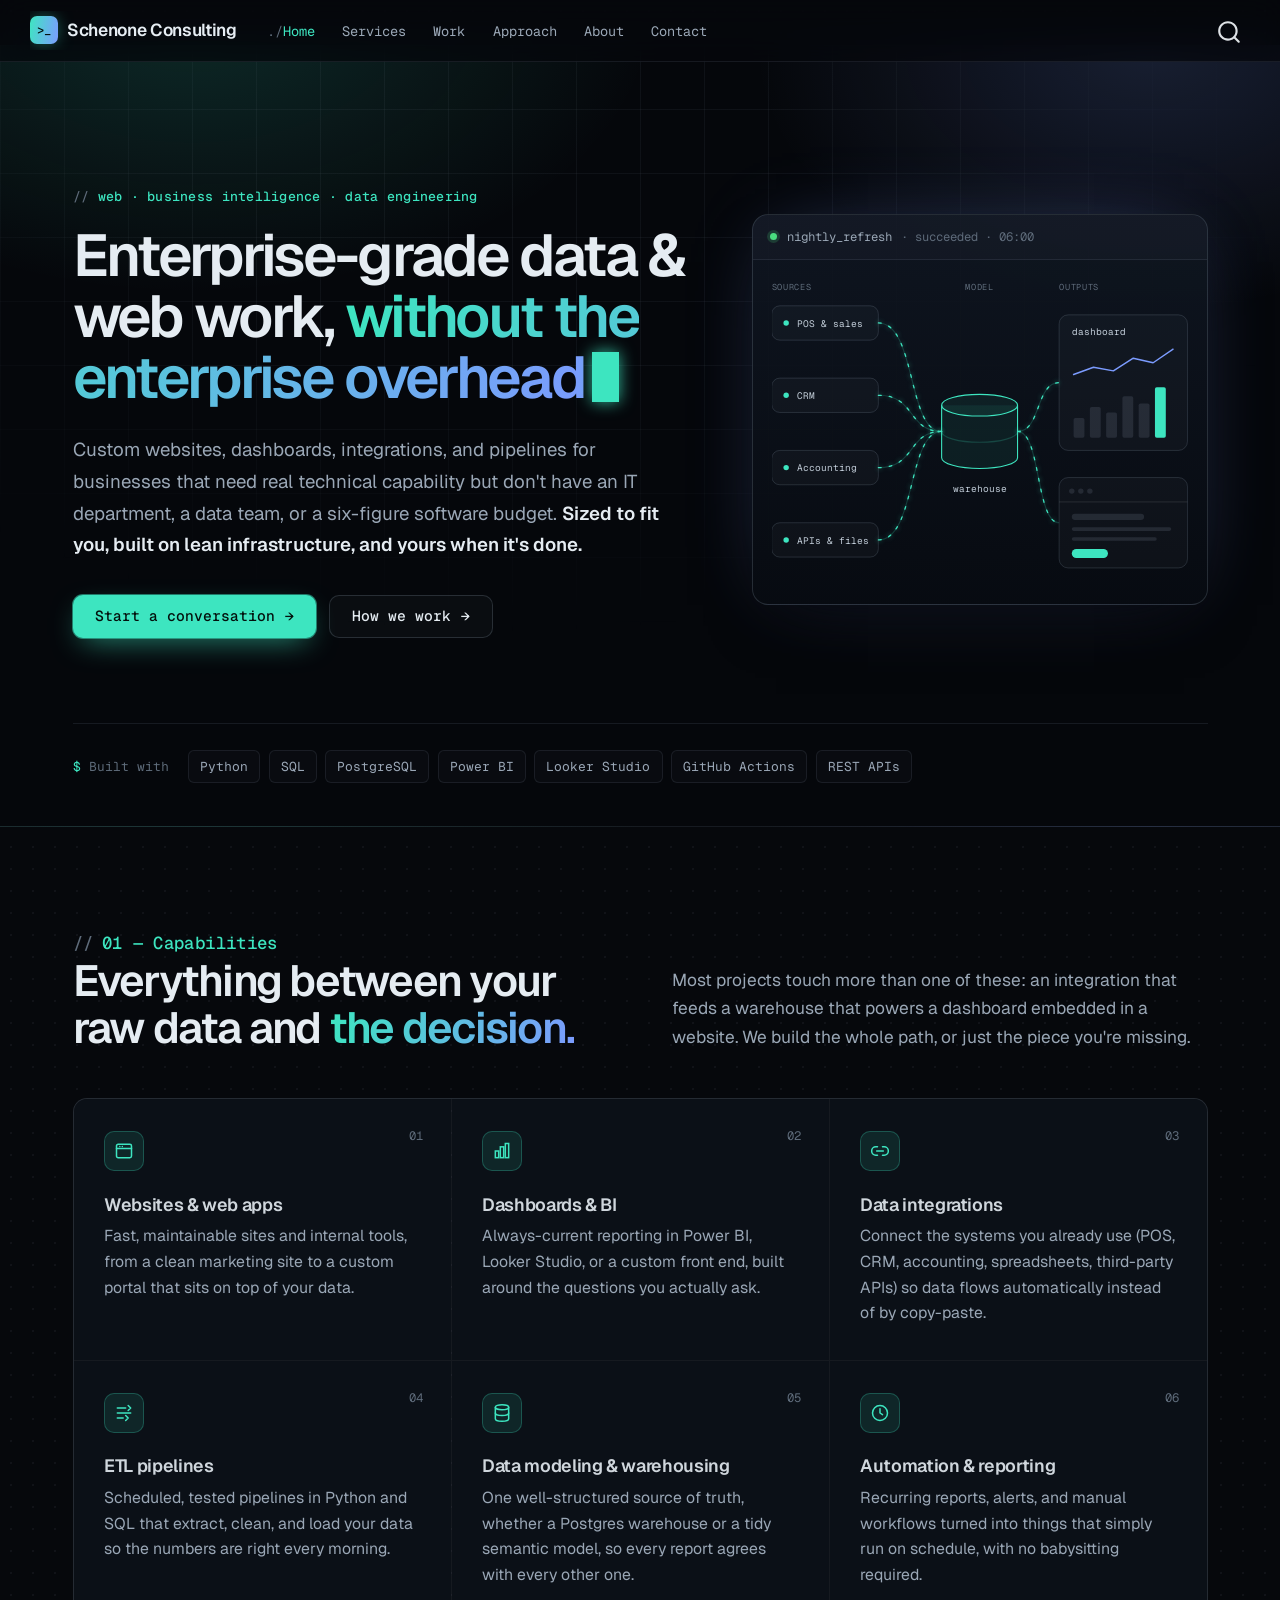
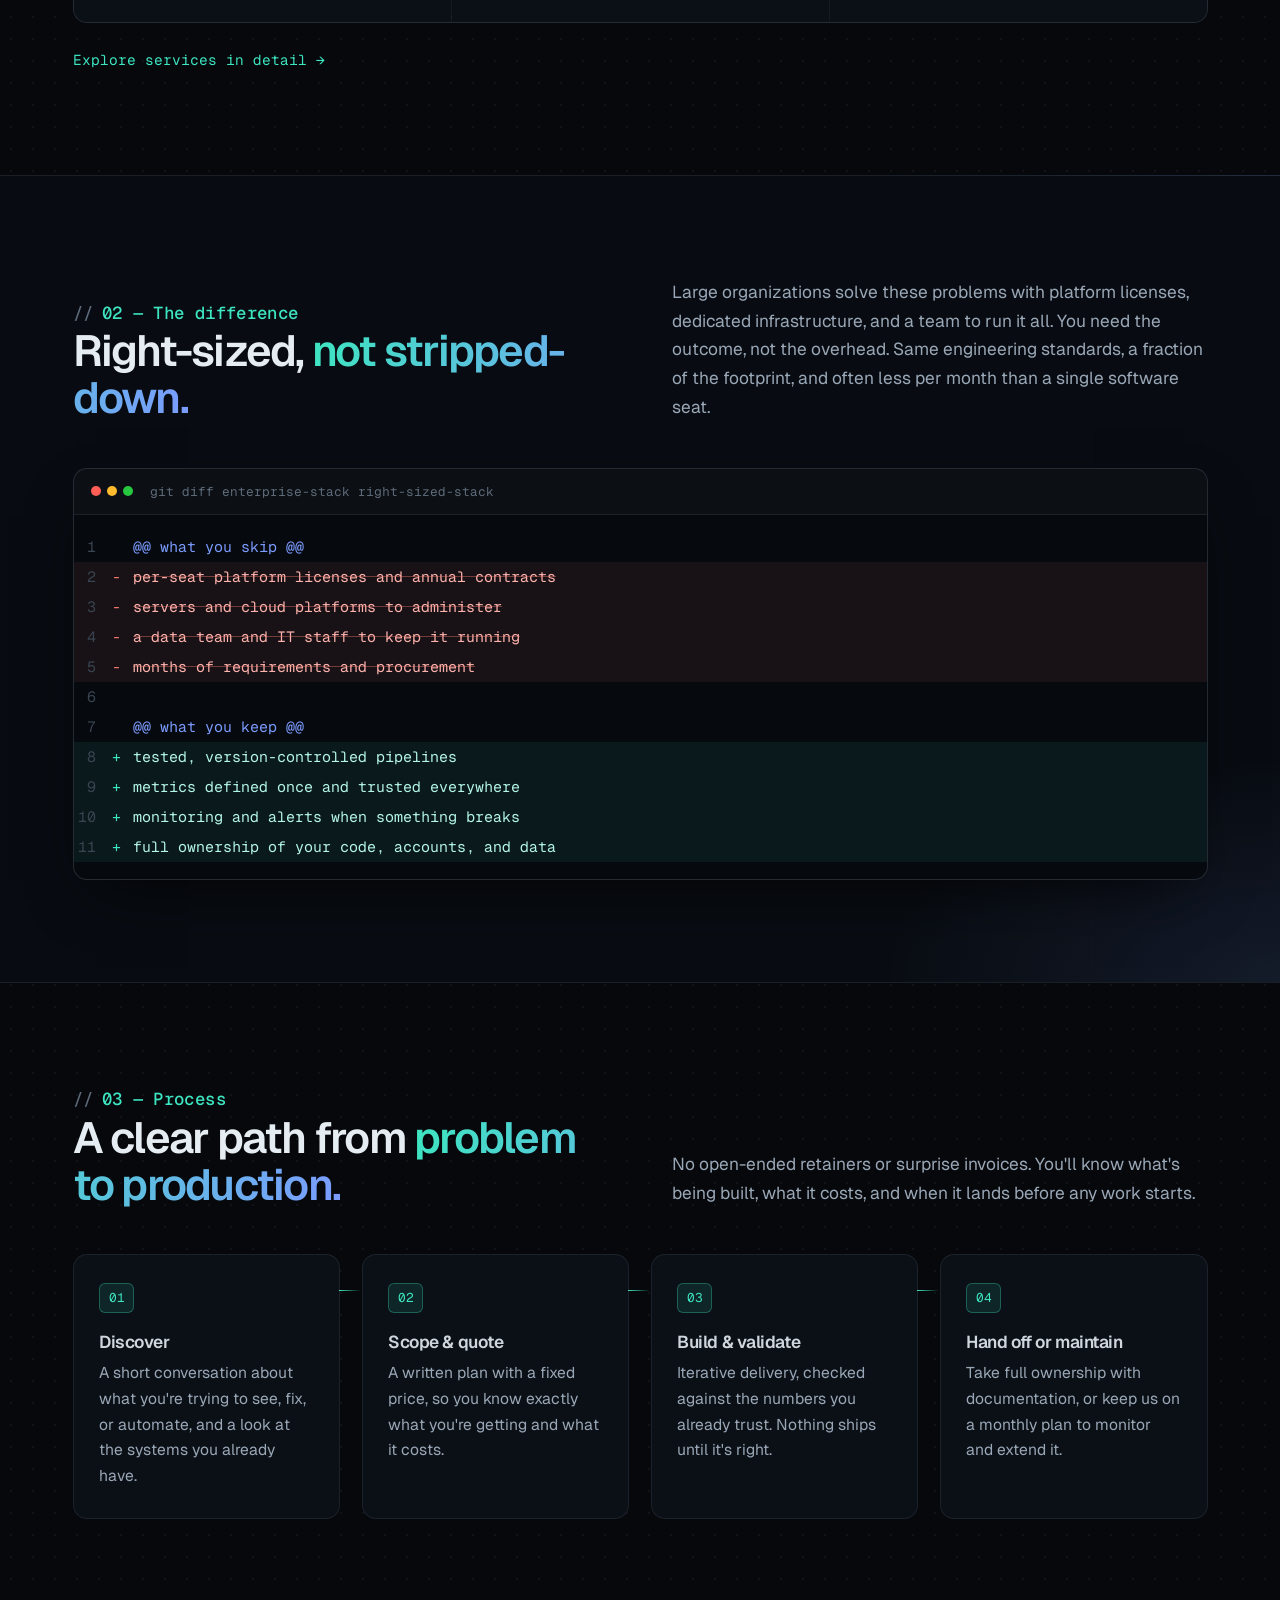
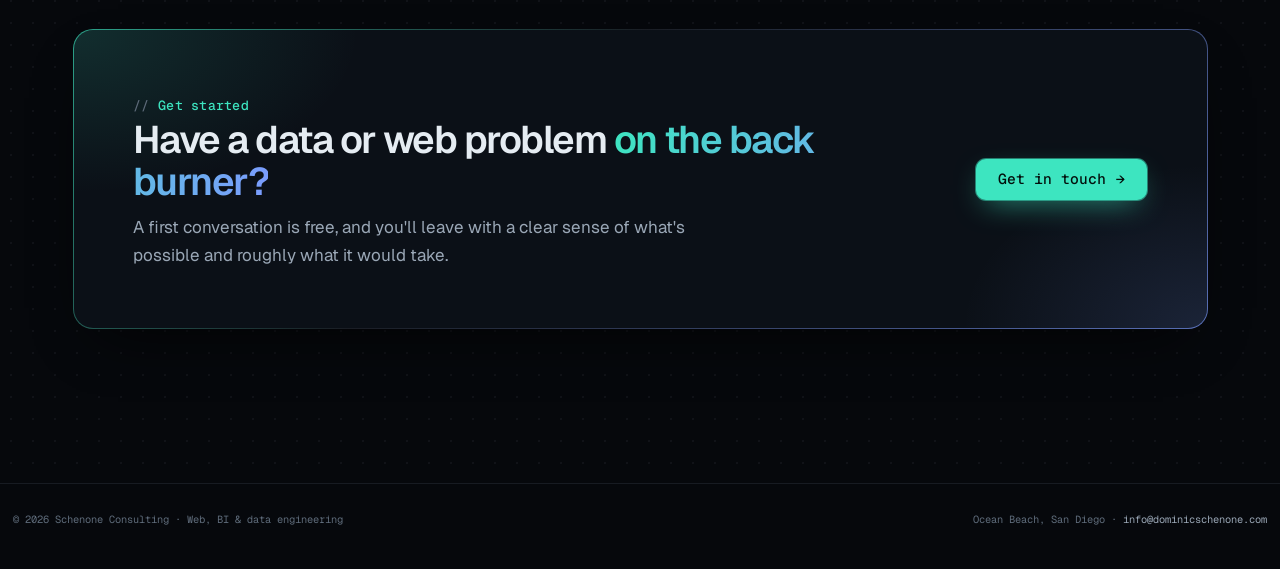
<file: docs/index.html>
<!DOCTYPE html>
<html xmlns="http://www.w3.org/1999/xhtml" lang="en" xml:lang="en"><head>

<meta charset="utf-8">
<meta name="generator" content="quarto-1.10.18">

<meta name="viewport" content="width=device-width, initial-scale=1.0, user-scalable=yes">

<meta name="description" content="Custom websites, dashboards, data integrations, and pipelines, without the enterprise overhead. San Diego based, remote clients welcome.">

<title>Schenone Consulting | Web, BI &amp; Data Engineering – Schenone Consulting</title>
<style>
/* Default styles provided by pandoc.
** See https://pandoc.org/MANUAL.html#variables-for-html for config info.
*/
span.smallcaps{font-variant: small-caps;}
div.columns{display: flex; gap: 1.5em;}
div.column{flex: auto;}
@media screen {
div.columns{gap: min(4vw, 1.5em);}
div.column{overflow-x: auto;}
}
div.hanging-indent{margin-left: 1.5em; text-indent: -1.5em;}
ul.task-list{list-style: none;}
ul.task-list li input[type="checkbox"] {
  width: 0.8em;
  margin: 0 0.8em 0.2em -1em; /* quarto-specific, see https://github.com/quarto-dev/quarto-cli/issues/4556 */ 
  vertical-align: middle;
}
</style>


<script src="site_libs/quarto-nav/quarto-nav.js"></script>
<script src="site_libs/quarto-nav/headroom.min.js"></script>
<script src="site_libs/clipboard/clipboard.min.js"></script>
<script src="site_libs/quarto-search/autocomplete.umd.js"></script>
<script src="site_libs/quarto-search/fuse.min.js"></script>
<script src="site_libs/quarto-search/quarto-search.js"></script>
<meta name="quarto:offset" content="./">
<link href="./favicon.svg" rel="icon" type="image/svg+xml">
<script src="site_libs/quarto-html/quarto.js" type="module"></script>
<script src="site_libs/quarto-html/tabsets/tabsets.js" type="module"></script>
<script src="site_libs/quarto-html/popper.min.js"></script>
<script src="site_libs/quarto-html/tippy.umd.min.js"></script>
<link href="site_libs/quarto-html/tippy.css" rel="stylesheet">
<link href="site_libs/quarto-html/quarto-syntax-highlighting-dark-b85bc7c33db8c58e0ec93c3465666fed.css" rel="stylesheet" id="quarto-text-highlighting-styles">
<script src="site_libs/bootstrap/bootstrap.min.js"></script>
<link href="site_libs/bootstrap/bootstrap-icons.css" rel="stylesheet">
<link href="site_libs/bootstrap/bootstrap-a83cbf62fba41aac237f2af41c0390dd.min.css" rel="stylesheet" append-hash="true" id="quarto-bootstrap" data-mode="dark">
<script id="quarto-search-options" type="application/json">{
  "location": "navbar",
  "copy-button": false,
  "collapse-after": 3,
  "panel-placement": "end",
  "type": "overlay",
  "limit": 50,
  "keyboard-shortcut": [
    "f",
    "/",
    "s"
  ],
  "show-item-context": false,
  "language": {
    "search-no-results-text": "No results",
    "search-matching-documents-text": "matching documents",
    "search-copy-link-title": "Copy link to search",
    "search-hide-matches-text": "Hide additional matches",
    "search-more-match-text": "more match in this document",
    "search-more-matches-text": "more matches in this document",
    "search-clear-button-title": "Clear",
    "search-text-placeholder": "",
    "search-detached-cancel-button-title": "Cancel",
    "search-submit-button-title": "Submit",
    "search-label": "Search"
  }
}</script>
<style>html{ scroll-behavior: smooth; }</style>
<link rel="preconnect" href="https://fonts.googleapis.com">
<link rel="preconnect" href="https://fonts.gstatic.com" crossorigin="">
<link href="https://fonts.googleapis.com/css2?family=Geist:wght@400;500;600;700&amp;family=Geist+Mono:wght@400;500&amp;display=swap" rel="stylesheet">
<meta name="theme-color" content="#06080c">
<!-- Root-relative paths: this file is included verbatim on pages in subfolders too (work/<project>/). -->
<link rel="apple-touch-icon" href="./apple-touch-icon.png">
<!-- Bump ?v= whenever styles.css changes so browsers and Cloudflare fetch the new file -->
<link rel="stylesheet" href="./styles.css?v=2026092804">


<meta property="og:title" content="Schenone Consulting | Web, BI &amp; Data Engineering">
<meta property="og:description" content="Custom websites, dashboards, data integrations, and pipelines, without the enterprise overhead. San Diego based, remote clients welcome.">
<meta property="og:image" content="https://dominicschenone.com/images/og-card.png">
<meta property="og:site_name" content="Schenone Consulting">
<meta property="og:image:height" content="630">
<meta property="og:image:width" content="1200">
<meta name="twitter:title" content="Schenone Consulting | Web, BI &amp; Data Engineering">
<meta name="twitter:description" content="Custom websites, dashboards, data integrations, and pipelines, without the enterprise overhead. San Diego based, remote clients welcome.">
<meta name="twitter:image" content="https://dominicschenone.com/images/og-card.png">
<meta name="twitter:card" content="summary_large_image">
<meta name="twitter:image-height" content="630">
<meta name="twitter:image-width" content="1200">
</head>

<body class="nav-fixed quarto-light">

<div id="quarto-search-results"></div>
  <header id="quarto-header" class="headroom fixed-top">
    <nav class="navbar navbar-expand-lg " data-bs-theme="dark">
      <div class="navbar-container container-fluid">
      <div class="navbar-brand-container mx-auto">
    <a class="navbar-brand" href="./index.html">
    <span class="navbar-title">Schenone Consulting</span>
    </a>
  </div>
            <div id="quarto-search" class="" title="Search"></div>
          <button class="navbar-toggler" type="button" data-bs-toggle="collapse" data-bs-target="#navbarCollapse" aria-controls="navbarCollapse" role="menu" aria-expanded="false" aria-label="Toggle navigation" onclick="if (window.quartoToggleHeadroom) { window.quartoToggleHeadroom(); }">
  <span class="navbar-toggler-icon"></span>
</button>
          <div class="collapse navbar-collapse" id="navbarCollapse">
            <ul class="navbar-nav navbar-nav-scroll me-auto">
  <li class="nav-item">
    <a class="nav-link active" href="./index.html" aria-current="page"> 
<span class="menu-text">Home</span></a>
  </li>  
  <li class="nav-item">
    <a class="nav-link" href="./services.html"> 
<span class="menu-text">Services</span></a>
  </li>  
  <li class="nav-item">
    <a class="nav-link" href="./work.html"> 
<span class="menu-text">Work</span></a>
  </li>  
  <li class="nav-item">
    <a class="nav-link" href="./approach.html"> 
<span class="menu-text">Approach</span></a>
  </li>  
  <li class="nav-item">
    <a class="nav-link" href="./about.html"> 
<span class="menu-text">About</span></a>
  </li>  
  <li class="nav-item">
    <a class="nav-link" href="./contact.html"> 
<span class="menu-text">Contact</span></a>
  </li>  
</ul>
          </div> <!-- /navcollapse -->
            <div class="quarto-navbar-tools">
</div>
      </div> <!-- /container-fluid -->
    </nav>
</header>
<!-- content -->
<div id="quarto-content" class="quarto-container page-columns page-rows-contents page-layout-full page-navbar">
<!-- sidebar -->
<!-- margin-sidebar -->
    
<!-- main -->
<main class="content column-page" id="quarto-document-content"><header id="title-block-header" class="quarto-title-block"></header>




<div class="hero">
  <div class="hero-grid">
    <div class="hero-copy">
      <p class="eyebrow">web · business intelligence · data engineering</p>
      <h1>Enterprise-grade data &amp; web work, <em>without the enterprise overhead</em><span class="cursor"></span></h1>
      <p class="lede">Custom websites, dashboards, integrations, and pipelines for businesses that need real technical capability but don't have an IT department, a data team, or a six-figure software budget. <strong>Sized to fit you, built on lean infrastructure, and yours when it's done.</strong></p>
      <div class="hero-actions">
        <a class="btn-cta" href="contact.html">Start a conversation</a>
        <a class="btn-ghost" href="approach.html">How we work</a>
      </div>
    </div>

    <div class="hero-visual" aria-hidden="true">
      <div class="pv">
        <div class="pv-bar"><span class="pv-dot"></span>nightly_refresh <span class="pv-muted">· succeeded · 06:00</span></div>
        <svg viewbox="0 0 460 340">
          <text class="pv-cap" x="0" y="12">Sources</text>
          <text class="pv-cap" x="230" y="12" text-anchor="middle">Model</text>
          <text class="pv-cap" x="318" y="12">Outputs</text>

          <!-- wires -->
          <path class="pv-wire" d="M118,49 C160,49 150,169 188,169"></path>
          <path class="pv-wire" d="M118,129 C160,129 150,169 188,169"></path>
          <path class="pv-wire" d="M118,209 C160,209 150,169 188,169"></path>
          <path class="pv-wire" d="M118,289 C160,289 150,169 188,169"></path>
          <path class="pv-wire" d="M272,169 C298,169 292,115 318,115"></path>
          <path class="pv-wire" d="M272,169 C298,169 292,270 318,270"></path>
          <path class="pv-flow" d="M118,49 C160,49 150,169 188,169"></path>
          <path class="pv-flow" d="M118,129 C160,129 150,169 188,169"></path>
          <path class="pv-flow" d="M118,209 C160,209 150,169 188,169"></path>
          <path class="pv-flow" d="M118,289 C160,289 150,169 188,169"></path>
          <path class="pv-flow" d="M272,169 C298,169 292,115 318,115"></path>
          <path class="pv-flow" d="M272,169 C298,169 292,270 318,270"></path>

          <!-- sources -->
          <rect class="pv-node" x="0" y="30" width="118" height="38" rx="9"></rect>
          <rect class="pv-node" x="0" y="110" width="118" height="38" rx="9"></rect>
          <rect class="pv-node" x="0" y="190" width="118" height="38" rx="9"></rect>
          <rect class="pv-node" x="0" y="270" width="118" height="38" rx="9"></rect>
          <circle class="pv-mint" cx="16" cy="49" r="3"></circle>
          <circle class="pv-mint" cx="16" cy="129" r="3"></circle>
          <circle class="pv-mint" cx="16" cy="209" r="3"></circle>
          <circle class="pv-mint" cx="16" cy="289" r="3"></circle>
          <text class="pv-label" x="28" y="53">POS &amp; sales</text>
          <text class="pv-label" x="28" y="133">CRM</text>
          <text class="pv-label" x="28" y="213">Accounting</text>
          <text class="pv-label" x="28" y="293">APIs &amp; files</text>

          <!-- warehouse -->
          <path class="pv-db" d="M188,140 V198 A42,12 0 0 0 272,198 V140"></path>
          <ellipse class="pv-db" cx="230" cy="140" rx="42" ry="12"></ellipse>
          <path class="pv-wire" d="M188,169 A42,12 0 0 0 272,169"></path>
          <text class="pv-label" x="230" y="236" text-anchor="middle">warehouse</text>

          <!-- dashboard -->
          <rect class="pv-node" x="318" y="40" width="142" height="150" rx="10"></rect>
          <text class="pv-label" x="332" y="62">dashboard</text>
          <polyline class="pv-line" points="334,106 356,98 378,102 400,88 422,93 444,78"></polyline>
          <rect class="pv-soft" x="334" y="154" width="12" height="22" rx="2"></rect>
          <rect class="pv-soft" x="352" y="142" width="12" height="34" rx="2"></rect>
          <rect class="pv-soft" x="370" y="148" width="12" height="28" rx="2"></rect>
          <rect class="pv-soft" x="388" y="130" width="12" height="46" rx="2"></rect>
          <rect class="pv-soft" x="406" y="138" width="12" height="38" rx="2"></rect>
          <rect class="pv-mint" x="424" y="120" width="12" height="56" rx="2"></rect>

          <!-- website -->
          <rect class="pv-node" x="318" y="220" width="142" height="100" rx="10"></rect>
          <circle class="pv-soft" cx="332" cy="235" r="3"></circle>
          <circle class="pv-soft" cx="342" cy="235" r="3"></circle>
          <circle class="pv-soft" cx="352" cy="235" r="3"></circle>
          <line x1="318" y1="247" x2="460" y2="247" stroke="rgba(255,255,255,0.12)"></line>
          <rect class="pv-soft" x="332" y="260" width="80" height="7" rx="3.5"></rect>
          <rect class="pv-soft" x="332" y="275" width="110" height="4" rx="2"></rect>
          <rect class="pv-soft" x="332" y="286" width="94" height="4" rx="2"></rect>
          <rect class="pv-mint" x="332" y="299" width="40" height="10" rx="5"></rect>
        </svg>
      </div>
    </div>
  </div>

  <div class="stack-strip">
    <span class="label">Built with</span>
    <span>Python</span><span>SQL</span><span>PostgreSQL</span><span>Power BI</span><span>Looker Studio</span><span>GitHub Actions</span><span>REST APIs</span>
  </div>
</div>
<div class="block">
<div class="section-head">
  <div>
    <p class="eyebrow">01 — Capabilities</p>
    <h2>Everything between your raw data and <em>the decision.</em></h2>
  </div>
  <p>Most projects touch more than one of these: an integration that feeds a warehouse that powers a dashboard embedded in a website. We build the whole path, or just the piece you're missing.</p>
</div>

<div class="ruled">
  <div class="cell">
    <span class="idx">01</span>
    <div class="icon"><svg width="20" height="20" viewbox="0 0 24 24" fill="none" stroke="currentColor" stroke-width="1.8" stroke-linecap="round" stroke-linejoin="round"><rect x="3" y="4" width="18" height="16" rx="2"></rect><path d="M3 9h18"></path><path d="M7 6.5h.01"></path><path d="M10 6.5h.01"></path></svg></div>
    <h3>Websites &amp; web apps</h3>
    <p>Fast, maintainable sites and internal tools, from a clean marketing site to a custom portal that sits on top of your data.</p>
  </div>
  <div class="cell">
    <span class="idx">02</span>
    <div class="icon"><svg width="20" height="20" viewbox="0 0 24 24" fill="none" stroke="currentColor" stroke-width="1.8" stroke-linecap="round"><rect x="4" y="12" width="4" height="8"></rect><rect x="10" y="7" width="4" height="13"></rect><rect x="16" y="3" width="4" height="17"></rect></svg></div>
    <h3>Dashboards &amp; BI</h3>
    <p>Always-current reporting in Power BI, Looker Studio, or a custom front end, built around the questions you actually ask.</p>
  </div>
  <div class="cell">
    <span class="idx">03</span>
    <div class="icon"><svg width="20" height="20" viewbox="0 0 24 24" fill="none" stroke="currentColor" stroke-width="1.8" stroke-linecap="round" stroke-linejoin="round"><path d="M9 17H7A5 5 0 0 1 7 7h2"></path><path d="M15 7h2a5 5 0 1 1 0 10h-2"></path><path d="M8 12h8"></path></svg></div>
    <h3>Data integrations</h3>
    <p>Connect the systems you already use (POS, CRM, accounting, spreadsheets, third-party APIs) so data flows automatically instead of by copy-paste.</p>
  </div>
  <div class="cell">
    <span class="idx">04</span>
    <div class="icon"><svg width="20" height="20" viewbox="0 0 24 24" fill="none" stroke="currentColor" stroke-width="1.8" stroke-linecap="round" stroke-linejoin="round"><path d="M4 6h10"></path><path d="M4 12h16"></path><path d="M4 18h7"></path><path d="M17 3l3 3-3 3"></path><path d="M14 15l3 3-3 3"></path></svg></div>
    <h3>ETL pipelines</h3>
    <p>Scheduled, tested pipelines in Python and SQL that extract, clean, and load your data so the numbers are right every morning.</p>
  </div>
  <div class="cell">
    <span class="idx">05</span>
    <div class="icon"><svg width="20" height="20" viewbox="0 0 24 24" fill="none" stroke="currentColor" stroke-width="1.8" stroke-linecap="round" stroke-linejoin="round"><ellipse cx="12" cy="5" rx="8" ry="3"></ellipse><path d="M4 5v14c0 1.7 3.6 3 8 3s8-1.3 8-3V5"></path><path d="M4 12c0 1.7 3.6 3 8 3s8-1.3 8-3"></path></svg></div>
    <h3>Data modeling &amp; warehousing</h3>
    <p>One well-structured source of truth, whether a Postgres warehouse or a tidy semantic model, so every report agrees with every other one.</p>
  </div>
  <div class="cell">
    <span class="idx">06</span>
    <div class="icon"><svg width="20" height="20" viewbox="0 0 24 24" fill="none" stroke="currentColor" stroke-width="1.8" stroke-linecap="round" stroke-linejoin="round"><circle cx="12" cy="12" r="9"></circle><path d="M12 7v5l3 2"></path></svg></div>
    <h3>Automation &amp; reporting</h3>
    <p>Recurring reports, alerts, and manual workflows turned into things that simply run on schedule, with no babysitting required.</p>
  </div>
</div>

<a class="more-link" href="services.html">Explore services in detail</a>
</div>
<div class="band-dark">
  <div class="section-head">
    <div>
      <p class="eyebrow">02 — The difference</p>
      <h2>Right-sized, <em>not stripped-down.</em></h2>
    </div>
    <p>Large organizations solve these problems with platform licenses, dedicated infrastructure, and a team to run it all. You need the outcome, not the overhead. Same engineering standards, a fraction of the footprint, and often less per month than a single software seat.</p>
  </div>
  <div class="terminal" role="img" aria-label="Comparison: enterprise stack items removed, right-sized stack items added">
    <div class="term-bar"><span class="term-dots"><i></i><i></i><i></i></span><span>git diff enterprise-stack right-sized-stack</span></div>
    <div class="term-body">
      <div class="ln hunk" data-n="1"><span class="sign"></span><span class="txt">@@ what you skip @@</span></div>
      <div class="ln del" data-n="2"><span class="sign">-</span><span class="txt">per-seat platform licenses and annual contracts</span></div>
      <div class="ln del" data-n="3"><span class="sign">-</span><span class="txt">servers and cloud platforms to administer</span></div>
      <div class="ln del" data-n="4"><span class="sign">-</span><span class="txt">a data team and IT staff to keep it running</span></div>
      <div class="ln del" data-n="5"><span class="sign">-</span><span class="txt">months of requirements and procurement</span></div>
      <div class="ln cm" data-n="6"><span class="sign"></span><span class="txt">&nbsp;</span></div>
      <div class="ln hunk" data-n="7"><span class="sign"></span><span class="txt">@@ what you keep @@</span></div>
      <div class="ln add" data-n="8"><span class="sign">+</span><span class="txt">tested, version-controlled pipelines</span></div>
      <div class="ln add" data-n="9"><span class="sign">+</span><span class="txt">metrics defined once and trusted everywhere</span></div>
      <div class="ln add" data-n="10"><span class="sign">+</span><span class="txt">monitoring and alerts when something breaks</span></div>
      <div class="ln add" data-n="11"><span class="sign">+</span><span class="txt">full ownership of your code, accounts, and data</span></div>
    </div>
  </div>
</div>
<div class="block">
<div class="section-head">
  <div>
    <p class="eyebrow">03 — Process</p>
    <h2>A clear path from <em>problem to production.</em></h2>
  </div>
  <p>No open-ended retainers or surprise invoices. You'll know what's being built, what it costs, and when it lands before any work starts.</p>
</div>

<div class="steps">
  <div class="step">
    <span class="num">01</span>
    <h3>Discover</h3>
    <p>A short conversation about what you're trying to see, fix, or automate, and a look at the systems you already have.</p>
  </div>
  <div class="step">
    <span class="num">02</span>
    <h3>Scope &amp; quote</h3>
    <p>A written plan with a fixed price, so you know exactly what you're getting and what it costs.</p>
  </div>
  <div class="step">
    <span class="num">03</span>
    <h3>Build &amp; validate</h3>
    <p>Iterative delivery, checked against the numbers you already trust. Nothing ships until it's right.</p>
  </div>
  <div class="step">
    <span class="num">04</span>
    <h3>Hand off or maintain</h3>
    <p>Take full ownership with documentation, or keep us on a monthly plan to monitor and extend it.</p>
  </div>
</div>

<div class="cta-panel">
  <div>
    <p class="eyebrow">Get started</p>
    <h2>Have a data or web problem <em>on the back burner?</em></h2>
    <p>A first conversation is free, and you'll leave with a clear sense of what's possible and roughly what it would take.</p>
  </div>
  <a class="btn-cta" href="contact.html">Get in touch</a>
</div>
</div>



</main> <!-- /main -->
<script>
  // Interior pages: add a "~/page" path label above the Quarto title.
  // Case studies read "~/work/<project>" and keep "Work" highlighted in the nav.
  (function () {
    var title = document.querySelector("#title-block-header h1.title");
    if (!title) return;
    var parts = location.pathname.replace(/\/index\.html$|\/$/, "").split("/").filter(Boolean);
    var page = (parts.length ? parts.join("/") : "index").replace(/\.html$/, "");
    var p = document.createElement("p");
    p.className = "eyebrow path";
    p.textContent = page;
    title.parentNode.insertBefore(p, title);

    if (parts[0] === "work" && parts.length > 1) {
      var work = document.querySelector('.navbar-nav a.nav-link[href$="work.html"]');
      if (work) work.classList.add("active");
    }
  })();

  // Case-study embeds: load the live site only when asked (keeps pages fast).
  // Small screens open it in a new tab instead of a cramped iframe.
  (function () {
    document.querySelectorAll(".project-embed-frame").forEach(function (frame) {
      var button = frame.querySelector(".project-embed-launch");
      if (!button) return;
      button.addEventListener("click", function () {
        var src = frame.getAttribute("data-src");
        if (window.matchMedia("(max-width: 700px)").matches) {
          window.open(src, "_blank", "noopener");
          return;
        }
        var iframe = document.createElement("iframe");
        iframe.src = src;
        iframe.title = frame.getAttribute("data-title") || "Live project";
        iframe.loading = "eager";
        frame.innerHTML = "";
        frame.appendChild(iframe);
      });
    });
  })();

  // Fade content in as it scrolls into view. Only arms when JS runs and motion is allowed,
  // so the page is fully visible without it.
  (function () {
    if (!("IntersectionObserver" in window)) return;
    if (window.matchMedia("(prefers-reduced-motion: reduce)").matches) return;
    var targets = document.querySelectorAll(
      ".section-head, .ruled, .work-card, .steps > *, .service-row, .plan, .viz-card, .compare, .terminal, .cta-panel, .about-grid, .quote, .facts, .contact-grid > *, .project-shots > *, .project-embed"
    );
    document.documentElement.classList.add("js-reveal");
    var io = new IntersectionObserver(function (entries) {
      entries.forEach(function (e) {
        if (e.isIntersecting) { e.target.classList.add("is-visible"); io.unobserve(e.target); }
      });
    }, { rootMargin: "0px 0px -8% 0px", threshold: 0.08 });
    targets.forEach(function (el, i) {
      el.classList.add("reveal");
      el.style.transitionDelay = (i % 4) * 60 + "ms";
      io.observe(el);
    });
  })();
</script>
<script id="quarto-html-after-body" type="application/javascript">
  window.document.addEventListener("DOMContentLoaded", function (event) {
    const isCodeAnnotation = (el) => {
      for (const clz of el.classList) {
        if (clz.startsWith('code-annotation-')) {                     
          return true;
        }
      }
      return false;
    }
    const onCopySuccess = function(e) {
      // button target
      const button = e.trigger;
      // don't keep focus
      button.blur();
      // flash "checked"
      button.classList.add('code-copy-button-checked');
      var currentTitle = button.getAttribute("title");
      button.setAttribute("title", "Copied!");
      let tooltip;
      if (window.bootstrap) {
        button.setAttribute("data-bs-toggle", "tooltip");
        button.setAttribute("data-bs-placement", "left");
        button.setAttribute("data-bs-title", "Copied!");
        tooltip = new bootstrap.Tooltip(button, 
          { trigger: "manual", 
            customClass: "code-copy-button-tooltip",
            offset: [0, -8]});
        tooltip.show();    
      }
      setTimeout(function() {
        if (tooltip) {
          tooltip.hide();
          button.removeAttribute("data-bs-title");
          button.removeAttribute("data-bs-toggle");
          button.removeAttribute("data-bs-placement");
        }
        button.setAttribute("title", currentTitle);
        button.classList.remove('code-copy-button-checked');
      }, 1000);
      // clear code selection
      e.clearSelection();
    }
    const getTextToCopy = function(trigger) {
      const outerScaffold = trigger.parentElement.cloneNode(true);
      const codeEl = outerScaffold.querySelector('code');
      for (const childEl of codeEl.children) {
        if (isCodeAnnotation(childEl)) {
          childEl.remove();
        }
      }
      return codeEl.innerText;
    }
    const clipboard = new window.ClipboardJS('.code-copy-button:not([data-in-quarto-modal])', {
      text: getTextToCopy
    });
    clipboard.on('success', onCopySuccess);
    if (window.document.getElementById('quarto-embedded-source-code-modal')) {
      const clipboardModal = new window.ClipboardJS('.code-copy-button[data-in-quarto-modal]', {
        text: getTextToCopy,
        container: window.document.getElementById('quarto-embedded-source-code-modal')
      });
      clipboardModal.on('success', onCopySuccess);
    }
      var localhostRegex = new RegExp(/^(?:http|https):\/\/localhost\:?[0-9]*\//);
      var mailtoRegex = new RegExp(/^mailto:/);
        var filterRegex = new RegExp("https:\/\/dominicschenone\.com");
      var isInternal = (href) => {
          return filterRegex.test(href) || localhostRegex.test(href) || mailtoRegex.test(href);
      }
      // Inspect non-navigation links and adorn them if external
     var links = window.document.querySelectorAll('a[href]:not(.nav-link):not(.navbar-brand):not(.toc-action):not(.sidebar-link):not(.sidebar-item-toggle):not(.pagination-link):not(.no-external):not([aria-hidden]):not(.dropdown-item):not(.quarto-navigation-tool):not(.about-link)');
      for (var i=0; i<links.length; i++) {
        const link = links[i];
        if (!isInternal(link.href)) {
          // undo the damage that might have been done by quarto-nav.js in the case of
          // links that we want to consider external
          if (link.dataset.originalHref !== undefined) {
            link.href = link.dataset.originalHref;
          }
        }
      }
    function tippyHover(el, contentFn, onTriggerFn, onUntriggerFn) {
      const config = {
        allowHTML: true,
        maxWidth: 500,
        delay: 100,
        arrow: false,
        appendTo: function(el) {
            return el.parentElement;
        },
        interactive: true,
        interactiveBorder: 10,
        theme: 'quarto',
        placement: 'bottom-start',
      };
      if (contentFn) {
        config.content = contentFn;
      }
      if (onTriggerFn) {
        config.onTrigger = onTriggerFn;
      }
      if (onUntriggerFn) {
        config.onUntrigger = onUntriggerFn;
      }
      window.tippy(el, config); 
    }
    const noterefs = window.document.querySelectorAll('a[role="doc-noteref"]');
    for (var i=0; i<noterefs.length; i++) {
      const ref = noterefs[i];
      tippyHover(ref, function() {
        // use id or data attribute instead here
        let href = ref.getAttribute('data-footnote-href') || ref.getAttribute('href');
        try { href = new URL(href).hash; } catch {}
        const id = href.replace(/^#\/?/, "");
        const note = window.document.getElementById(id);
        if (note) {
          return note.innerHTML;
        } else {
          return "";
        }
      });
    }
    const xrefs = window.document.querySelectorAll('a.quarto-xref');
    const processXRef = (id, note) => {
      // Strip column container classes
      const stripColumnClz = (el) => {
        el.classList.remove("page-full", "page-columns");
        if (el.children) {
          for (const child of el.children) {
            stripColumnClz(child);
          }
        }
      }
      stripColumnClz(note)
      if (id === null || id.startsWith('sec-')) {
        // Special case sections, only their first couple elements
        const container = document.createElement("div");
        if (note.children && note.children.length > 2) {
          container.appendChild(note.children[0].cloneNode(true));
          for (let i = 1; i < note.children.length; i++) {
            const child = note.children[i];
            if (child.tagName === "P" && child.innerText === "") {
              continue;
            } else {
              container.appendChild(child.cloneNode(true));
              break;
            }
          }
          if (window.Quarto?.typesetMath) {
            window.Quarto.typesetMath(container);
          }
          return container.innerHTML
        } else {
          if (window.Quarto?.typesetMath) {
            window.Quarto.typesetMath(note);
          }
          return note.innerHTML;
        }
      } else {
        // Remove any anchor links if they are present
        const anchorLink = note.querySelector('a.anchorjs-link');
        if (anchorLink) {
          anchorLink.remove();
        }
        if (window.Quarto?.typesetMath) {
          window.Quarto.typesetMath(note);
        }
        if (note.classList.contains("callout")) {
          return note.outerHTML;
        } else {
          return note.innerHTML;
        }
      }
    }
    for (var i=0; i<xrefs.length; i++) {
      const xref = xrefs[i];
      tippyHover(xref, undefined, function(instance) {
        instance.disable();
        let url = xref.getAttribute('href');
        let hash = undefined; 
        if (url.startsWith('#')) {
          hash = url;
        } else {
          try { hash = new URL(url).hash; } catch {}
        }
        if (hash) {
          const id = hash.replace(/^#\/?/, "");
          const note = window.document.getElementById(id);
          if (note !== null) {
            try {
              const html = processXRef(id, note.cloneNode(true));
              instance.setContent(html);
            } finally {
              instance.enable();
              instance.show();
            }
          } else {
            // See if we can fetch this
            fetch(url.split('#')[0])
            .then(res => res.text())
            .then(html => {
              const parser = new DOMParser();
              const htmlDoc = parser.parseFromString(html, "text/html");
              const note = htmlDoc.getElementById(id);
              if (note !== null) {
                const html = processXRef(id, note);
                instance.setContent(html);
              } 
            }).finally(() => {
              instance.enable();
              instance.show();
            });
          }
        } else {
          // See if we can fetch a full url (with no hash to target)
          // This is a special case and we should probably do some content thinning / targeting
          fetch(url)
          .then(res => res.text())
          .then(html => {
            const parser = new DOMParser();
            const htmlDoc = parser.parseFromString(html, "text/html");
            const note = htmlDoc.querySelector('main.content');
            if (note !== null) {
              // This should only happen for chapter cross references
              // (since there is no id in the URL)
              // remove the first header
              if (note.children.length > 0 && note.children[0].tagName === "HEADER") {
                note.children[0].remove();
              }
              const html = processXRef(null, note);
              instance.setContent(html);
            } 
          }).finally(() => {
            instance.enable();
            instance.show();
          });
        }
      }, function(instance) {
      });
    }
        let selectedAnnoteEl;
        const selectorForAnnotation = ( cell, annotation) => {
          let cellAttr = 'data-code-cell="' + cell + '"';
          let lineAttr = 'data-code-annotation="' +  annotation + '"';
          const selector = 'span[' + cellAttr + '][' + lineAttr + ']';
          return selector;
        }
        const selectCodeLines = (annoteEl) => {
          const doc = window.document;
          const targetCell = annoteEl.getAttribute("data-target-cell");
          const targetAnnotation = annoteEl.getAttribute("data-target-annotation");
          const annoteSpan = window.document.querySelector(selectorForAnnotation(targetCell, targetAnnotation));
          const lines = annoteSpan.getAttribute("data-code-lines").split(",");
          const lineIds = lines.map((line) => {
            return targetCell + "-" + line;
          })
          let top = null;
          let height = null;
          let parent = null;
          if (lineIds.length > 0) {
              //compute the position of the single el (top and bottom and make a div)
              const el = window.document.getElementById(lineIds[0]);
              top = el.offsetTop;
              height = el.offsetHeight;
              parent = el.parentElement.parentElement;
            if (lineIds.length > 1) {
              const lastEl = window.document.getElementById(lineIds[lineIds.length - 1]);
              const bottom = lastEl.offsetTop + lastEl.offsetHeight;
              height = bottom - top;
            }
            if (top !== null && height !== null && parent !== null) {
              // cook up a div (if necessary) and position it 
              let div = window.document.getElementById("code-annotation-line-highlight");
              if (div === null) {
                div = window.document.createElement("div");
                div.setAttribute("id", "code-annotation-line-highlight");
                div.style.position = 'absolute';
                parent.appendChild(div);
              }
              div.style.top = top - 2 + "px";
              div.style.height = height + 4 + "px";
              div.style.left = 0;
              let gutterDiv = window.document.getElementById("code-annotation-line-highlight-gutter");
              if (gutterDiv === null) {
                gutterDiv = window.document.createElement("div");
                gutterDiv.setAttribute("id", "code-annotation-line-highlight-gutter");
                gutterDiv.style.position = 'absolute';
                const codeCell = window.document.getElementById(targetCell);
                const gutter = codeCell.querySelector('.code-annotation-gutter');
                gutter.appendChild(gutterDiv);
              }
              gutterDiv.style.top = top - 2 + "px";
              gutterDiv.style.height = height + 4 + "px";
            }
            selectedAnnoteEl = annoteEl;
          }
        };
        const unselectCodeLines = () => {
          const elementsIds = ["code-annotation-line-highlight", "code-annotation-line-highlight-gutter"];
          elementsIds.forEach((elId) => {
            const div = window.document.getElementById(elId);
            if (div) {
              div.remove();
            }
          });
          selectedAnnoteEl = undefined;
        };
          // Handle positioning of the toggle
      window.addEventListener(
        "resize",
        throttle(() => {
          elRect = undefined;
          if (selectedAnnoteEl) {
            selectCodeLines(selectedAnnoteEl);
          }
        }, 10)
      );
      function throttle(fn, ms) {
      let throttle = false;
      let timer;
        return (...args) => {
          if(!throttle) { // first call gets through
              fn.apply(this, args);
              throttle = true;
          } else { // all the others get throttled
              if(timer) clearTimeout(timer); // cancel #2
              timer = setTimeout(() => {
                fn.apply(this, args);
                timer = throttle = false;
              }, ms);
          }
        };
      }
        // Attach click handler to the DT
        const annoteDls = window.document.querySelectorAll('dt[data-target-cell]');
        for (const annoteDlNode of annoteDls) {
          annoteDlNode.addEventListener('click', (event) => {
            const clickedEl = event.target;
            if (clickedEl !== selectedAnnoteEl) {
              unselectCodeLines();
              const activeEl = window.document.querySelector('dt[data-target-cell].code-annotation-active');
              if (activeEl) {
                activeEl.classList.remove('code-annotation-active');
              }
              selectCodeLines(clickedEl);
              clickedEl.classList.add('code-annotation-active');
            } else {
              // Unselect the line
              unselectCodeLines();
              clickedEl.classList.remove('code-annotation-active');
            }
          });
        }
    const findCites = (el) => {
      const parentEl = el.parentElement;
      if (parentEl) {
        const cites = parentEl.dataset.cites;
        if (cites) {
          return {
            el,
            cites: cites.split(' ')
          };
        } else {
          return findCites(el.parentElement)
        }
      } else {
        return undefined;
      }
    };
    var bibliorefs = window.document.querySelectorAll('a[role="doc-biblioref"]');
    for (var i=0; i<bibliorefs.length; i++) {
      const ref = bibliorefs[i];
      const citeInfo = findCites(ref);
      if (citeInfo) {
        tippyHover(citeInfo.el, function() {
          var popup = window.document.createElement('div');
          citeInfo.cites.forEach(function(cite) {
            var citeDiv = window.document.createElement('div');
            citeDiv.classList.add('hanging-indent');
            citeDiv.classList.add('csl-entry');
            var biblioDiv = window.document.getElementById('ref-' + cite);
            if (biblioDiv) {
              citeDiv.innerHTML = biblioDiv.innerHTML;
            }
            popup.appendChild(citeDiv);
          });
          return popup.innerHTML;
        });
      }
    }
  });
  </script>
</div> <!-- /content -->
<footer class="footer">
  <div class="nav-footer">
    <div class="nav-footer-left">
<p>© 2026 Schenone Consulting · Web, BI &amp; data engineering</p>
</div>   
    <div class="nav-footer-center">
      &nbsp;
    </div>
    <div class="nav-footer-right">
<p>Ocean Beach, San Diego · <a href="mailto:info@dominicschenone.com">info@dominicschenone.com</a></p>
</div>
  </div>
</footer>




<script src="site_libs/quarto-html/zenscroll-min.js"></script>
</body></html>
</file>
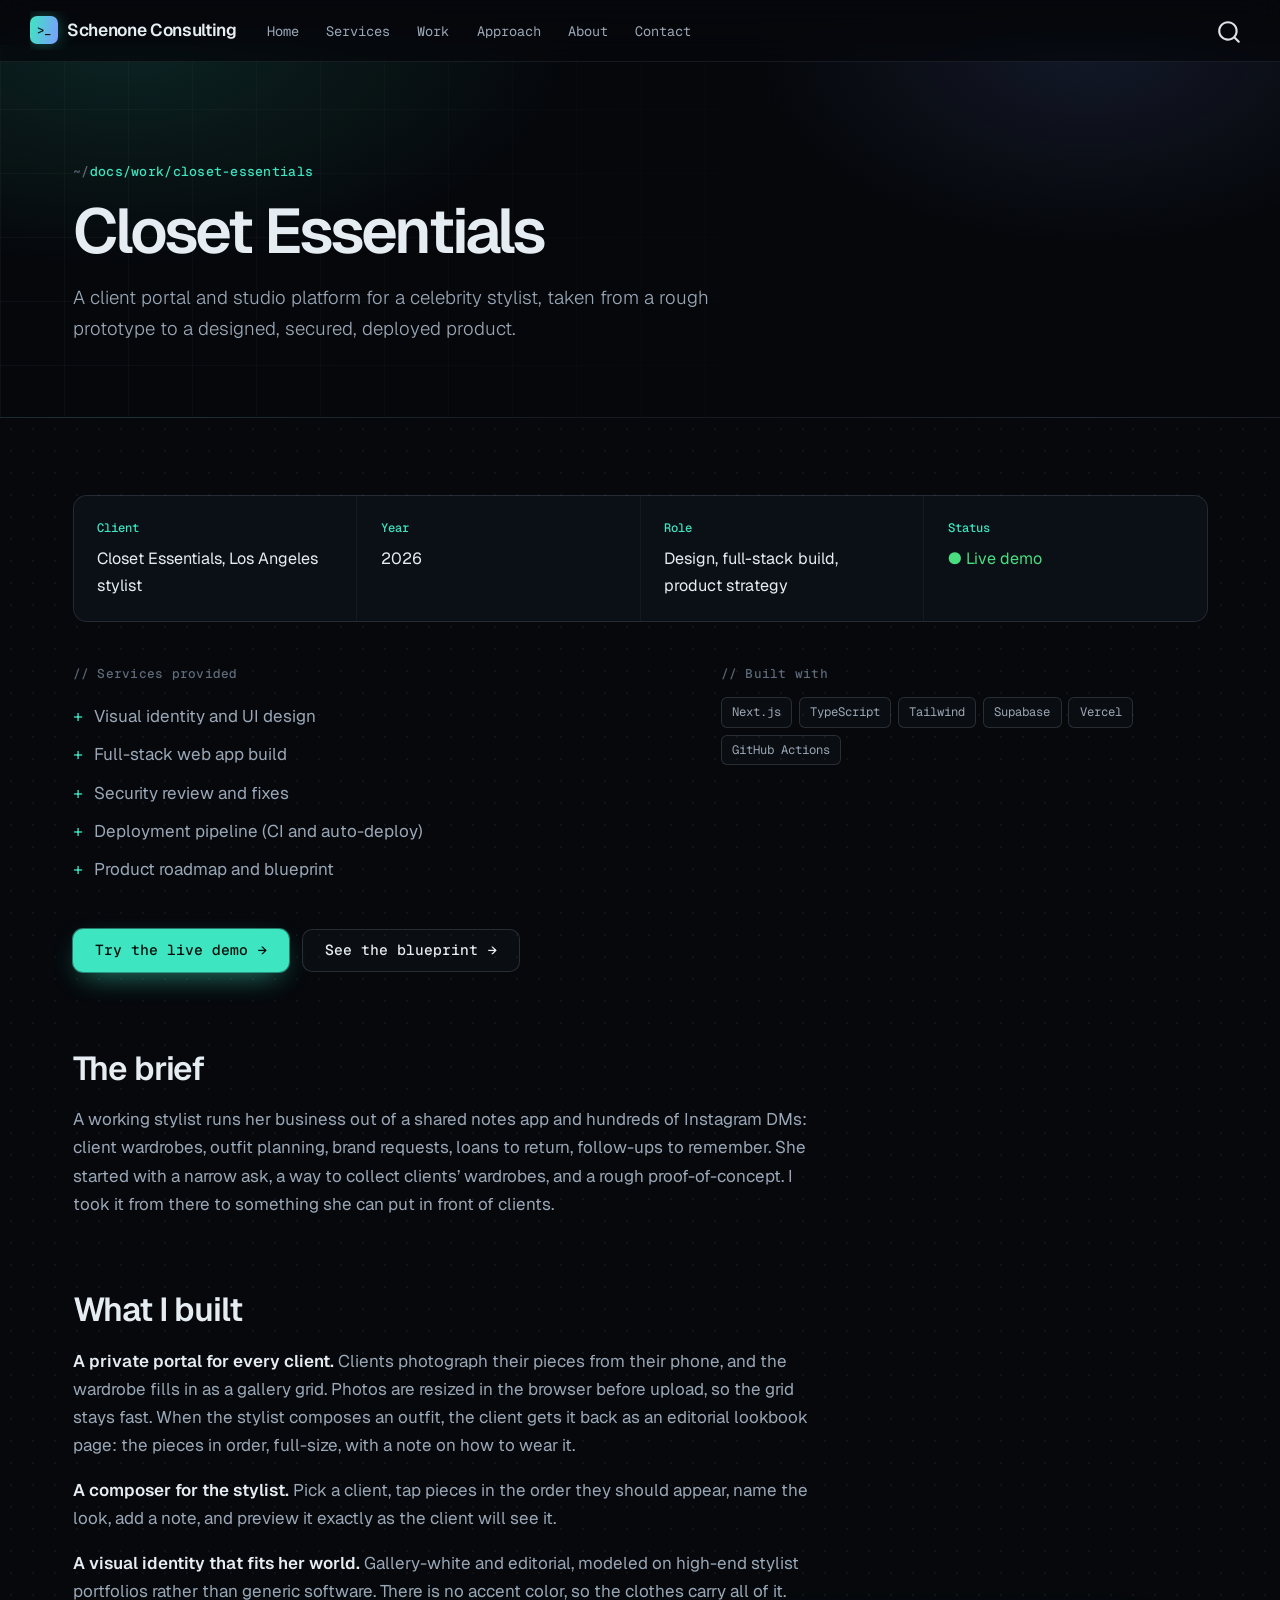
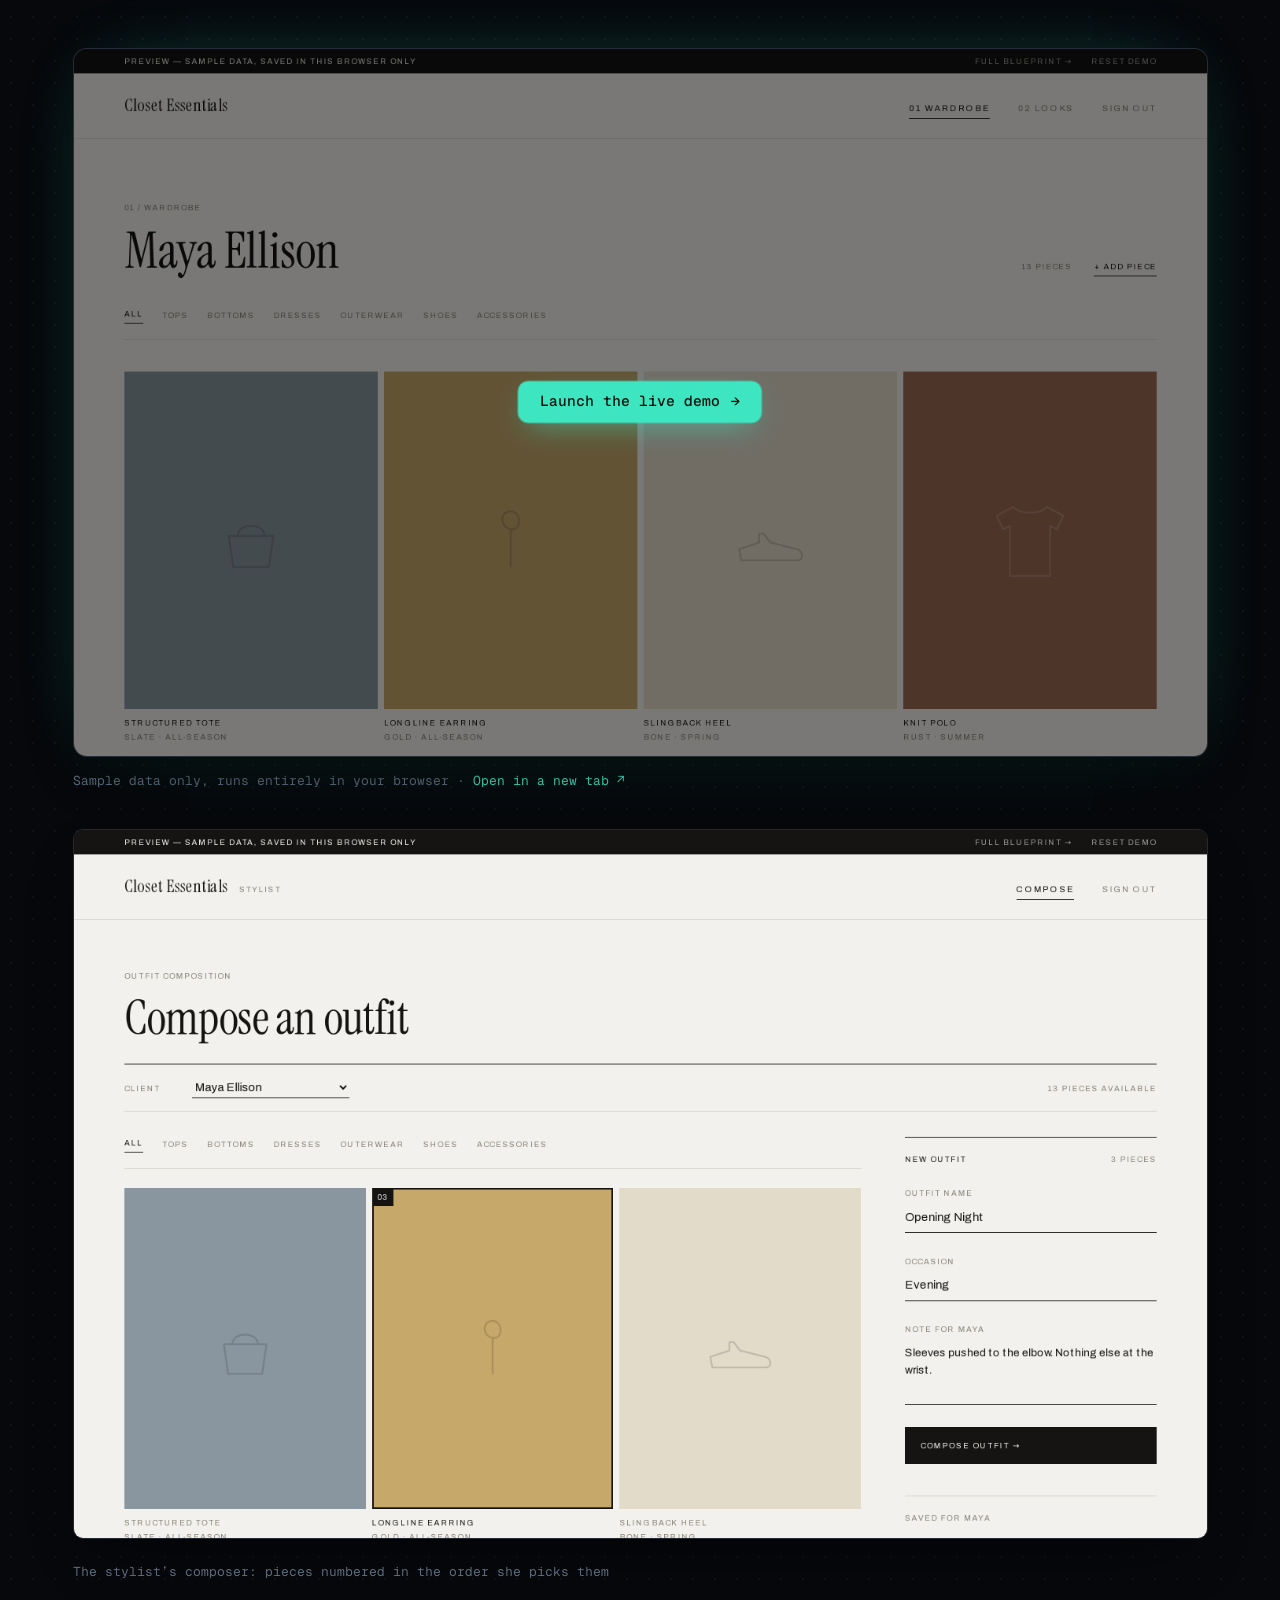
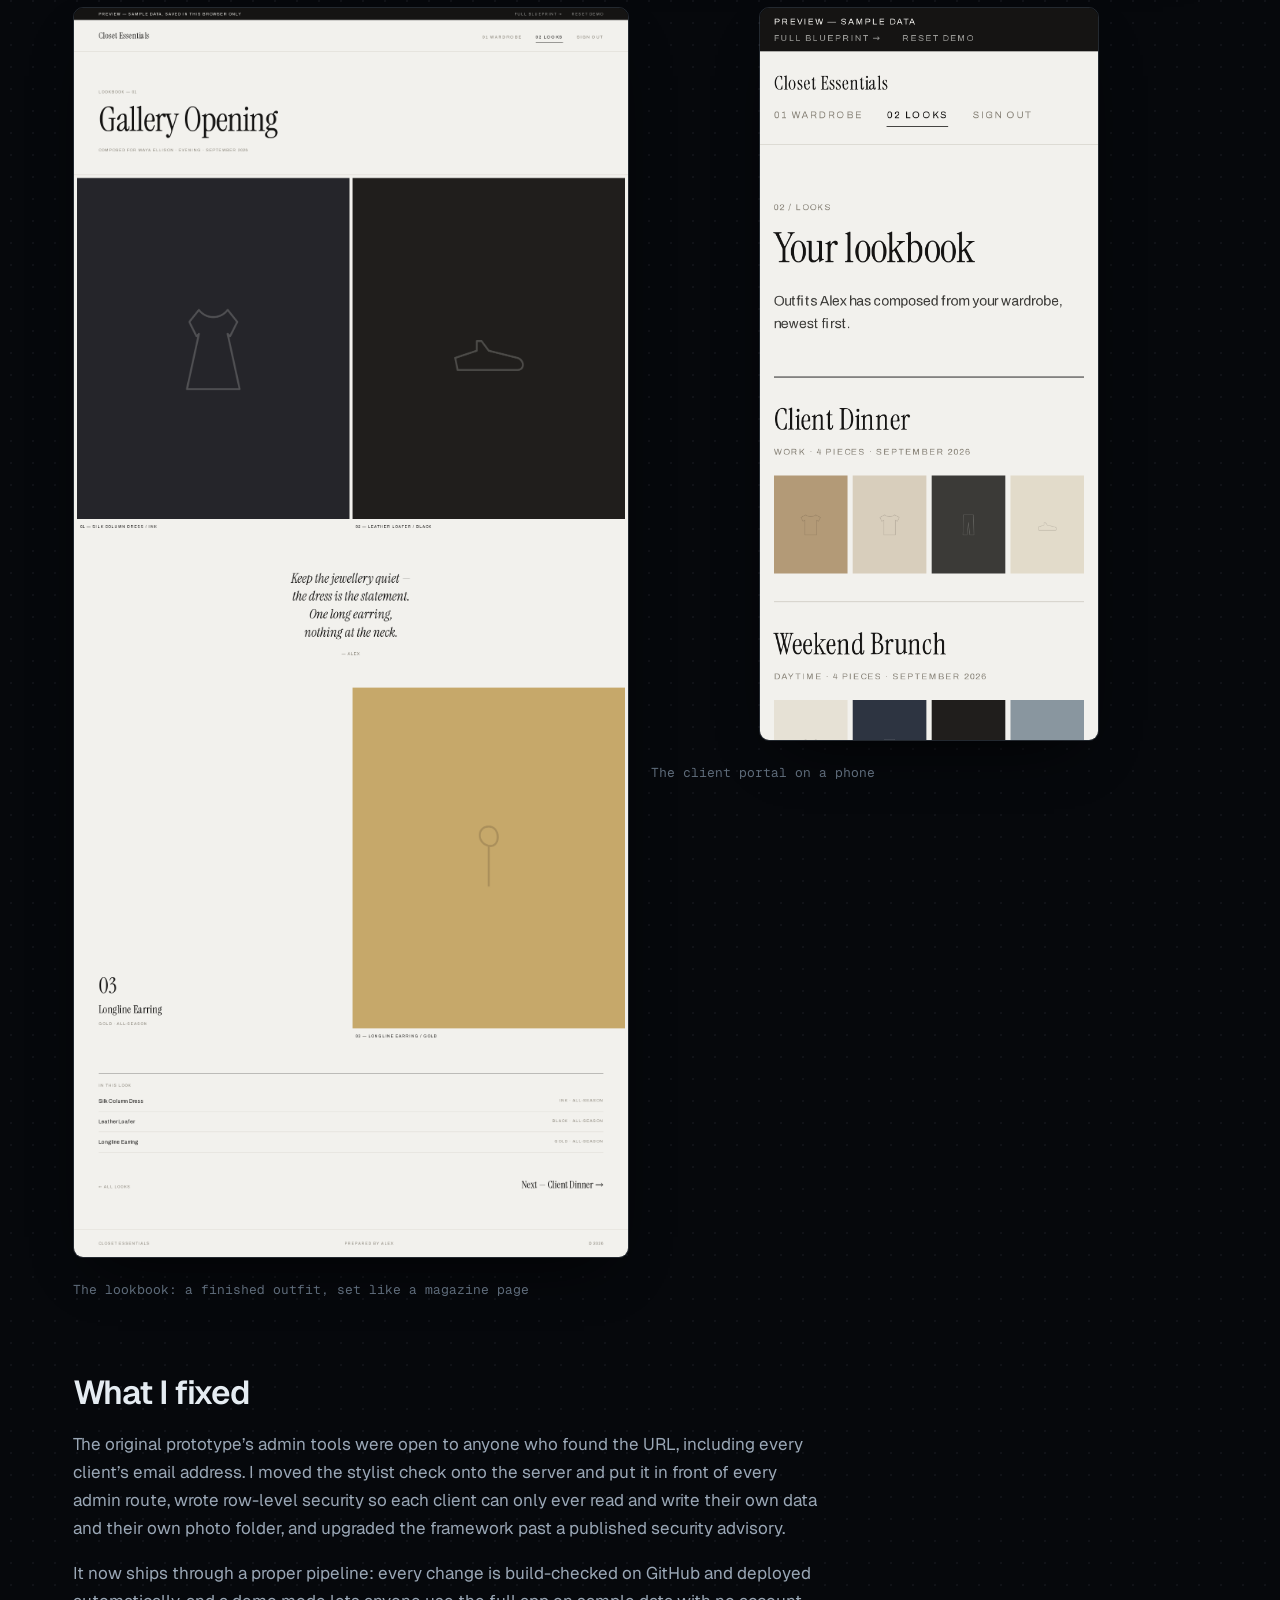
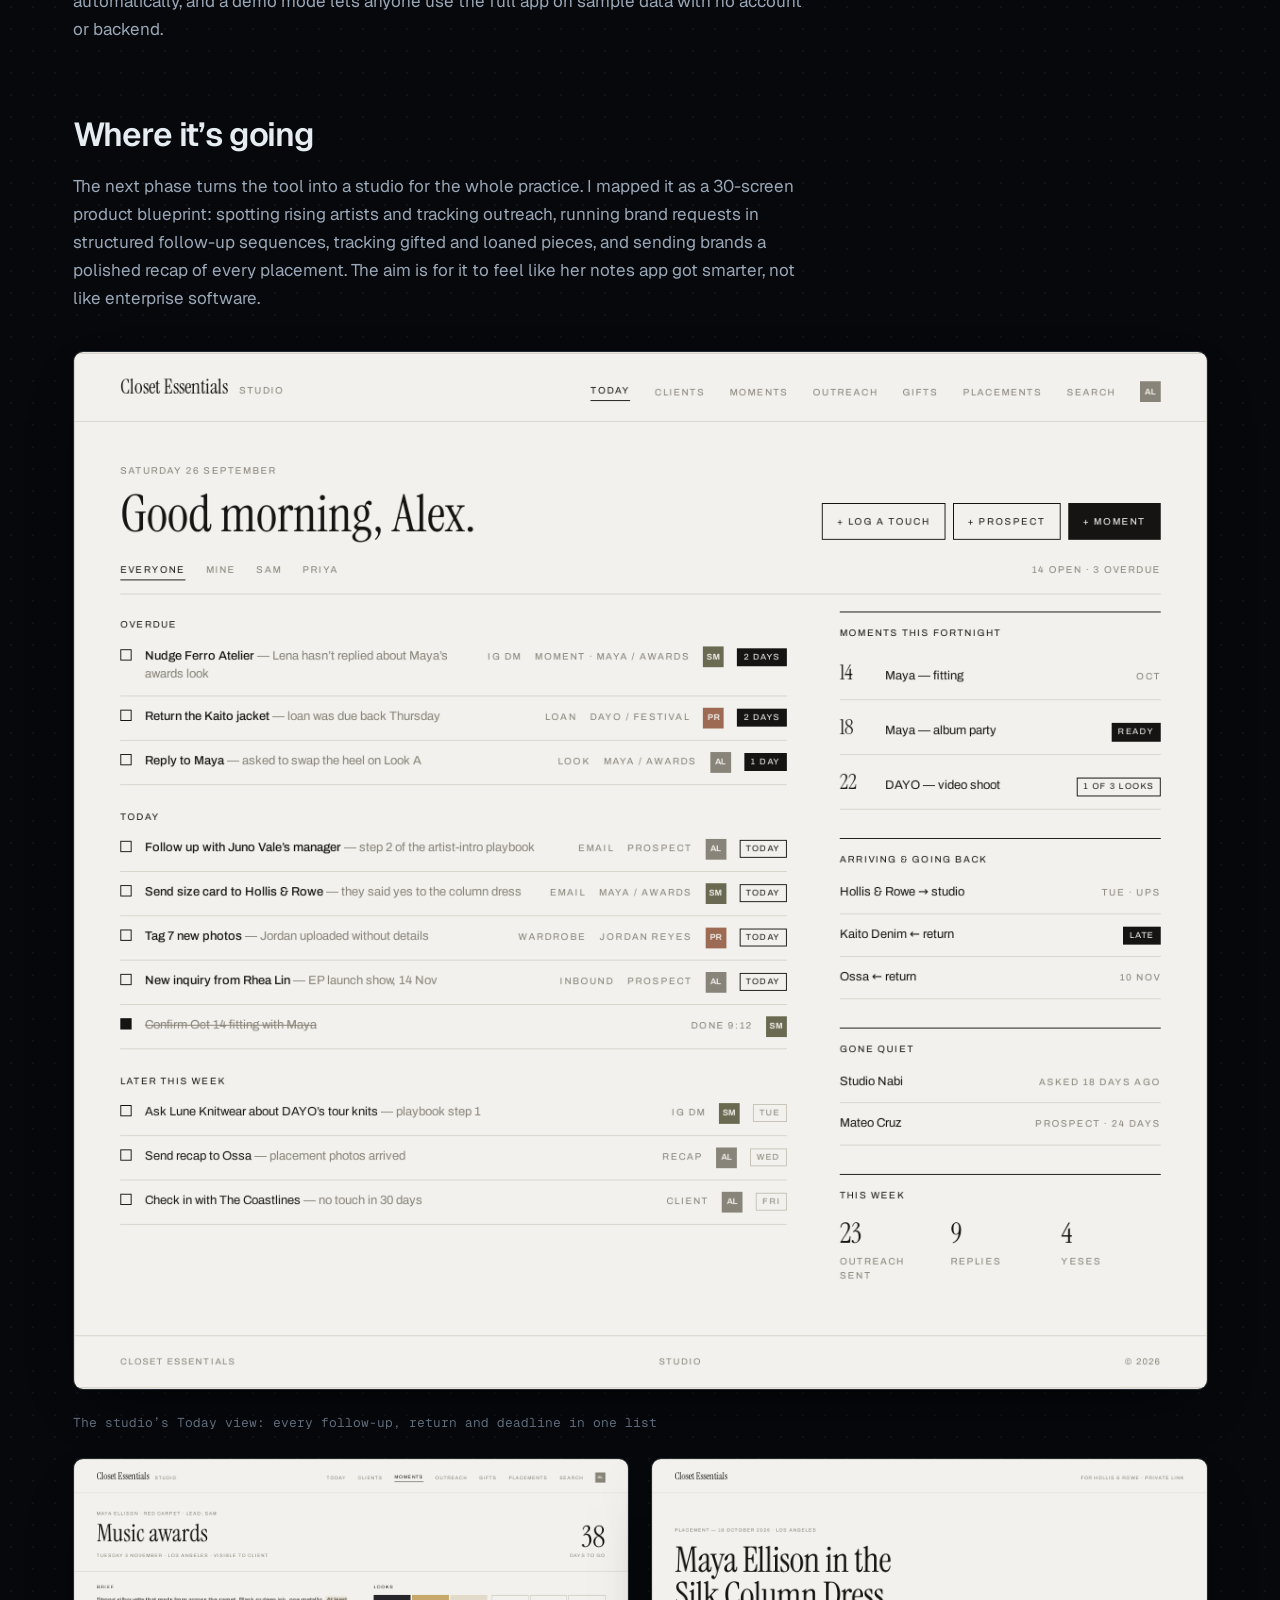
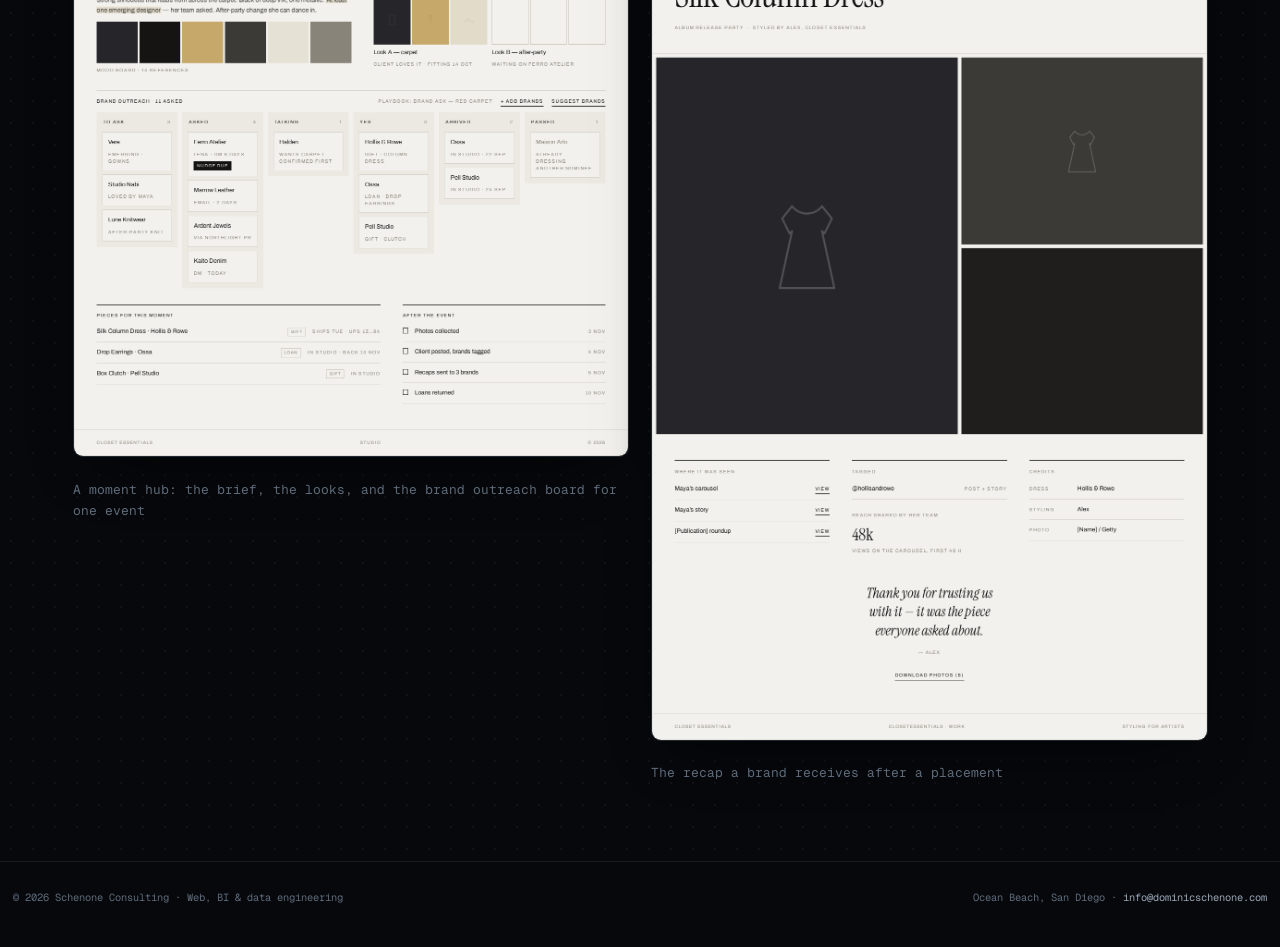
<file: docs/work/closet-essentials/index.html>
<!DOCTYPE html>
<html xmlns="http://www.w3.org/1999/xhtml" lang="en" xml:lang="en"><head>

<meta charset="utf-8">
<meta name="generator" content="quarto-1.10.18">

<meta name="viewport" content="width=device-width, initial-scale=1.0, user-scalable=yes">

<meta name="description" content="Clients photograph their wardrobe from their phone and get finished outfits back as editorial lookbook pages. Redesigned, rebuilt, secured and shipped, with a 30-screen blueprint for the studio CRM that comes next.">

<title>Closet Essentials – Schenone Consulting</title>
<style>
/* Default styles provided by pandoc.
** See https://pandoc.org/MANUAL.html#variables-for-html for config info.
*/
span.smallcaps{font-variant: small-caps;}
div.columns{display: flex; gap: 1.5em;}
div.column{flex: auto;}
@media screen {
div.columns{gap: min(4vw, 1.5em);}
div.column{overflow-x: auto;}
}
div.hanging-indent{margin-left: 1.5em; text-indent: -1.5em;}
ul.task-list{list-style: none;}
ul.task-list li input[type="checkbox"] {
  width: 0.8em;
  margin: 0 0.8em 0.2em -1em; /* quarto-specific, see https://github.com/quarto-dev/quarto-cli/issues/4556 */ 
  vertical-align: middle;
}
</style>


<script src="../../site_libs/quarto-nav/quarto-nav.js"></script>
<script src="../../site_libs/quarto-nav/headroom.min.js"></script>
<script src="../../site_libs/clipboard/clipboard.min.js"></script>
<script src="../../site_libs/quarto-search/autocomplete.umd.js"></script>
<script src="../../site_libs/quarto-search/fuse.min.js"></script>
<script src="../../site_libs/quarto-search/quarto-search.js"></script>
<meta name="quarto:offset" content="../../">
<link href="../../favicon.svg" rel="icon" type="image/svg+xml">
<script src="../../site_libs/quarto-html/quarto.js" type="module"></script>
<script src="../../site_libs/quarto-html/tabsets/tabsets.js" type="module"></script>
<script src="../../site_libs/quarto-html/popper.min.js"></script>
<script src="../../site_libs/quarto-html/tippy.umd.min.js"></script>
<link href="../../site_libs/quarto-html/tippy.css" rel="stylesheet">
<link href="../../site_libs/quarto-html/quarto-syntax-highlighting-dark-b85bc7c33db8c58e0ec93c3465666fed.css" rel="stylesheet" id="quarto-text-highlighting-styles">
<script src="../../site_libs/bootstrap/bootstrap.min.js"></script>
<link href="../../site_libs/bootstrap/bootstrap-icons.css" rel="stylesheet">
<link href="../../site_libs/bootstrap/bootstrap-a83cbf62fba41aac237f2af41c0390dd.min.css" rel="stylesheet" append-hash="true" id="quarto-bootstrap" data-mode="dark">
<script src="../../site_libs/quarto-contrib/glightbox/glightbox.min.js"></script>
<link href="../../site_libs/quarto-contrib/glightbox/glightbox.min.css" rel="stylesheet">
<link href="../../site_libs/quarto-contrib/glightbox/lightbox.css" rel="stylesheet">
<script id="quarto-search-options" type="application/json">{
  "location": "navbar",
  "copy-button": false,
  "collapse-after": 3,
  "panel-placement": "end",
  "type": "overlay",
  "limit": 50,
  "keyboard-shortcut": [
    "f",
    "/",
    "s"
  ],
  "show-item-context": false,
  "language": {
    "search-no-results-text": "No results",
    "search-matching-documents-text": "matching documents",
    "search-copy-link-title": "Copy link to search",
    "search-hide-matches-text": "Hide additional matches",
    "search-more-match-text": "more match in this document",
    "search-more-matches-text": "more matches in this document",
    "search-clear-button-title": "Clear",
    "search-text-placeholder": "",
    "search-detached-cancel-button-title": "Cancel",
    "search-submit-button-title": "Submit",
    "search-label": "Search"
  }
}</script>
<style>html{ scroll-behavior: smooth; }</style>
<link rel="preconnect" href="https://fonts.googleapis.com">
<link rel="preconnect" href="https://fonts.gstatic.com" crossorigin="">
<link href="https://fonts.googleapis.com/css2?family=Geist:wght@400;500;600;700&amp;family=Geist+Mono:wght@400;500&amp;display=swap" rel="stylesheet">
<meta name="theme-color" content="#06080c">
<!-- Root-relative paths: this file is included verbatim on pages in subfolders too (work/<project>/). -->
<link rel="apple-touch-icon" href="../../apple-touch-icon.png">
<!-- Bump ?v= whenever styles.css changes so browsers and Cloudflare fetch the new file -->
<link rel="stylesheet" href="../../styles.css?v=2026092804">


<meta property="og:title" content="Closet Essentials – Schenone Consulting">
<meta property="og:description" content="Clients photograph their wardrobe from their phone and get finished outfits back as editorial lookbook pages. Redesigned, rebuilt, secured and shipped, with a 30-screen blueprint for the studio CRM that comes next.">
<meta property="og:image" content="https://dominicschenone.com/work/closet-essentials/demo-wardrobe.png">
<meta property="og:site_name" content="Schenone Consulting">
<meta property="og:image:height" content="1800">
<meta property="og:image:width" content="2880">
<meta property="og:image:alt" content="The Closet Essentials client wardrobe: a gallery grid of garments">
<meta name="twitter:title" content="Closet Essentials – Schenone Consulting">
<meta name="twitter:description" content="Clients photograph their wardrobe from their phone and get finished outfits back as editorial lookbook pages. Redesigned, rebuilt, secured and shipped, with a 30-screen blueprint for the studio CRM that comes next.">
<meta name="twitter:image" content="https://dominicschenone.com/work/closet-essentials/demo-wardrobe.png">
<meta name="twitter:card" content="summary_large_image">
<meta name="twitter:image-height" content="1800">
<meta name="twitter:image-width" content="2880">
<meta name="twitter:image:alt" content="The Closet Essentials client wardrobe: a gallery grid of garments">
</head>

<body class="nav-fixed project-page quarto-light">

<div id="quarto-search-results"></div>
  <header id="quarto-header" class="headroom fixed-top">
    <nav class="navbar navbar-expand-lg " data-bs-theme="dark">
      <div class="navbar-container container-fluid">
      <div class="navbar-brand-container mx-auto">
    <a class="navbar-brand" href="../../index.html">
    <span class="navbar-title">Schenone Consulting</span>
    </a>
  </div>
            <div id="quarto-search" class="" title="Search"></div>
          <button class="navbar-toggler" type="button" data-bs-toggle="collapse" data-bs-target="#navbarCollapse" aria-controls="navbarCollapse" role="menu" aria-expanded="false" aria-label="Toggle navigation" onclick="if (window.quartoToggleHeadroom) { window.quartoToggleHeadroom(); }">
  <span class="navbar-toggler-icon"></span>
</button>
          <div class="collapse navbar-collapse" id="navbarCollapse">
            <ul class="navbar-nav navbar-nav-scroll me-auto">
  <li class="nav-item">
    <a class="nav-link" href="../../index.html"> 
<span class="menu-text">Home</span></a>
  </li>  
  <li class="nav-item">
    <a class="nav-link" href="../../services.html"> 
<span class="menu-text">Services</span></a>
  </li>  
  <li class="nav-item">
    <a class="nav-link" href="../../work.html"> 
<span class="menu-text">Work</span></a>
  </li>  
  <li class="nav-item">
    <a class="nav-link" href="../../approach.html"> 
<span class="menu-text">Approach</span></a>
  </li>  
  <li class="nav-item">
    <a class="nav-link" href="../../about.html"> 
<span class="menu-text">About</span></a>
  </li>  
  <li class="nav-item">
    <a class="nav-link" href="../../contact.html"> 
<span class="menu-text">Contact</span></a>
  </li>  
</ul>
          </div> <!-- /navcollapse -->
            <div class="quarto-navbar-tools">
</div>
      </div> <!-- /container-fluid -->
    </nav>
</header>
<!-- content -->
<div id="quarto-content" class="quarto-container page-columns page-rows-contents page-layout-full page-navbar">
<!-- sidebar -->
<!-- margin-sidebar -->
    
<!-- main -->
<main class="content column-page" id="quarto-document-content">

<header id="title-block-header" class="quarto-title-block default">
<div class="quarto-title">
<h1 class="title">Closet Essentials</h1>
<p class="subtitle lead">A client portal and studio platform for a celebrity stylist, taken from a rough prototype to a designed, secured, deployed product.</p>
</div>

<div>
  <div class="description">
    Clients photograph their wardrobe from their phone and get finished outfits back as editorial lookbook pages. Redesigned, rebuilt, secured and shipped, with a 30-screen blueprint for the studio CRM that comes next.
  </div>
</div>


<div class="quarto-title-meta column-page">

    
  
    
  </div>
  


</header>


<section class="project-meta">
<dl class="facts project-facts">
<div><dt>Client</dt><dd>Closet Essentials, Los Angeles stylist</dd></div>
<div><dt>Year</dt><dd>2026</dd></div>
<div><dt>Role</dt><dd>Design, full-stack build, product strategy</dd></div>
<div><dt>Status</dt><dd><span class="project-status status-live-demo">Live demo</span></dd></div>
</dl>
<div class="project-cols">
<div><h2 class="project-label">Services provided</h2><ul class="project-services">
<li>Visual identity and UI design</li>
<li>Full-stack web app build</li>
<li>Security review and fixes</li>
<li>Deployment pipeline (CI and auto-deploy)</li>
<li>Product roadmap and blueprint</li>
</ul></div>
<div><h2 class="project-label">Built with</h2><div class="chips">
<span>Next.js</span>
<span>TypeScript</span>
<span>Tailwind</span>
<span>Supabase</span>
<span>Vercel</span>
<span>GitHub Actions</span>
</div></div>
</div>
<div class="project-links">
<a class="btn-cta" href="https://closet-essentials.vercel.app" target="_blank" rel="noopener">Try the live demo</a>
<a class="btn-ghost" href="https://closet-essentials.vercel.app/blueprint" target="_blank" rel="noopener">See the blueprint</a>
</div>
</section>
<section id="the-brief" class="level2">
<h2 data-anchor-id="the-brief">The brief</h2>
<p>A working stylist runs her business out of a shared notes app and hundreds of Instagram DMs: client wardrobes, outfit planning, brand requests, loans to return, follow-ups to remember. She started with a narrow ask, a way to collect clients’ wardrobes, and a rough proof-of-concept. I took it from there to something she can put in front of clients.</p>
</section>
<section id="what-i-built" class="level2">
<h2 data-anchor-id="what-i-built">What I built</h2>
<p><strong>A private portal for every client.</strong> Clients photograph their pieces from their phone, and the wardrobe fills in as a gallery grid. Photos are resized in the browser before upload, so the grid stays fast. When the stylist composes an outfit, the client gets it back as an editorial lookbook page: the pieces in order, full-size, with a note on how to wear it.</p>
<p><strong>A composer for the stylist.</strong> Pick a client, tap pieces in the order they should appear, name the look, add a note, and preview it exactly as the client will see it.</p>
<p><strong>A visual identity that fits her world.</strong> Gallery-white and editorial, modeled on high-end stylist portfolios rather than generic software. There is no accent color, so the clothes carry all of it.</p>
<figure class="project-embed figure">
<div class="project-embed-frame" data-src="https://closet-essentials.vercel.app/login" data-title="Sample data only, runs entirely in your browser">
<img src="demo-wardrobe.png" alt="" loading="lazy" class="figure-img">
<button type="button" class="btn-cta project-embed-launch">Launch the live demo</button>
</div>
<figcaption>
Sample data only, runs entirely in your browser · 
<a href="https://closet-essentials.vercel.app/login" target="_blank" rel="noopener">Open in a new tab ↗</a>
</figcaption></figure>
<div class="project-shots">
<div class="quarto-figure quarto-figure-center">
<figure class="figure">
<p><a href="demo-stylist-compose.png" class="lightbox" data-gallery="quarto-lightbox-gallery-1" title="The stylist’s composer: pieces numbered in the order she picks them"><img src="demo-stylist-compose.png" class="img-fluid figure-img" alt="The stylist’s composer: pieces numbered in the order she picks them"></a></p>
<figcaption>The stylist’s composer: pieces numbered in the order she picks them</figcaption>
</figure>
</div>
<div class="quarto-figure quarto-figure-center">
<figure class="figure">
<p><a href="demo-lookbook.png" class="lightbox" data-gallery="quarto-lightbox-gallery-2" title="The lookbook: a finished outfit, set like a magazine page"><img src="demo-lookbook.png" class="img-fluid figure-img" alt="The lookbook: a finished outfit, set like a magazine page"></a></p>
<figcaption>The lookbook: a finished outfit, set like a magazine page</figcaption>
</figure>
</div>
<div class="quarto-figure quarto-figure-center">
<figure class="figure">
<p><a href="demo-phone-lookbook.png" class="lightbox" data-gallery="quarto-lightbox-gallery-3" title="The client portal on a phone"><img src="demo-phone-lookbook.png" class="shot-phone img-fluid figure-img" alt="The client portal on a phone"></a></p>
<figcaption>The client portal on a phone</figcaption>
</figure>
</div>
</div>
</section>
<section id="what-i-fixed" class="level2">
<h2 data-anchor-id="what-i-fixed">What I fixed</h2>
<p>The original prototype’s admin tools were open to anyone who found the URL, including every client’s email address. I moved the stylist check onto the server and put it in front of every admin route, wrote row-level security so each client can only ever read and write their own data and their own photo folder, and upgraded the framework past a published security advisory.</p>
<p>It now ships through a proper pipeline: every change is build-checked on GitHub and deployed automatically, and a demo mode lets anyone use the full app on sample data with no account or backend.</p>
</section>
<section id="where-its-going" class="level2">
<h2 data-anchor-id="where-its-going">Where it’s going</h2>
<p>The next phase turns the tool into a studio for the whole practice. I mapped it as a 30-screen product blueprint: spotting rising artists and tracking outreach, running brand requests in structured follow-up sequences, tracking gifted and loaned pieces, and sending brands a polished recap of every placement. The aim is for it to feel like her notes app got smarter, not like enterprise software.</p>
<div class="project-shots">
<div class="quarto-figure quarto-figure-center">
<figure class="figure">
<p><a href="blueprint-10-studio-today.png" class="lightbox" data-gallery="quarto-lightbox-gallery-4" title="The studio’s Today view: every follow-up, return and deadline in one list"><img src="blueprint-10-studio-today.png" class="img-fluid figure-img" alt="The studio’s Today view: every follow-up, return and deadline in one list"></a></p>
<figcaption>The studio’s Today view: every follow-up, return and deadline in one list</figcaption>
</figure>
</div>
<div class="quarto-figure quarto-figure-center">
<figure class="figure">
<p><a href="blueprint-15-moment-hub.png" class="lightbox" data-gallery="quarto-lightbox-gallery-5" title="A moment hub: the brief, the looks, and the brand outreach board for one event"><img src="blueprint-15-moment-hub.png" class="img-fluid figure-img" alt="A moment hub: the brief, the looks, and the brand outreach board for one event"></a></p>
<figcaption>A moment hub: the brief, the looks, and the brand outreach board for one event</figcaption>
</figure>
</div>
<div class="quarto-figure quarto-figure-center">
<figure class="figure">
<p><a href="blueprint-25-brand-recap.png" class="lightbox" data-gallery="quarto-lightbox-gallery-6" title="The recap a brand receives after a placement"><img src="blueprint-25-brand-recap.png" class="img-fluid figure-img" alt="The recap a brand receives after a placement"></a></p>
<figcaption>The recap a brand receives after a placement</figcaption>
</figure>
</div>
</div>


</section>

</main> <!-- /main -->
<script>
  // Interior pages: add a "~/page" path label above the Quarto title.
  // Case studies read "~/work/<project>" and keep "Work" highlighted in the nav.
  (function () {
    var title = document.querySelector("#title-block-header h1.title");
    if (!title) return;
    var parts = location.pathname.replace(/\/index\.html$|\/$/, "").split("/").filter(Boolean);
    var page = (parts.length ? parts.join("/") : "index").replace(/\.html$/, "");
    var p = document.createElement("p");
    p.className = "eyebrow path";
    p.textContent = page;
    title.parentNode.insertBefore(p, title);

    if (parts[0] === "work" && parts.length > 1) {
      var work = document.querySelector('.navbar-nav a.nav-link[href$="work.html"]');
      if (work) work.classList.add("active");
    }
  })();

  // Case-study embeds: load the live site only when asked (keeps pages fast).
  // Small screens open it in a new tab instead of a cramped iframe.
  (function () {
    document.querySelectorAll(".project-embed-frame").forEach(function (frame) {
      var button = frame.querySelector(".project-embed-launch");
      if (!button) return;
      button.addEventListener("click", function () {
        var src = frame.getAttribute("data-src");
        if (window.matchMedia("(max-width: 700px)").matches) {
          window.open(src, "_blank", "noopener");
          return;
        }
        var iframe = document.createElement("iframe");
        iframe.src = src;
        iframe.title = frame.getAttribute("data-title") || "Live project";
        iframe.loading = "eager";
        frame.innerHTML = "";
        frame.appendChild(iframe);
      });
    });
  })();

  // Fade content in as it scrolls into view. Only arms when JS runs and motion is allowed,
  // so the page is fully visible without it.
  (function () {
    if (!("IntersectionObserver" in window)) return;
    if (window.matchMedia("(prefers-reduced-motion: reduce)").matches) return;
    var targets = document.querySelectorAll(
      ".section-head, .ruled, .work-card, .steps > *, .service-row, .plan, .viz-card, .compare, .terminal, .cta-panel, .about-grid, .quote, .facts, .contact-grid > *, .project-shots > *, .project-embed"
    );
    document.documentElement.classList.add("js-reveal");
    var io = new IntersectionObserver(function (entries) {
      entries.forEach(function (e) {
        if (e.isIntersecting) { e.target.classList.add("is-visible"); io.unobserve(e.target); }
      });
    }, { rootMargin: "0px 0px -8% 0px", threshold: 0.08 });
    targets.forEach(function (el, i) {
      el.classList.add("reveal");
      el.style.transitionDelay = (i % 4) * 60 + "ms";
      io.observe(el);
    });
  })();
</script>
<script id="quarto-html-after-body" type="application/javascript">
  window.document.addEventListener("DOMContentLoaded", function (event) {
    const isCodeAnnotation = (el) => {
      for (const clz of el.classList) {
        if (clz.startsWith('code-annotation-')) {                     
          return true;
        }
      }
      return false;
    }
    const onCopySuccess = function(e) {
      // button target
      const button = e.trigger;
      // don't keep focus
      button.blur();
      // flash "checked"
      button.classList.add('code-copy-button-checked');
      var currentTitle = button.getAttribute("title");
      button.setAttribute("title", "Copied!");
      let tooltip;
      if (window.bootstrap) {
        button.setAttribute("data-bs-toggle", "tooltip");
        button.setAttribute("data-bs-placement", "left");
        button.setAttribute("data-bs-title", "Copied!");
        tooltip = new bootstrap.Tooltip(button, 
          { trigger: "manual", 
            customClass: "code-copy-button-tooltip",
            offset: [0, -8]});
        tooltip.show();    
      }
      setTimeout(function() {
        if (tooltip) {
          tooltip.hide();
          button.removeAttribute("data-bs-title");
          button.removeAttribute("data-bs-toggle");
          button.removeAttribute("data-bs-placement");
        }
        button.setAttribute("title", currentTitle);
        button.classList.remove('code-copy-button-checked');
      }, 1000);
      // clear code selection
      e.clearSelection();
    }
    const getTextToCopy = function(trigger) {
      const outerScaffold = trigger.parentElement.cloneNode(true);
      const codeEl = outerScaffold.querySelector('code');
      for (const childEl of codeEl.children) {
        if (isCodeAnnotation(childEl)) {
          childEl.remove();
        }
      }
      return codeEl.innerText;
    }
    const clipboard = new window.ClipboardJS('.code-copy-button:not([data-in-quarto-modal])', {
      text: getTextToCopy
    });
    clipboard.on('success', onCopySuccess);
    if (window.document.getElementById('quarto-embedded-source-code-modal')) {
      const clipboardModal = new window.ClipboardJS('.code-copy-button[data-in-quarto-modal]', {
        text: getTextToCopy,
        container: window.document.getElementById('quarto-embedded-source-code-modal')
      });
      clipboardModal.on('success', onCopySuccess);
    }
      var localhostRegex = new RegExp(/^(?:http|https):\/\/localhost\:?[0-9]*\//);
      var mailtoRegex = new RegExp(/^mailto:/);
        var filterRegex = new RegExp("https:\/\/dominicschenone\.com");
      var isInternal = (href) => {
          return filterRegex.test(href) || localhostRegex.test(href) || mailtoRegex.test(href);
      }
      // Inspect non-navigation links and adorn them if external
     var links = window.document.querySelectorAll('a[href]:not(.nav-link):not(.navbar-brand):not(.toc-action):not(.sidebar-link):not(.sidebar-item-toggle):not(.pagination-link):not(.no-external):not([aria-hidden]):not(.dropdown-item):not(.quarto-navigation-tool):not(.about-link)');
      for (var i=0; i<links.length; i++) {
        const link = links[i];
        if (!isInternal(link.href)) {
          // undo the damage that might have been done by quarto-nav.js in the case of
          // links that we want to consider external
          if (link.dataset.originalHref !== undefined) {
            link.href = link.dataset.originalHref;
          }
        }
      }
    function tippyHover(el, contentFn, onTriggerFn, onUntriggerFn) {
      const config = {
        allowHTML: true,
        maxWidth: 500,
        delay: 100,
        arrow: false,
        appendTo: function(el) {
            return el.parentElement;
        },
        interactive: true,
        interactiveBorder: 10,
        theme: 'quarto',
        placement: 'bottom-start',
      };
      if (contentFn) {
        config.content = contentFn;
      }
      if (onTriggerFn) {
        config.onTrigger = onTriggerFn;
      }
      if (onUntriggerFn) {
        config.onUntrigger = onUntriggerFn;
      }
      window.tippy(el, config); 
    }
    const noterefs = window.document.querySelectorAll('a[role="doc-noteref"]');
    for (var i=0; i<noterefs.length; i++) {
      const ref = noterefs[i];
      tippyHover(ref, function() {
        // use id or data attribute instead here
        let href = ref.getAttribute('data-footnote-href') || ref.getAttribute('href');
        try { href = new URL(href).hash; } catch {}
        const id = href.replace(/^#\/?/, "");
        const note = window.document.getElementById(id);
        if (note) {
          return note.innerHTML;
        } else {
          return "";
        }
      });
    }
    const xrefs = window.document.querySelectorAll('a.quarto-xref');
    const processXRef = (id, note) => {
      // Strip column container classes
      const stripColumnClz = (el) => {
        el.classList.remove("page-full", "page-columns");
        if (el.children) {
          for (const child of el.children) {
            stripColumnClz(child);
          }
        }
      }
      stripColumnClz(note)
      if (id === null || id.startsWith('sec-')) {
        // Special case sections, only their first couple elements
        const container = document.createElement("div");
        if (note.children && note.children.length > 2) {
          container.appendChild(note.children[0].cloneNode(true));
          for (let i = 1; i < note.children.length; i++) {
            const child = note.children[i];
            if (child.tagName === "P" && child.innerText === "") {
              continue;
            } else {
              container.appendChild(child.cloneNode(true));
              break;
            }
          }
          if (window.Quarto?.typesetMath) {
            window.Quarto.typesetMath(container);
          }
          return container.innerHTML
        } else {
          if (window.Quarto?.typesetMath) {
            window.Quarto.typesetMath(note);
          }
          return note.innerHTML;
        }
      } else {
        // Remove any anchor links if they are present
        const anchorLink = note.querySelector('a.anchorjs-link');
        if (anchorLink) {
          anchorLink.remove();
        }
        if (window.Quarto?.typesetMath) {
          window.Quarto.typesetMath(note);
        }
        if (note.classList.contains("callout")) {
          return note.outerHTML;
        } else {
          return note.innerHTML;
        }
      }
    }
    for (var i=0; i<xrefs.length; i++) {
      const xref = xrefs[i];
      tippyHover(xref, undefined, function(instance) {
        instance.disable();
        let url = xref.getAttribute('href');
        let hash = undefined; 
        if (url.startsWith('#')) {
          hash = url;
        } else {
          try { hash = new URL(url).hash; } catch {}
        }
        if (hash) {
          const id = hash.replace(/^#\/?/, "");
          const note = window.document.getElementById(id);
          if (note !== null) {
            try {
              const html = processXRef(id, note.cloneNode(true));
              instance.setContent(html);
            } finally {
              instance.enable();
              instance.show();
            }
          } else {
            // See if we can fetch this
            fetch(url.split('#')[0])
            .then(res => res.text())
            .then(html => {
              const parser = new DOMParser();
              const htmlDoc = parser.parseFromString(html, "text/html");
              const note = htmlDoc.getElementById(id);
              if (note !== null) {
                const html = processXRef(id, note);
                instance.setContent(html);
              } 
            }).finally(() => {
              instance.enable();
              instance.show();
            });
          }
        } else {
          // See if we can fetch a full url (with no hash to target)
          // This is a special case and we should probably do some content thinning / targeting
          fetch(url)
          .then(res => res.text())
          .then(html => {
            const parser = new DOMParser();
            const htmlDoc = parser.parseFromString(html, "text/html");
            const note = htmlDoc.querySelector('main.content');
            if (note !== null) {
              // This should only happen for chapter cross references
              // (since there is no id in the URL)
              // remove the first header
              if (note.children.length > 0 && note.children[0].tagName === "HEADER") {
                note.children[0].remove();
              }
              const html = processXRef(null, note);
              instance.setContent(html);
            } 
          }).finally(() => {
            instance.enable();
            instance.show();
          });
        }
      }, function(instance) {
      });
    }
        let selectedAnnoteEl;
        const selectorForAnnotation = ( cell, annotation) => {
          let cellAttr = 'data-code-cell="' + cell + '"';
          let lineAttr = 'data-code-annotation="' +  annotation + '"';
          const selector = 'span[' + cellAttr + '][' + lineAttr + ']';
          return selector;
        }
        const selectCodeLines = (annoteEl) => {
          const doc = window.document;
          const targetCell = annoteEl.getAttribute("data-target-cell");
          const targetAnnotation = annoteEl.getAttribute("data-target-annotation");
          const annoteSpan = window.document.querySelector(selectorForAnnotation(targetCell, targetAnnotation));
          const lines = annoteSpan.getAttribute("data-code-lines").split(",");
          const lineIds = lines.map((line) => {
            return targetCell + "-" + line;
          })
          let top = null;
          let height = null;
          let parent = null;
          if (lineIds.length > 0) {
              //compute the position of the single el (top and bottom and make a div)
              const el = window.document.getElementById(lineIds[0]);
              top = el.offsetTop;
              height = el.offsetHeight;
              parent = el.parentElement.parentElement;
            if (lineIds.length > 1) {
              const lastEl = window.document.getElementById(lineIds[lineIds.length - 1]);
              const bottom = lastEl.offsetTop + lastEl.offsetHeight;
              height = bottom - top;
            }
            if (top !== null && height !== null && parent !== null) {
              // cook up a div (if necessary) and position it 
              let div = window.document.getElementById("code-annotation-line-highlight");
              if (div === null) {
                div = window.document.createElement("div");
                div.setAttribute("id", "code-annotation-line-highlight");
                div.style.position = 'absolute';
                parent.appendChild(div);
              }
              div.style.top = top - 2 + "px";
              div.style.height = height + 4 + "px";
              div.style.left = 0;
              let gutterDiv = window.document.getElementById("code-annotation-line-highlight-gutter");
              if (gutterDiv === null) {
                gutterDiv = window.document.createElement("div");
                gutterDiv.setAttribute("id", "code-annotation-line-highlight-gutter");
                gutterDiv.style.position = 'absolute';
                const codeCell = window.document.getElementById(targetCell);
                const gutter = codeCell.querySelector('.code-annotation-gutter');
                gutter.appendChild(gutterDiv);
              }
              gutterDiv.style.top = top - 2 + "px";
              gutterDiv.style.height = height + 4 + "px";
            }
            selectedAnnoteEl = annoteEl;
          }
        };
        const unselectCodeLines = () => {
          const elementsIds = ["code-annotation-line-highlight", "code-annotation-line-highlight-gutter"];
          elementsIds.forEach((elId) => {
            const div = window.document.getElementById(elId);
            if (div) {
              div.remove();
            }
          });
          selectedAnnoteEl = undefined;
        };
          // Handle positioning of the toggle
      window.addEventListener(
        "resize",
        throttle(() => {
          elRect = undefined;
          if (selectedAnnoteEl) {
            selectCodeLines(selectedAnnoteEl);
          }
        }, 10)
      );
      function throttle(fn, ms) {
      let throttle = false;
      let timer;
        return (...args) => {
          if(!throttle) { // first call gets through
              fn.apply(this, args);
              throttle = true;
          } else { // all the others get throttled
              if(timer) clearTimeout(timer); // cancel #2
              timer = setTimeout(() => {
                fn.apply(this, args);
                timer = throttle = false;
              }, ms);
          }
        };
      }
        // Attach click handler to the DT
        const annoteDls = window.document.querySelectorAll('dt[data-target-cell]');
        for (const annoteDlNode of annoteDls) {
          annoteDlNode.addEventListener('click', (event) => {
            const clickedEl = event.target;
            if (clickedEl !== selectedAnnoteEl) {
              unselectCodeLines();
              const activeEl = window.document.querySelector('dt[data-target-cell].code-annotation-active');
              if (activeEl) {
                activeEl.classList.remove('code-annotation-active');
              }
              selectCodeLines(clickedEl);
              clickedEl.classList.add('code-annotation-active');
            } else {
              // Unselect the line
              unselectCodeLines();
              clickedEl.classList.remove('code-annotation-active');
            }
          });
        }
    const findCites = (el) => {
      const parentEl = el.parentElement;
      if (parentEl) {
        const cites = parentEl.dataset.cites;
        if (cites) {
          return {
            el,
            cites: cites.split(' ')
          };
        } else {
          return findCites(el.parentElement)
        }
      } else {
        return undefined;
      }
    };
    var bibliorefs = window.document.querySelectorAll('a[role="doc-biblioref"]');
    for (var i=0; i<bibliorefs.length; i++) {
      const ref = bibliorefs[i];
      const citeInfo = findCites(ref);
      if (citeInfo) {
        tippyHover(citeInfo.el, function() {
          var popup = window.document.createElement('div');
          citeInfo.cites.forEach(function(cite) {
            var citeDiv = window.document.createElement('div');
            citeDiv.classList.add('hanging-indent');
            citeDiv.classList.add('csl-entry');
            var biblioDiv = window.document.getElementById('ref-' + cite);
            if (biblioDiv) {
              citeDiv.innerHTML = biblioDiv.innerHTML;
            }
            popup.appendChild(citeDiv);
          });
          return popup.innerHTML;
        });
      }
    }
  });
  </script>
</div> <!-- /content -->
<footer class="footer">
  <div class="nav-footer">
    <div class="nav-footer-left">
<p>© 2026 Schenone Consulting · Web, BI &amp; data engineering</p>
</div>   
    <div class="nav-footer-center">
      &nbsp;
    </div>
    <div class="nav-footer-right">
<p>Ocean Beach, San Diego · <a href="mailto:info@dominicschenone.com">info@dominicschenone.com</a></p>
</div>
  </div>
</footer>
<script>var lightboxQuarto = GLightbox({"closeEffect":"zoom","descPosition":"bottom","loop":false,"openEffect":"zoom","selector":".lightbox"});
(function() {
  let previousOnload = window.onload;
  window.onload = () => {
    if (previousOnload) {
      previousOnload();
    }
    lightboxQuarto.on('slide_before_load', (data) => {
      const { slideIndex, slideNode, slideConfig, player, trigger } = data;
      const href = trigger.getAttribute('href');
      if (href !== null) {
        const imgEl = window.document.querySelector(`a[href="${href}"] img`);
        if (imgEl !== null) {
          const srcAttr = imgEl.getAttribute("src");
          if (srcAttr && srcAttr.startsWith("data:")) {
            slideConfig.href = srcAttr;
          }
        }
      } 
    });
  
    lightboxQuarto.on('slide_after_load', (data) => {
      const { slideIndex, slideNode, slideConfig, player, trigger } = data;
      if (window.Quarto?.typesetMath) {
        window.Quarto.typesetMath(slideNode);
      }
    });
  
  };
  
})();
          </script>




<script src="../../site_libs/quarto-html/zenscroll-min.js"></script>
</body></html>
</file>
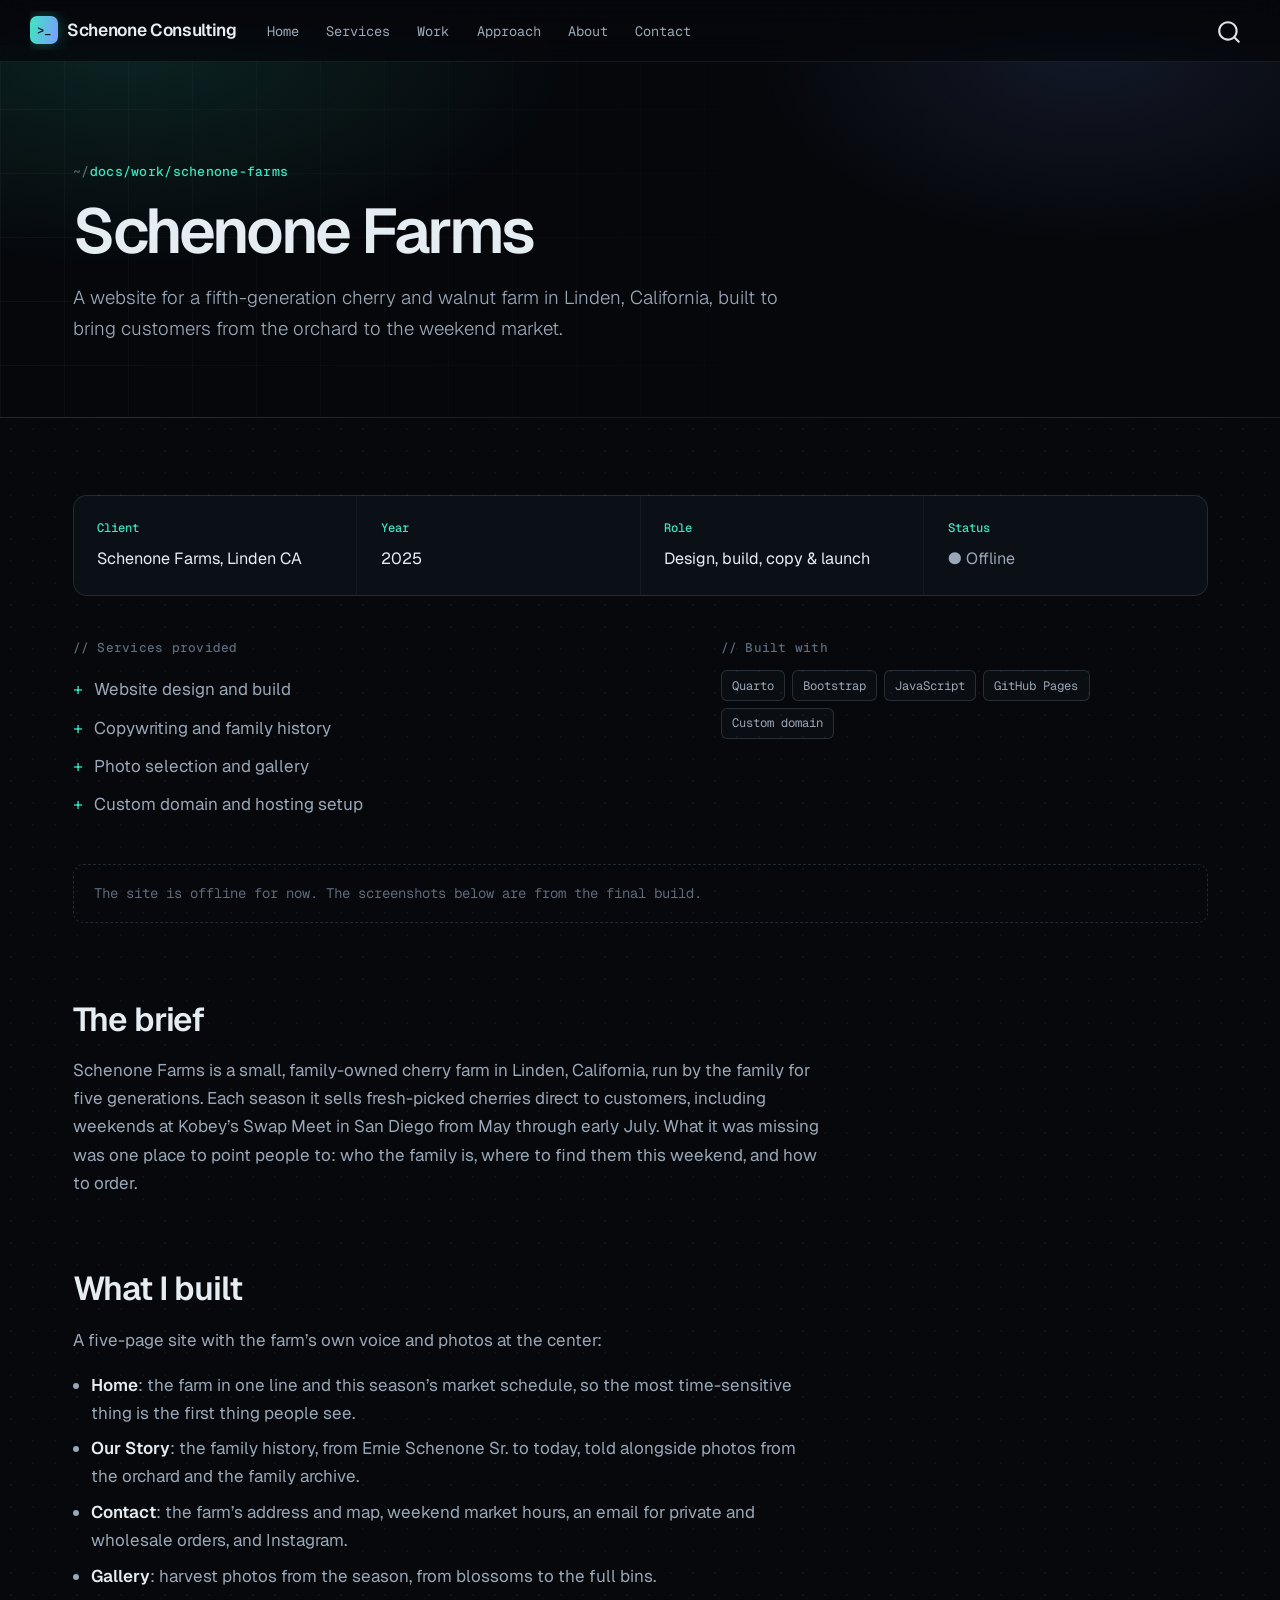
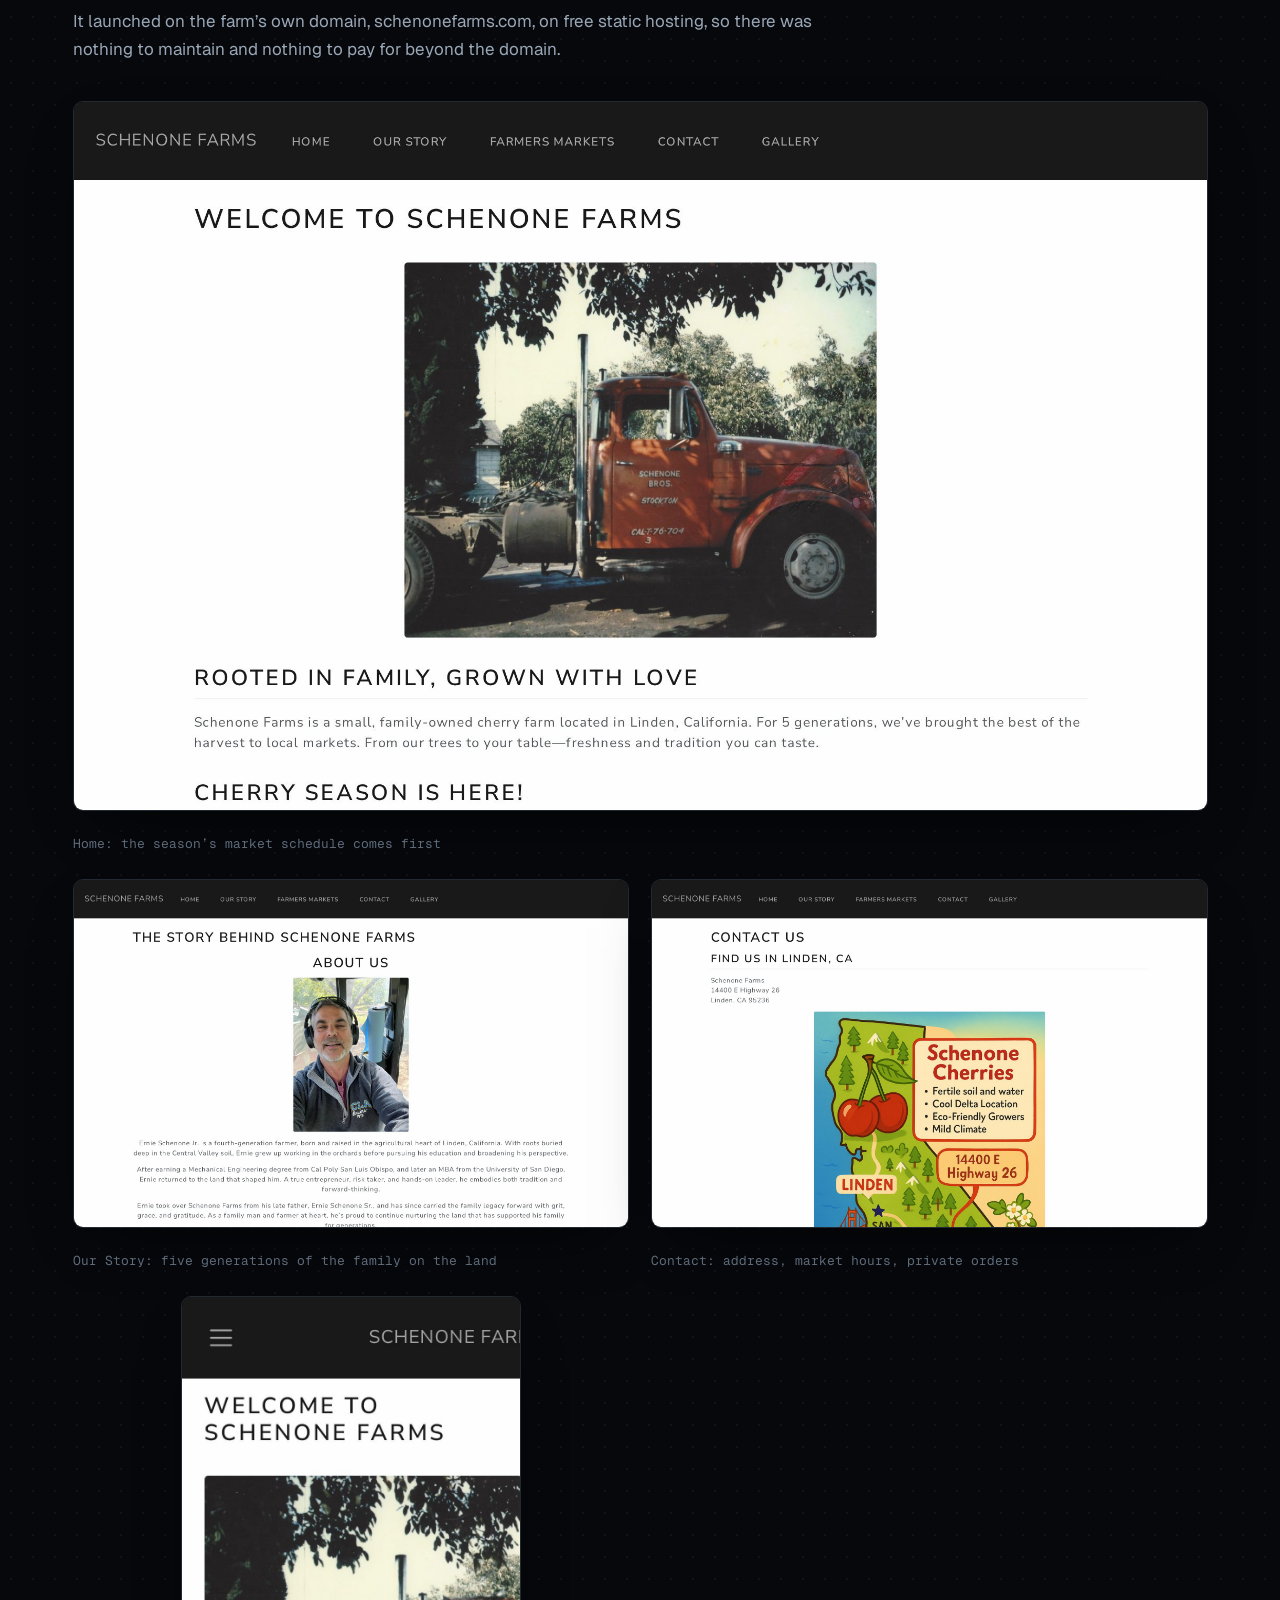
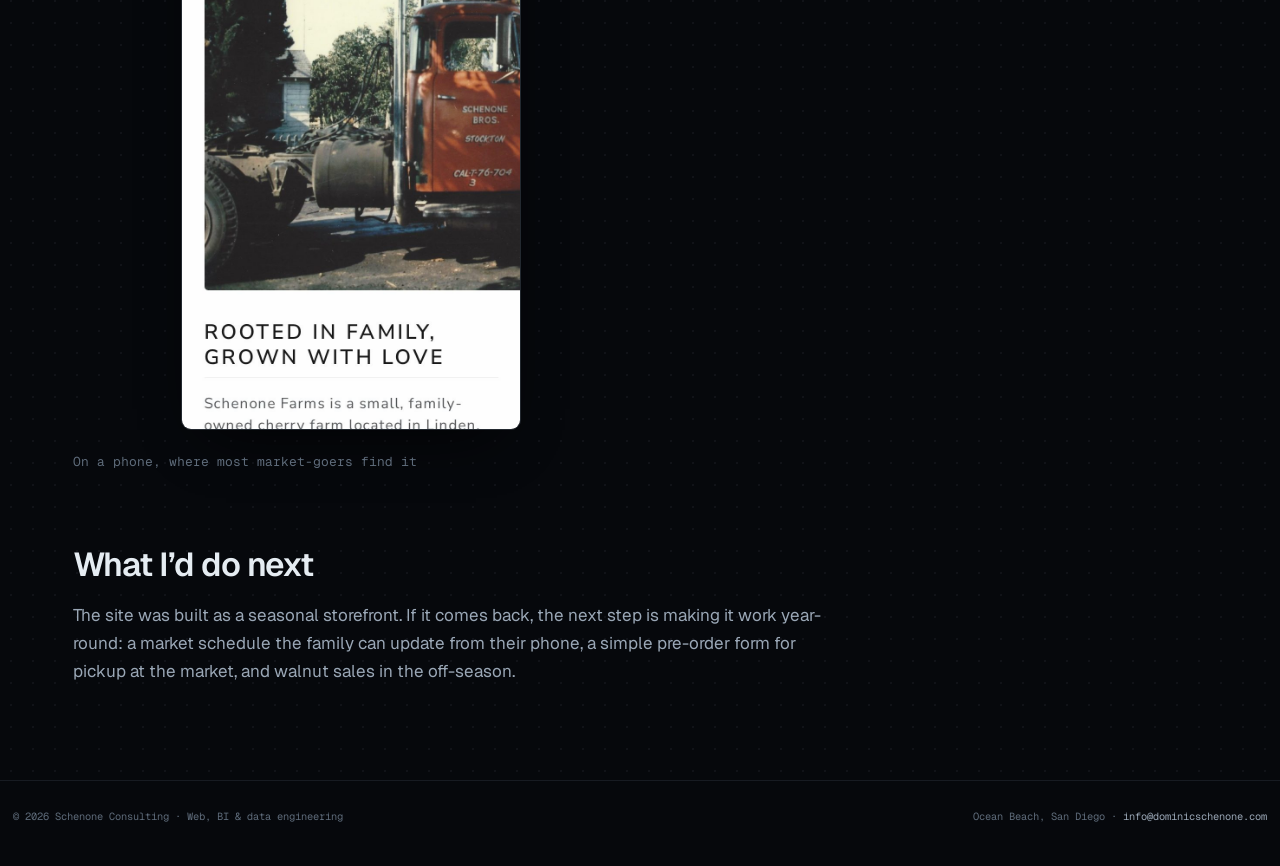
<file: docs/work/schenone-farms/index.html>
<!DOCTYPE html>
<html xmlns="http://www.w3.org/1999/xhtml" lang="en" xml:lang="en"><head>

<meta charset="utf-8">
<meta name="generator" content="quarto-1.10.18">

<meta name="viewport" content="width=device-width, initial-scale=1.0, user-scalable=yes">

<meta name="description" content="A marketing site for a family-owned cherry and walnut farm: the family story, where to find the harvest each weekend, private orders, and a photo gallery from the orchard.">

<title>Schenone Farms – Schenone Consulting</title>
<style>
/* Default styles provided by pandoc.
** See https://pandoc.org/MANUAL.html#variables-for-html for config info.
*/
span.smallcaps{font-variant: small-caps;}
div.columns{display: flex; gap: 1.5em;}
div.column{flex: auto;}
@media screen {
div.columns{gap: min(4vw, 1.5em);}
div.column{overflow-x: auto;}
}
div.hanging-indent{margin-left: 1.5em; text-indent: -1.5em;}
ul.task-list{list-style: none;}
ul.task-list li input[type="checkbox"] {
  width: 0.8em;
  margin: 0 0.8em 0.2em -1em; /* quarto-specific, see https://github.com/quarto-dev/quarto-cli/issues/4556 */ 
  vertical-align: middle;
}
</style>


<script src="../../site_libs/quarto-nav/quarto-nav.js"></script>
<script src="../../site_libs/quarto-nav/headroom.min.js"></script>
<script src="../../site_libs/clipboard/clipboard.min.js"></script>
<script src="../../site_libs/quarto-search/autocomplete.umd.js"></script>
<script src="../../site_libs/quarto-search/fuse.min.js"></script>
<script src="../../site_libs/quarto-search/quarto-search.js"></script>
<meta name="quarto:offset" content="../../">
<link href="../../favicon.svg" rel="icon" type="image/svg+xml">
<script src="../../site_libs/quarto-html/quarto.js" type="module"></script>
<script src="../../site_libs/quarto-html/tabsets/tabsets.js" type="module"></script>
<script src="../../site_libs/quarto-html/popper.min.js"></script>
<script src="../../site_libs/quarto-html/tippy.umd.min.js"></script>
<link href="../../site_libs/quarto-html/tippy.css" rel="stylesheet">
<link href="../../site_libs/quarto-html/quarto-syntax-highlighting-dark-b85bc7c33db8c58e0ec93c3465666fed.css" rel="stylesheet" id="quarto-text-highlighting-styles">
<script src="../../site_libs/bootstrap/bootstrap.min.js"></script>
<link href="../../site_libs/bootstrap/bootstrap-icons.css" rel="stylesheet">
<link href="../../site_libs/bootstrap/bootstrap-a83cbf62fba41aac237f2af41c0390dd.min.css" rel="stylesheet" append-hash="true" id="quarto-bootstrap" data-mode="dark">
<script src="../../site_libs/quarto-contrib/glightbox/glightbox.min.js"></script>
<link href="../../site_libs/quarto-contrib/glightbox/glightbox.min.css" rel="stylesheet">
<link href="../../site_libs/quarto-contrib/glightbox/lightbox.css" rel="stylesheet">
<script id="quarto-search-options" type="application/json">{
  "location": "navbar",
  "copy-button": false,
  "collapse-after": 3,
  "panel-placement": "end",
  "type": "overlay",
  "limit": 50,
  "keyboard-shortcut": [
    "f",
    "/",
    "s"
  ],
  "show-item-context": false,
  "language": {
    "search-no-results-text": "No results",
    "search-matching-documents-text": "matching documents",
    "search-copy-link-title": "Copy link to search",
    "search-hide-matches-text": "Hide additional matches",
    "search-more-match-text": "more match in this document",
    "search-more-matches-text": "more matches in this document",
    "search-clear-button-title": "Clear",
    "search-text-placeholder": "",
    "search-detached-cancel-button-title": "Cancel",
    "search-submit-button-title": "Submit",
    "search-label": "Search"
  }
}</script>
<style>html{ scroll-behavior: smooth; }</style>
<link rel="preconnect" href="https://fonts.googleapis.com">
<link rel="preconnect" href="https://fonts.gstatic.com" crossorigin="">
<link href="https://fonts.googleapis.com/css2?family=Geist:wght@400;500;600;700&amp;family=Geist+Mono:wght@400;500&amp;display=swap" rel="stylesheet">
<meta name="theme-color" content="#06080c">
<!-- Root-relative paths: this file is included verbatim on pages in subfolders too (work/<project>/). -->
<link rel="apple-touch-icon" href="../../apple-touch-icon.png">
<!-- Bump ?v= whenever styles.css changes so browsers and Cloudflare fetch the new file -->
<link rel="stylesheet" href="../../styles.css?v=2026092804">


<meta property="og:title" content="Schenone Farms – Schenone Consulting">
<meta property="og:description" content="A marketing site for a family-owned cherry and walnut farm: the family story, where to find the harvest each weekend, private orders, and a photo gallery from the orchard.">
<meta property="og:image" content="https://dominicschenone.com/work/schenone-farms/home.jpg">
<meta property="og:site_name" content="Schenone Consulting">
<meta property="og:image:alt" content="Schenone Farms home page with a vintage Schenone Bros. farm truck">
<meta name="twitter:title" content="Schenone Farms – Schenone Consulting">
<meta name="twitter:description" content="A marketing site for a family-owned cherry and walnut farm: the family story, where to find the harvest each weekend, private orders, and a photo gallery from the orchard.">
<meta name="twitter:image" content="https://dominicschenone.com/work/schenone-farms/home.jpg">
<meta name="twitter:card" content="summary_large_image">
<meta name="twitter:image:alt" content="Schenone Farms home page with a vintage Schenone Bros. farm truck">
</head>

<body class="nav-fixed project-page quarto-light">

<div id="quarto-search-results"></div>
  <header id="quarto-header" class="headroom fixed-top">
    <nav class="navbar navbar-expand-lg " data-bs-theme="dark">
      <div class="navbar-container container-fluid">
      <div class="navbar-brand-container mx-auto">
    <a class="navbar-brand" href="../../index.html">
    <span class="navbar-title">Schenone Consulting</span>
    </a>
  </div>
            <div id="quarto-search" class="" title="Search"></div>
          <button class="navbar-toggler" type="button" data-bs-toggle="collapse" data-bs-target="#navbarCollapse" aria-controls="navbarCollapse" role="menu" aria-expanded="false" aria-label="Toggle navigation" onclick="if (window.quartoToggleHeadroom) { window.quartoToggleHeadroom(); }">
  <span class="navbar-toggler-icon"></span>
</button>
          <div class="collapse navbar-collapse" id="navbarCollapse">
            <ul class="navbar-nav navbar-nav-scroll me-auto">
  <li class="nav-item">
    <a class="nav-link" href="../../index.html"> 
<span class="menu-text">Home</span></a>
  </li>  
  <li class="nav-item">
    <a class="nav-link" href="../../services.html"> 
<span class="menu-text">Services</span></a>
  </li>  
  <li class="nav-item">
    <a class="nav-link" href="../../work.html"> 
<span class="menu-text">Work</span></a>
  </li>  
  <li class="nav-item">
    <a class="nav-link" href="../../approach.html"> 
<span class="menu-text">Approach</span></a>
  </li>  
  <li class="nav-item">
    <a class="nav-link" href="../../about.html"> 
<span class="menu-text">About</span></a>
  </li>  
  <li class="nav-item">
    <a class="nav-link" href="../../contact.html"> 
<span class="menu-text">Contact</span></a>
  </li>  
</ul>
          </div> <!-- /navcollapse -->
            <div class="quarto-navbar-tools">
</div>
      </div> <!-- /container-fluid -->
    </nav>
</header>
<!-- content -->
<div id="quarto-content" class="quarto-container page-columns page-rows-contents page-layout-full page-navbar">
<!-- sidebar -->
<!-- margin-sidebar -->
    
<!-- main -->
<main class="content column-page" id="quarto-document-content">

<header id="title-block-header" class="quarto-title-block default">
<div class="quarto-title">
<h1 class="title">Schenone Farms</h1>
<p class="subtitle lead">A website for a fifth-generation cherry and walnut farm in Linden, California, built to bring customers from the orchard to the weekend market.</p>
</div>

<div>
  <div class="description">
    A marketing site for a family-owned cherry and walnut farm: the family story, where to find the harvest each weekend, private orders, and a photo gallery from the orchard.
  </div>
</div>


<div class="quarto-title-meta column-page">

    
  
    
  </div>
  


</header>


<section class="project-meta">
<dl class="facts project-facts">
<div><dt>Client</dt><dd>Schenone Farms, Linden CA</dd></div>
<div><dt>Year</dt><dd>2025</dd></div>
<div><dt>Role</dt><dd>Design, build, copy &amp; launch</dd></div>
<div><dt>Status</dt><dd><span class="project-status status-offline">Offline</span></dd></div>
</dl>
<div class="project-cols">
<div><h2 class="project-label">Services provided</h2><ul class="project-services">
<li>Website design and build</li>
<li>Copywriting and family history</li>
<li>Photo selection and gallery</li>
<li>Custom domain and hosting setup</li>
</ul></div>
<div><h2 class="project-label">Built with</h2><div class="chips">
<span>Quarto</span>
<span>Bootstrap</span>
<span>JavaScript</span>
<span>GitHub Pages</span>
<span>Custom domain</span>
</div></div>
</div>
<p class="project-offline">The site is offline for now. The screenshots below are from the final build.</p>
</section>
<section id="the-brief" class="level2">
<h2 data-anchor-id="the-brief">The brief</h2>
<p>Schenone Farms is a small, family-owned cherry farm in Linden, California, run by the family for five generations. Each season it sells fresh-picked cherries direct to customers, including weekends at Kobey’s Swap Meet in San Diego from May through early July. What it was missing was one place to point people to: who the family is, where to find them this weekend, and how to order.</p>
</section>
<section id="what-i-built" class="level2">
<h2 data-anchor-id="what-i-built">What I built</h2>
<p>A five-page site with the farm’s own voice and photos at the center:</p>
<ul>
<li><strong>Home</strong>: the farm in one line and this season’s market schedule, so the most time-sensitive thing is the first thing people see.</li>
<li><strong>Our Story</strong>: the family history, from Ernie Schenone Sr.&nbsp;to today, told alongside photos from the orchard and the family archive.</li>
<li><strong>Contact</strong>: the farm’s address and map, weekend market hours, an email for private and wholesale orders, and Instagram.</li>
<li><strong>Gallery</strong>: harvest photos from the season, from blossoms to the full bins.</li>
</ul>
<p>It launched on the farm’s own domain, schenonefarms.com, on free static hosting, so there was nothing to maintain and nothing to pay for beyond the domain.</p>
<div class="project-shots">
<div class="quarto-figure quarto-figure-center">
<figure class="figure">
<p><a href="home.jpg" class="lightbox" data-gallery="quarto-lightbox-gallery-1" title="Home: the season’s market schedule comes first"><img src="home.jpg" class="img-fluid figure-img" alt="Home: the season’s market schedule comes first"></a></p>
<figcaption>Home: the season’s market schedule comes first</figcaption>
</figure>
</div>
<div class="quarto-figure quarto-figure-center">
<figure class="figure">
<p><a href="story.jpg" class="lightbox" data-gallery="quarto-lightbox-gallery-2" title="Our Story: five generations of the family on the land"><img src="story.jpg" class="img-fluid figure-img" alt="Our Story: five generations of the family on the land"></a></p>
<figcaption>Our Story: five generations of the family on the land</figcaption>
</figure>
</div>
<div class="quarto-figure quarto-figure-center">
<figure class="figure">
<p><a href="contact.jpg" class="lightbox" data-gallery="quarto-lightbox-gallery-3" title="Contact: address, market hours, private orders"><img src="contact.jpg" class="img-fluid figure-img" alt="Contact: address, market hours, private orders"></a></p>
<figcaption>Contact: address, market hours, private orders</figcaption>
</figure>
</div>
<div class="quarto-figure quarto-figure-center">
<figure class="figure">
<p><a href="phone-home.jpg" class="lightbox" data-gallery="quarto-lightbox-gallery-4" title="On a phone, where most market-goers find it"><img src="phone-home.jpg" class="shot-phone img-fluid figure-img" alt="On a phone, where most market-goers find it"></a></p>
<figcaption>On a phone, where most market-goers find it</figcaption>
</figure>
</div>
</div>
</section>
<section id="what-id-do-next" class="level2">
<h2 data-anchor-id="what-id-do-next">What I’d do next</h2>
<p>The site was built as a seasonal storefront. If it comes back, the next step is making it work year-round: a market schedule the family can update from their phone, a simple pre-order form for pickup at the market, and walnut sales in the off-season.</p>


</section>

</main> <!-- /main -->
<script>
  // Interior pages: add a "~/page" path label above the Quarto title.
  // Case studies read "~/work/<project>" and keep "Work" highlighted in the nav.
  (function () {
    var title = document.querySelector("#title-block-header h1.title");
    if (!title) return;
    var parts = location.pathname.replace(/\/index\.html$|\/$/, "").split("/").filter(Boolean);
    var page = (parts.length ? parts.join("/") : "index").replace(/\.html$/, "");
    var p = document.createElement("p");
    p.className = "eyebrow path";
    p.textContent = page;
    title.parentNode.insertBefore(p, title);

    if (parts[0] === "work" && parts.length > 1) {
      var work = document.querySelector('.navbar-nav a.nav-link[href$="work.html"]');
      if (work) work.classList.add("active");
    }
  })();

  // Case-study embeds: load the live site only when asked (keeps pages fast).
  // Small screens open it in a new tab instead of a cramped iframe.
  (function () {
    document.querySelectorAll(".project-embed-frame").forEach(function (frame) {
      var button = frame.querySelector(".project-embed-launch");
      if (!button) return;
      button.addEventListener("click", function () {
        var src = frame.getAttribute("data-src");
        if (window.matchMedia("(max-width: 700px)").matches) {
          window.open(src, "_blank", "noopener");
          return;
        }
        var iframe = document.createElement("iframe");
        iframe.src = src;
        iframe.title = frame.getAttribute("data-title") || "Live project";
        iframe.loading = "eager";
        frame.innerHTML = "";
        frame.appendChild(iframe);
      });
    });
  })();

  // Fade content in as it scrolls into view. Only arms when JS runs and motion is allowed,
  // so the page is fully visible without it.
  (function () {
    if (!("IntersectionObserver" in window)) return;
    if (window.matchMedia("(prefers-reduced-motion: reduce)").matches) return;
    var targets = document.querySelectorAll(
      ".section-head, .ruled, .work-card, .steps > *, .service-row, .plan, .viz-card, .compare, .terminal, .cta-panel, .about-grid, .quote, .facts, .contact-grid > *, .project-shots > *, .project-embed"
    );
    document.documentElement.classList.add("js-reveal");
    var io = new IntersectionObserver(function (entries) {
      entries.forEach(function (e) {
        if (e.isIntersecting) { e.target.classList.add("is-visible"); io.unobserve(e.target); }
      });
    }, { rootMargin: "0px 0px -8% 0px", threshold: 0.08 });
    targets.forEach(function (el, i) {
      el.classList.add("reveal");
      el.style.transitionDelay = (i % 4) * 60 + "ms";
      io.observe(el);
    });
  })();
</script>
<script id="quarto-html-after-body" type="application/javascript">
  window.document.addEventListener("DOMContentLoaded", function (event) {
    const isCodeAnnotation = (el) => {
      for (const clz of el.classList) {
        if (clz.startsWith('code-annotation-')) {                     
          return true;
        }
      }
      return false;
    }
    const onCopySuccess = function(e) {
      // button target
      const button = e.trigger;
      // don't keep focus
      button.blur();
      // flash "checked"
      button.classList.add('code-copy-button-checked');
      var currentTitle = button.getAttribute("title");
      button.setAttribute("title", "Copied!");
      let tooltip;
      if (window.bootstrap) {
        button.setAttribute("data-bs-toggle", "tooltip");
        button.setAttribute("data-bs-placement", "left");
        button.setAttribute("data-bs-title", "Copied!");
        tooltip = new bootstrap.Tooltip(button, 
          { trigger: "manual", 
            customClass: "code-copy-button-tooltip",
            offset: [0, -8]});
        tooltip.show();    
      }
      setTimeout(function() {
        if (tooltip) {
          tooltip.hide();
          button.removeAttribute("data-bs-title");
          button.removeAttribute("data-bs-toggle");
          button.removeAttribute("data-bs-placement");
        }
        button.setAttribute("title", currentTitle);
        button.classList.remove('code-copy-button-checked');
      }, 1000);
      // clear code selection
      e.clearSelection();
    }
    const getTextToCopy = function(trigger) {
      const outerScaffold = trigger.parentElement.cloneNode(true);
      const codeEl = outerScaffold.querySelector('code');
      for (const childEl of codeEl.children) {
        if (isCodeAnnotation(childEl)) {
          childEl.remove();
        }
      }
      return codeEl.innerText;
    }
    const clipboard = new window.ClipboardJS('.code-copy-button:not([data-in-quarto-modal])', {
      text: getTextToCopy
    });
    clipboard.on('success', onCopySuccess);
    if (window.document.getElementById('quarto-embedded-source-code-modal')) {
      const clipboardModal = new window.ClipboardJS('.code-copy-button[data-in-quarto-modal]', {
        text: getTextToCopy,
        container: window.document.getElementById('quarto-embedded-source-code-modal')
      });
      clipboardModal.on('success', onCopySuccess);
    }
      var localhostRegex = new RegExp(/^(?:http|https):\/\/localhost\:?[0-9]*\//);
      var mailtoRegex = new RegExp(/^mailto:/);
        var filterRegex = new RegExp("https:\/\/dominicschenone\.com");
      var isInternal = (href) => {
          return filterRegex.test(href) || localhostRegex.test(href) || mailtoRegex.test(href);
      }
      // Inspect non-navigation links and adorn them if external
     var links = window.document.querySelectorAll('a[href]:not(.nav-link):not(.navbar-brand):not(.toc-action):not(.sidebar-link):not(.sidebar-item-toggle):not(.pagination-link):not(.no-external):not([aria-hidden]):not(.dropdown-item):not(.quarto-navigation-tool):not(.about-link)');
      for (var i=0; i<links.length; i++) {
        const link = links[i];
        if (!isInternal(link.href)) {
          // undo the damage that might have been done by quarto-nav.js in the case of
          // links that we want to consider external
          if (link.dataset.originalHref !== undefined) {
            link.href = link.dataset.originalHref;
          }
        }
      }
    function tippyHover(el, contentFn, onTriggerFn, onUntriggerFn) {
      const config = {
        allowHTML: true,
        maxWidth: 500,
        delay: 100,
        arrow: false,
        appendTo: function(el) {
            return el.parentElement;
        },
        interactive: true,
        interactiveBorder: 10,
        theme: 'quarto',
        placement: 'bottom-start',
      };
      if (contentFn) {
        config.content = contentFn;
      }
      if (onTriggerFn) {
        config.onTrigger = onTriggerFn;
      }
      if (onUntriggerFn) {
        config.onUntrigger = onUntriggerFn;
      }
      window.tippy(el, config); 
    }
    const noterefs = window.document.querySelectorAll('a[role="doc-noteref"]');
    for (var i=0; i<noterefs.length; i++) {
      const ref = noterefs[i];
      tippyHover(ref, function() {
        // use id or data attribute instead here
        let href = ref.getAttribute('data-footnote-href') || ref.getAttribute('href');
        try { href = new URL(href).hash; } catch {}
        const id = href.replace(/^#\/?/, "");
        const note = window.document.getElementById(id);
        if (note) {
          return note.innerHTML;
        } else {
          return "";
        }
      });
    }
    const xrefs = window.document.querySelectorAll('a.quarto-xref');
    const processXRef = (id, note) => {
      // Strip column container classes
      const stripColumnClz = (el) => {
        el.classList.remove("page-full", "page-columns");
        if (el.children) {
          for (const child of el.children) {
            stripColumnClz(child);
          }
        }
      }
      stripColumnClz(note)
      if (id === null || id.startsWith('sec-')) {
        // Special case sections, only their first couple elements
        const container = document.createElement("div");
        if (note.children && note.children.length > 2) {
          container.appendChild(note.children[0].cloneNode(true));
          for (let i = 1; i < note.children.length; i++) {
            const child = note.children[i];
            if (child.tagName === "P" && child.innerText === "") {
              continue;
            } else {
              container.appendChild(child.cloneNode(true));
              break;
            }
          }
          if (window.Quarto?.typesetMath) {
            window.Quarto.typesetMath(container);
          }
          return container.innerHTML
        } else {
          if (window.Quarto?.typesetMath) {
            window.Quarto.typesetMath(note);
          }
          return note.innerHTML;
        }
      } else {
        // Remove any anchor links if they are present
        const anchorLink = note.querySelector('a.anchorjs-link');
        if (anchorLink) {
          anchorLink.remove();
        }
        if (window.Quarto?.typesetMath) {
          window.Quarto.typesetMath(note);
        }
        if (note.classList.contains("callout")) {
          return note.outerHTML;
        } else {
          return note.innerHTML;
        }
      }
    }
    for (var i=0; i<xrefs.length; i++) {
      const xref = xrefs[i];
      tippyHover(xref, undefined, function(instance) {
        instance.disable();
        let url = xref.getAttribute('href');
        let hash = undefined; 
        if (url.startsWith('#')) {
          hash = url;
        } else {
          try { hash = new URL(url).hash; } catch {}
        }
        if (hash) {
          const id = hash.replace(/^#\/?/, "");
          const note = window.document.getElementById(id);
          if (note !== null) {
            try {
              const html = processXRef(id, note.cloneNode(true));
              instance.setContent(html);
            } finally {
              instance.enable();
              instance.show();
            }
          } else {
            // See if we can fetch this
            fetch(url.split('#')[0])
            .then(res => res.text())
            .then(html => {
              const parser = new DOMParser();
              const htmlDoc = parser.parseFromString(html, "text/html");
              const note = htmlDoc.getElementById(id);
              if (note !== null) {
                const html = processXRef(id, note);
                instance.setContent(html);
              } 
            }).finally(() => {
              instance.enable();
              instance.show();
            });
          }
        } else {
          // See if we can fetch a full url (with no hash to target)
          // This is a special case and we should probably do some content thinning / targeting
          fetch(url)
          .then(res => res.text())
          .then(html => {
            const parser = new DOMParser();
            const htmlDoc = parser.parseFromString(html, "text/html");
            const note = htmlDoc.querySelector('main.content');
            if (note !== null) {
              // This should only happen for chapter cross references
              // (since there is no id in the URL)
              // remove the first header
              if (note.children.length > 0 && note.children[0].tagName === "HEADER") {
                note.children[0].remove();
              }
              const html = processXRef(null, note);
              instance.setContent(html);
            } 
          }).finally(() => {
            instance.enable();
            instance.show();
          });
        }
      }, function(instance) {
      });
    }
        let selectedAnnoteEl;
        const selectorForAnnotation = ( cell, annotation) => {
          let cellAttr = 'data-code-cell="' + cell + '"';
          let lineAttr = 'data-code-annotation="' +  annotation + '"';
          const selector = 'span[' + cellAttr + '][' + lineAttr + ']';
          return selector;
        }
        const selectCodeLines = (annoteEl) => {
          const doc = window.document;
          const targetCell = annoteEl.getAttribute("data-target-cell");
          const targetAnnotation = annoteEl.getAttribute("data-target-annotation");
          const annoteSpan = window.document.querySelector(selectorForAnnotation(targetCell, targetAnnotation));
          const lines = annoteSpan.getAttribute("data-code-lines").split(",");
          const lineIds = lines.map((line) => {
            return targetCell + "-" + line;
          })
          let top = null;
          let height = null;
          let parent = null;
          if (lineIds.length > 0) {
              //compute the position of the single el (top and bottom and make a div)
              const el = window.document.getElementById(lineIds[0]);
              top = el.offsetTop;
              height = el.offsetHeight;
              parent = el.parentElement.parentElement;
            if (lineIds.length > 1) {
              const lastEl = window.document.getElementById(lineIds[lineIds.length - 1]);
              const bottom = lastEl.offsetTop + lastEl.offsetHeight;
              height = bottom - top;
            }
            if (top !== null && height !== null && parent !== null) {
              // cook up a div (if necessary) and position it 
              let div = window.document.getElementById("code-annotation-line-highlight");
              if (div === null) {
                div = window.document.createElement("div");
                div.setAttribute("id", "code-annotation-line-highlight");
                div.style.position = 'absolute';
                parent.appendChild(div);
              }
              div.style.top = top - 2 + "px";
              div.style.height = height + 4 + "px";
              div.style.left = 0;
              let gutterDiv = window.document.getElementById("code-annotation-line-highlight-gutter");
              if (gutterDiv === null) {
                gutterDiv = window.document.createElement("div");
                gutterDiv.setAttribute("id", "code-annotation-line-highlight-gutter");
                gutterDiv.style.position = 'absolute';
                const codeCell = window.document.getElementById(targetCell);
                const gutter = codeCell.querySelector('.code-annotation-gutter');
                gutter.appendChild(gutterDiv);
              }
              gutterDiv.style.top = top - 2 + "px";
              gutterDiv.style.height = height + 4 + "px";
            }
            selectedAnnoteEl = annoteEl;
          }
        };
        const unselectCodeLines = () => {
          const elementsIds = ["code-annotation-line-highlight", "code-annotation-line-highlight-gutter"];
          elementsIds.forEach((elId) => {
            const div = window.document.getElementById(elId);
            if (div) {
              div.remove();
            }
          });
          selectedAnnoteEl = undefined;
        };
          // Handle positioning of the toggle
      window.addEventListener(
        "resize",
        throttle(() => {
          elRect = undefined;
          if (selectedAnnoteEl) {
            selectCodeLines(selectedAnnoteEl);
          }
        }, 10)
      );
      function throttle(fn, ms) {
      let throttle = false;
      let timer;
        return (...args) => {
          if(!throttle) { // first call gets through
              fn.apply(this, args);
              throttle = true;
          } else { // all the others get throttled
              if(timer) clearTimeout(timer); // cancel #2
              timer = setTimeout(() => {
                fn.apply(this, args);
                timer = throttle = false;
              }, ms);
          }
        };
      }
        // Attach click handler to the DT
        const annoteDls = window.document.querySelectorAll('dt[data-target-cell]');
        for (const annoteDlNode of annoteDls) {
          annoteDlNode.addEventListener('click', (event) => {
            const clickedEl = event.target;
            if (clickedEl !== selectedAnnoteEl) {
              unselectCodeLines();
              const activeEl = window.document.querySelector('dt[data-target-cell].code-annotation-active');
              if (activeEl) {
                activeEl.classList.remove('code-annotation-active');
              }
              selectCodeLines(clickedEl);
              clickedEl.classList.add('code-annotation-active');
            } else {
              // Unselect the line
              unselectCodeLines();
              clickedEl.classList.remove('code-annotation-active');
            }
          });
        }
    const findCites = (el) => {
      const parentEl = el.parentElement;
      if (parentEl) {
        const cites = parentEl.dataset.cites;
        if (cites) {
          return {
            el,
            cites: cites.split(' ')
          };
        } else {
          return findCites(el.parentElement)
        }
      } else {
        return undefined;
      }
    };
    var bibliorefs = window.document.querySelectorAll('a[role="doc-biblioref"]');
    for (var i=0; i<bibliorefs.length; i++) {
      const ref = bibliorefs[i];
      const citeInfo = findCites(ref);
      if (citeInfo) {
        tippyHover(citeInfo.el, function() {
          var popup = window.document.createElement('div');
          citeInfo.cites.forEach(function(cite) {
            var citeDiv = window.document.createElement('div');
            citeDiv.classList.add('hanging-indent');
            citeDiv.classList.add('csl-entry');
            var biblioDiv = window.document.getElementById('ref-' + cite);
            if (biblioDiv) {
              citeDiv.innerHTML = biblioDiv.innerHTML;
            }
            popup.appendChild(citeDiv);
          });
          return popup.innerHTML;
        });
      }
    }
  });
  </script>
</div> <!-- /content -->
<footer class="footer">
  <div class="nav-footer">
    <div class="nav-footer-left">
<p>© 2026 Schenone Consulting · Web, BI &amp; data engineering</p>
</div>   
    <div class="nav-footer-center">
      &nbsp;
    </div>
    <div class="nav-footer-right">
<p>Ocean Beach, San Diego · <a href="mailto:info@dominicschenone.com">info@dominicschenone.com</a></p>
</div>
  </div>
</footer>
<script>var lightboxQuarto = GLightbox({"closeEffect":"zoom","descPosition":"bottom","loop":false,"openEffect":"zoom","selector":".lightbox"});
(function() {
  let previousOnload = window.onload;
  window.onload = () => {
    if (previousOnload) {
      previousOnload();
    }
    lightboxQuarto.on('slide_before_load', (data) => {
      const { slideIndex, slideNode, slideConfig, player, trigger } = data;
      const href = trigger.getAttribute('href');
      if (href !== null) {
        const imgEl = window.document.querySelector(`a[href="${href}"] img`);
        if (imgEl !== null) {
          const srcAttr = imgEl.getAttribute("src");
          if (srcAttr && srcAttr.startsWith("data:")) {
            slideConfig.href = srcAttr;
          }
        }
      } 
    });
  
    lightboxQuarto.on('slide_after_load', (data) => {
      const { slideIndex, slideNode, slideConfig, player, trigger } = data;
      if (window.Quarto?.typesetMath) {
        window.Quarto.typesetMath(slideNode);
      }
    });
  
  };
  
})();
          </script>




<script src="../../site_libs/quarto-html/zenscroll-min.js"></script>
</body></html>
</file>
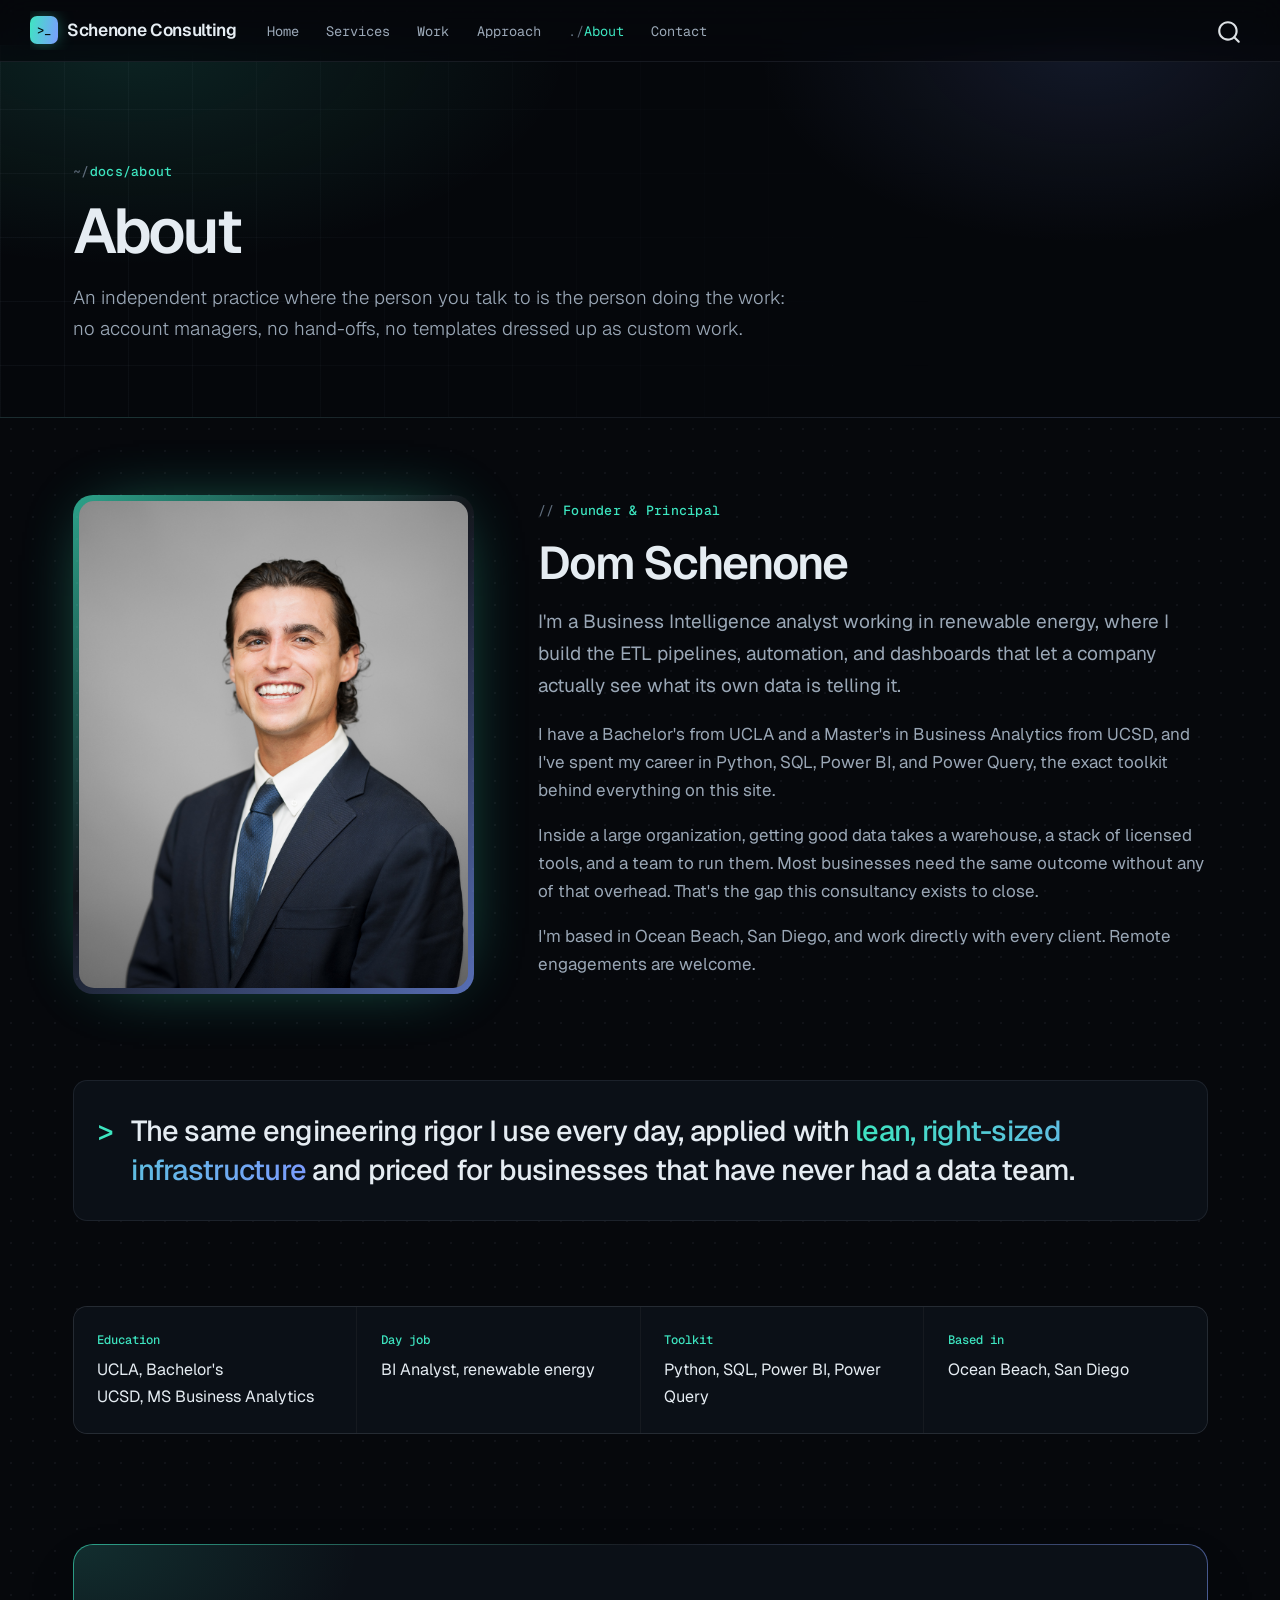
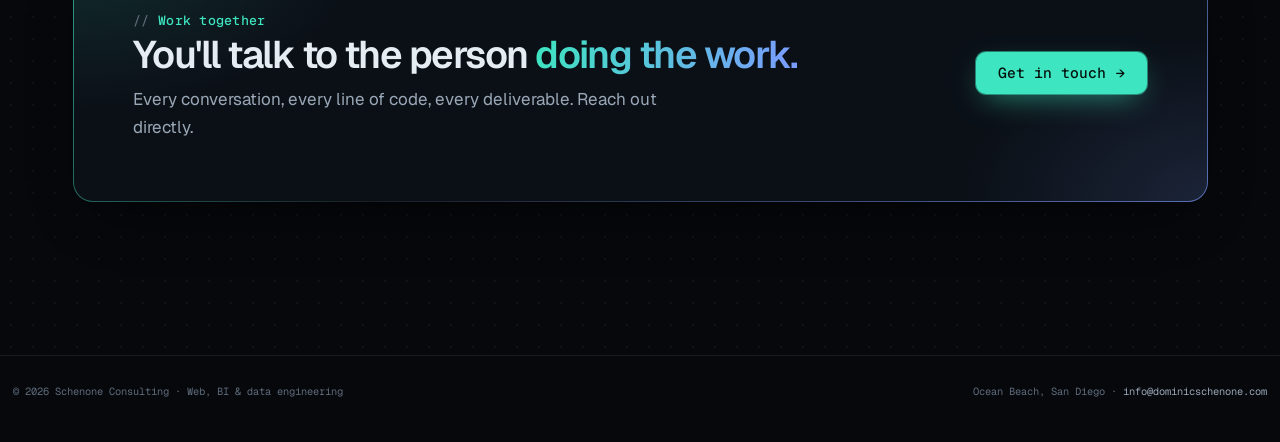
<file: docs/about.html>
<!DOCTYPE html>
<html xmlns="http://www.w3.org/1999/xhtml" lang="en" xml:lang="en"><head>

<meta charset="utf-8">
<meta name="generator" content="quarto-1.10.18">

<meta name="viewport" content="width=device-width, initial-scale=1.0, user-scalable=yes">

<meta name="description" content="Dom Schenone: BI analyst, data engineer, and founder of Schenone Consulting in Ocean Beach, San Diego.">

<title>About – Schenone Consulting</title>
<style>
/* Default styles provided by pandoc.
** See https://pandoc.org/MANUAL.html#variables-for-html for config info.
*/
span.smallcaps{font-variant: small-caps;}
div.columns{display: flex; gap: 1.5em;}
div.column{flex: auto;}
@media screen {
div.columns{gap: min(4vw, 1.5em);}
div.column{overflow-x: auto;}
}
div.hanging-indent{margin-left: 1.5em; text-indent: -1.5em;}
ul.task-list{list-style: none;}
ul.task-list li input[type="checkbox"] {
  width: 0.8em;
  margin: 0 0.8em 0.2em -1em; /* quarto-specific, see https://github.com/quarto-dev/quarto-cli/issues/4556 */ 
  vertical-align: middle;
}
</style>


<script src="site_libs/quarto-nav/quarto-nav.js"></script>
<script src="site_libs/quarto-nav/headroom.min.js"></script>
<script src="site_libs/clipboard/clipboard.min.js"></script>
<script src="site_libs/quarto-search/autocomplete.umd.js"></script>
<script src="site_libs/quarto-search/fuse.min.js"></script>
<script src="site_libs/quarto-search/quarto-search.js"></script>
<meta name="quarto:offset" content="./">
<link href="./favicon.svg" rel="icon" type="image/svg+xml">
<script src="site_libs/quarto-html/quarto.js" type="module"></script>
<script src="site_libs/quarto-html/tabsets/tabsets.js" type="module"></script>
<script src="site_libs/quarto-html/popper.min.js"></script>
<script src="site_libs/quarto-html/tippy.umd.min.js"></script>
<link href="site_libs/quarto-html/tippy.css" rel="stylesheet">
<link href="site_libs/quarto-html/quarto-syntax-highlighting-dark-b85bc7c33db8c58e0ec93c3465666fed.css" rel="stylesheet" id="quarto-text-highlighting-styles">
<script src="site_libs/bootstrap/bootstrap.min.js"></script>
<link href="site_libs/bootstrap/bootstrap-icons.css" rel="stylesheet">
<link href="site_libs/bootstrap/bootstrap-a83cbf62fba41aac237f2af41c0390dd.min.css" rel="stylesheet" append-hash="true" id="quarto-bootstrap" data-mode="dark">
<script id="quarto-search-options" type="application/json">{
  "location": "navbar",
  "copy-button": false,
  "collapse-after": 3,
  "panel-placement": "end",
  "type": "overlay",
  "limit": 50,
  "keyboard-shortcut": [
    "f",
    "/",
    "s"
  ],
  "show-item-context": false,
  "language": {
    "search-no-results-text": "No results",
    "search-matching-documents-text": "matching documents",
    "search-copy-link-title": "Copy link to search",
    "search-hide-matches-text": "Hide additional matches",
    "search-more-match-text": "more match in this document",
    "search-more-matches-text": "more matches in this document",
    "search-clear-button-title": "Clear",
    "search-text-placeholder": "",
    "search-detached-cancel-button-title": "Cancel",
    "search-submit-button-title": "Submit",
    "search-label": "Search"
  }
}</script>
<style>html{ scroll-behavior: smooth; }</style>
<link rel="preconnect" href="https://fonts.googleapis.com">
<link rel="preconnect" href="https://fonts.gstatic.com" crossorigin="">
<link href="https://fonts.googleapis.com/css2?family=Geist:wght@400;500;600;700&amp;family=Geist+Mono:wght@400;500&amp;display=swap" rel="stylesheet">
<meta name="theme-color" content="#06080c">
<!-- Root-relative paths: this file is included verbatim on pages in subfolders too (work/<project>/). -->
<link rel="apple-touch-icon" href="./apple-touch-icon.png">
<!-- Bump ?v= whenever styles.css changes so browsers and Cloudflare fetch the new file -->
<link rel="stylesheet" href="./styles.css?v=2026092804">


<meta property="og:title" content="About – Schenone Consulting">
<meta property="og:description" content="Dom Schenone: BI analyst, data engineer, and founder of Schenone Consulting in Ocean Beach, San Diego.">
<meta property="og:image" content="https://dominicschenone.com/images/dom-headshot.jpg">
<meta property="og:site_name" content="Schenone Consulting">
<meta property="og:image:alt" content="Dom Schenone">
<meta name="twitter:title" content="About – Schenone Consulting">
<meta name="twitter:description" content="Dom Schenone: BI analyst, data engineer, and founder of Schenone Consulting in Ocean Beach, San Diego.">
<meta name="twitter:image" content="https://dominicschenone.com/images/dom-headshot.jpg">
<meta name="twitter:card" content="summary_large_image">
<meta name="twitter:image:alt" content="Dom Schenone">
</head>

<body class="nav-fixed quarto-light">

<div id="quarto-search-results"></div>
  <header id="quarto-header" class="headroom fixed-top">
    <nav class="navbar navbar-expand-lg " data-bs-theme="dark">
      <div class="navbar-container container-fluid">
      <div class="navbar-brand-container mx-auto">
    <a class="navbar-brand" href="./index.html">
    <span class="navbar-title">Schenone Consulting</span>
    </a>
  </div>
            <div id="quarto-search" class="" title="Search"></div>
          <button class="navbar-toggler" type="button" data-bs-toggle="collapse" data-bs-target="#navbarCollapse" aria-controls="navbarCollapse" role="menu" aria-expanded="false" aria-label="Toggle navigation" onclick="if (window.quartoToggleHeadroom) { window.quartoToggleHeadroom(); }">
  <span class="navbar-toggler-icon"></span>
</button>
          <div class="collapse navbar-collapse" id="navbarCollapse">
            <ul class="navbar-nav navbar-nav-scroll me-auto">
  <li class="nav-item">
    <a class="nav-link" href="./index.html"> 
<span class="menu-text">Home</span></a>
  </li>  
  <li class="nav-item">
    <a class="nav-link" href="./services.html"> 
<span class="menu-text">Services</span></a>
  </li>  
  <li class="nav-item">
    <a class="nav-link" href="./work.html"> 
<span class="menu-text">Work</span></a>
  </li>  
  <li class="nav-item">
    <a class="nav-link" href="./approach.html"> 
<span class="menu-text">Approach</span></a>
  </li>  
  <li class="nav-item">
    <a class="nav-link active" href="./about.html" aria-current="page"> 
<span class="menu-text">About</span></a>
  </li>  
  <li class="nav-item">
    <a class="nav-link" href="./contact.html"> 
<span class="menu-text">Contact</span></a>
  </li>  
</ul>
          </div> <!-- /navcollapse -->
            <div class="quarto-navbar-tools">
</div>
      </div> <!-- /container-fluid -->
    </nav>
</header>
<!-- content -->
<div id="quarto-content" class="quarto-container page-columns page-rows-contents page-layout-full page-navbar">
<!-- sidebar -->
<!-- margin-sidebar -->
    
<!-- main -->
<main class="content column-page" id="quarto-document-content">

<header id="title-block-header" class="quarto-title-block default">
<div class="quarto-title">
<h1 class="title">About</h1>
<p class="subtitle lead">An independent practice where the person you talk to is the person doing the work: no account managers, no hand-offs, no templates dressed up as custom work.</p>
</div>

<div>
  <div class="description">
    Dom Schenone: BI analyst, data engineer, and founder of Schenone Consulting in Ocean Beach, San Diego.
  </div>
</div>


<div class="quarto-title-meta column-page">

    
  
    
  </div>
  


</header>


<div class="about-grid">
  <div class="about-photo-wrap">
    <img src="images/dom-headshot.jpg" alt="Dom Schenone">
  </div>
  <div>
    <p class="eyebrow">Founder &amp; Principal</p>
    <h2>Dom Schenone</h2>
    <p class="lede">I'm a Business Intelligence analyst working in renewable energy, where I build the ETL pipelines, automation, and dashboards that let a company actually see what its own data is telling it.</p>
    <p>I have a Bachelor's from UCLA and a Master's in Business Analytics from UCSD, and I've spent my career in Python, SQL, Power BI, and Power Query, the exact toolkit behind everything on this site.</p>
    <p>Inside a large organization, getting good data takes a warehouse, a stack of licensed tools, and a team to run them. Most businesses need the same outcome without any of that overhead. That's the gap this consultancy exists to close.</p>
    <p>I'm based in Ocean Beach, San Diego, and work directly with every client. Remote engagements are welcome.</p>
  </div>
</div>

<blockquote class="quote blockquote">The same engineering rigor I use every day, applied with <em>lean, right-sized infrastructure</em> and priced for businesses that have never had a data team.</blockquote>

<dl class="facts">
  <div><dt>Education</dt><dd>UCLA, Bachelor's<br>UCSD, MS Business Analytics</dd></div>
  <div><dt>Day job</dt><dd>BI Analyst, renewable energy</dd></div>
  <div><dt>Toolkit</dt><dd>Python, SQL, Power BI, Power Query</dd></div>
  <div><dt>Based in</dt><dd>Ocean Beach, San Diego</dd></div>
</dl>

<div class="cta-panel">
  <div>
    <p class="eyebrow">Work together</p>
    <h2>You'll talk to the person <em>doing the work.</em></h2>
    <p>Every conversation, every line of code, every deliverable. Reach out directly.</p>
  </div>
  <a class="btn-cta" href="contact.html">Get in touch</a>
</div>



</main> <!-- /main -->
<script>
  // Interior pages: add a "~/page" path label above the Quarto title.
  // Case studies read "~/work/<project>" and keep "Work" highlighted in the nav.
  (function () {
    var title = document.querySelector("#title-block-header h1.title");
    if (!title) return;
    var parts = location.pathname.replace(/\/index\.html$|\/$/, "").split("/").filter(Boolean);
    var page = (parts.length ? parts.join("/") : "index").replace(/\.html$/, "");
    var p = document.createElement("p");
    p.className = "eyebrow path";
    p.textContent = page;
    title.parentNode.insertBefore(p, title);

    if (parts[0] === "work" && parts.length > 1) {
      var work = document.querySelector('.navbar-nav a.nav-link[href$="work.html"]');
      if (work) work.classList.add("active");
    }
  })();

  // Case-study embeds: load the live site only when asked (keeps pages fast).
  // Small screens open it in a new tab instead of a cramped iframe.
  (function () {
    document.querySelectorAll(".project-embed-frame").forEach(function (frame) {
      var button = frame.querySelector(".project-embed-launch");
      if (!button) return;
      button.addEventListener("click", function () {
        var src = frame.getAttribute("data-src");
        if (window.matchMedia("(max-width: 700px)").matches) {
          window.open(src, "_blank", "noopener");
          return;
        }
        var iframe = document.createElement("iframe");
        iframe.src = src;
        iframe.title = frame.getAttribute("data-title") || "Live project";
        iframe.loading = "eager";
        frame.innerHTML = "";
        frame.appendChild(iframe);
      });
    });
  })();

  // Fade content in as it scrolls into view. Only arms when JS runs and motion is allowed,
  // so the page is fully visible without it.
  (function () {
    if (!("IntersectionObserver" in window)) return;
    if (window.matchMedia("(prefers-reduced-motion: reduce)").matches) return;
    var targets = document.querySelectorAll(
      ".section-head, .ruled, .work-card, .steps > *, .service-row, .plan, .viz-card, .compare, .terminal, .cta-panel, .about-grid, .quote, .facts, .contact-grid > *, .project-shots > *, .project-embed"
    );
    document.documentElement.classList.add("js-reveal");
    var io = new IntersectionObserver(function (entries) {
      entries.forEach(function (e) {
        if (e.isIntersecting) { e.target.classList.add("is-visible"); io.unobserve(e.target); }
      });
    }, { rootMargin: "0px 0px -8% 0px", threshold: 0.08 });
    targets.forEach(function (el, i) {
      el.classList.add("reveal");
      el.style.transitionDelay = (i % 4) * 60 + "ms";
      io.observe(el);
    });
  })();
</script>
<script id="quarto-html-after-body" type="application/javascript">
  window.document.addEventListener("DOMContentLoaded", function (event) {
    const isCodeAnnotation = (el) => {
      for (const clz of el.classList) {
        if (clz.startsWith('code-annotation-')) {                     
          return true;
        }
      }
      return false;
    }
    const onCopySuccess = function(e) {
      // button target
      const button = e.trigger;
      // don't keep focus
      button.blur();
      // flash "checked"
      button.classList.add('code-copy-button-checked');
      var currentTitle = button.getAttribute("title");
      button.setAttribute("title", "Copied!");
      let tooltip;
      if (window.bootstrap) {
        button.setAttribute("data-bs-toggle", "tooltip");
        button.setAttribute("data-bs-placement", "left");
        button.setAttribute("data-bs-title", "Copied!");
        tooltip = new bootstrap.Tooltip(button, 
          { trigger: "manual", 
            customClass: "code-copy-button-tooltip",
            offset: [0, -8]});
        tooltip.show();    
      }
      setTimeout(function() {
        if (tooltip) {
          tooltip.hide();
          button.removeAttribute("data-bs-title");
          button.removeAttribute("data-bs-toggle");
          button.removeAttribute("data-bs-placement");
        }
        button.setAttribute("title", currentTitle);
        button.classList.remove('code-copy-button-checked');
      }, 1000);
      // clear code selection
      e.clearSelection();
    }
    const getTextToCopy = function(trigger) {
      const outerScaffold = trigger.parentElement.cloneNode(true);
      const codeEl = outerScaffold.querySelector('code');
      for (const childEl of codeEl.children) {
        if (isCodeAnnotation(childEl)) {
          childEl.remove();
        }
      }
      return codeEl.innerText;
    }
    const clipboard = new window.ClipboardJS('.code-copy-button:not([data-in-quarto-modal])', {
      text: getTextToCopy
    });
    clipboard.on('success', onCopySuccess);
    if (window.document.getElementById('quarto-embedded-source-code-modal')) {
      const clipboardModal = new window.ClipboardJS('.code-copy-button[data-in-quarto-modal]', {
        text: getTextToCopy,
        container: window.document.getElementById('quarto-embedded-source-code-modal')
      });
      clipboardModal.on('success', onCopySuccess);
    }
      var localhostRegex = new RegExp(/^(?:http|https):\/\/localhost\:?[0-9]*\//);
      var mailtoRegex = new RegExp(/^mailto:/);
        var filterRegex = new RegExp("https:\/\/dominicschenone\.com");
      var isInternal = (href) => {
          return filterRegex.test(href) || localhostRegex.test(href) || mailtoRegex.test(href);
      }
      // Inspect non-navigation links and adorn them if external
     var links = window.document.querySelectorAll('a[href]:not(.nav-link):not(.navbar-brand):not(.toc-action):not(.sidebar-link):not(.sidebar-item-toggle):not(.pagination-link):not(.no-external):not([aria-hidden]):not(.dropdown-item):not(.quarto-navigation-tool):not(.about-link)');
      for (var i=0; i<links.length; i++) {
        const link = links[i];
        if (!isInternal(link.href)) {
          // undo the damage that might have been done by quarto-nav.js in the case of
          // links that we want to consider external
          if (link.dataset.originalHref !== undefined) {
            link.href = link.dataset.originalHref;
          }
        }
      }
    function tippyHover(el, contentFn, onTriggerFn, onUntriggerFn) {
      const config = {
        allowHTML: true,
        maxWidth: 500,
        delay: 100,
        arrow: false,
        appendTo: function(el) {
            return el.parentElement;
        },
        interactive: true,
        interactiveBorder: 10,
        theme: 'quarto',
        placement: 'bottom-start',
      };
      if (contentFn) {
        config.content = contentFn;
      }
      if (onTriggerFn) {
        config.onTrigger = onTriggerFn;
      }
      if (onUntriggerFn) {
        config.onUntrigger = onUntriggerFn;
      }
      window.tippy(el, config); 
    }
    const noterefs = window.document.querySelectorAll('a[role="doc-noteref"]');
    for (var i=0; i<noterefs.length; i++) {
      const ref = noterefs[i];
      tippyHover(ref, function() {
        // use id or data attribute instead here
        let href = ref.getAttribute('data-footnote-href') || ref.getAttribute('href');
        try { href = new URL(href).hash; } catch {}
        const id = href.replace(/^#\/?/, "");
        const note = window.document.getElementById(id);
        if (note) {
          return note.innerHTML;
        } else {
          return "";
        }
      });
    }
    const xrefs = window.document.querySelectorAll('a.quarto-xref');
    const processXRef = (id, note) => {
      // Strip column container classes
      const stripColumnClz = (el) => {
        el.classList.remove("page-full", "page-columns");
        if (el.children) {
          for (const child of el.children) {
            stripColumnClz(child);
          }
        }
      }
      stripColumnClz(note)
      if (id === null || id.startsWith('sec-')) {
        // Special case sections, only their first couple elements
        const container = document.createElement("div");
        if (note.children && note.children.length > 2) {
          container.appendChild(note.children[0].cloneNode(true));
          for (let i = 1; i < note.children.length; i++) {
            const child = note.children[i];
            if (child.tagName === "P" && child.innerText === "") {
              continue;
            } else {
              container.appendChild(child.cloneNode(true));
              break;
            }
          }
          if (window.Quarto?.typesetMath) {
            window.Quarto.typesetMath(container);
          }
          return container.innerHTML
        } else {
          if (window.Quarto?.typesetMath) {
            window.Quarto.typesetMath(note);
          }
          return note.innerHTML;
        }
      } else {
        // Remove any anchor links if they are present
        const anchorLink = note.querySelector('a.anchorjs-link');
        if (anchorLink) {
          anchorLink.remove();
        }
        if (window.Quarto?.typesetMath) {
          window.Quarto.typesetMath(note);
        }
        if (note.classList.contains("callout")) {
          return note.outerHTML;
        } else {
          return note.innerHTML;
        }
      }
    }
    for (var i=0; i<xrefs.length; i++) {
      const xref = xrefs[i];
      tippyHover(xref, undefined, function(instance) {
        instance.disable();
        let url = xref.getAttribute('href');
        let hash = undefined; 
        if (url.startsWith('#')) {
          hash = url;
        } else {
          try { hash = new URL(url).hash; } catch {}
        }
        if (hash) {
          const id = hash.replace(/^#\/?/, "");
          const note = window.document.getElementById(id);
          if (note !== null) {
            try {
              const html = processXRef(id, note.cloneNode(true));
              instance.setContent(html);
            } finally {
              instance.enable();
              instance.show();
            }
          } else {
            // See if we can fetch this
            fetch(url.split('#')[0])
            .then(res => res.text())
            .then(html => {
              const parser = new DOMParser();
              const htmlDoc = parser.parseFromString(html, "text/html");
              const note = htmlDoc.getElementById(id);
              if (note !== null) {
                const html = processXRef(id, note);
                instance.setContent(html);
              } 
            }).finally(() => {
              instance.enable();
              instance.show();
            });
          }
        } else {
          // See if we can fetch a full url (with no hash to target)
          // This is a special case and we should probably do some content thinning / targeting
          fetch(url)
          .then(res => res.text())
          .then(html => {
            const parser = new DOMParser();
            const htmlDoc = parser.parseFromString(html, "text/html");
            const note = htmlDoc.querySelector('main.content');
            if (note !== null) {
              // This should only happen for chapter cross references
              // (since there is no id in the URL)
              // remove the first header
              if (note.children.length > 0 && note.children[0].tagName === "HEADER") {
                note.children[0].remove();
              }
              const html = processXRef(null, note);
              instance.setContent(html);
            } 
          }).finally(() => {
            instance.enable();
            instance.show();
          });
        }
      }, function(instance) {
      });
    }
        let selectedAnnoteEl;
        const selectorForAnnotation = ( cell, annotation) => {
          let cellAttr = 'data-code-cell="' + cell + '"';
          let lineAttr = 'data-code-annotation="' +  annotation + '"';
          const selector = 'span[' + cellAttr + '][' + lineAttr + ']';
          return selector;
        }
        const selectCodeLines = (annoteEl) => {
          const doc = window.document;
          const targetCell = annoteEl.getAttribute("data-target-cell");
          const targetAnnotation = annoteEl.getAttribute("data-target-annotation");
          const annoteSpan = window.document.querySelector(selectorForAnnotation(targetCell, targetAnnotation));
          const lines = annoteSpan.getAttribute("data-code-lines").split(",");
          const lineIds = lines.map((line) => {
            return targetCell + "-" + line;
          })
          let top = null;
          let height = null;
          let parent = null;
          if (lineIds.length > 0) {
              //compute the position of the single el (top and bottom and make a div)
              const el = window.document.getElementById(lineIds[0]);
              top = el.offsetTop;
              height = el.offsetHeight;
              parent = el.parentElement.parentElement;
            if (lineIds.length > 1) {
              const lastEl = window.document.getElementById(lineIds[lineIds.length - 1]);
              const bottom = lastEl.offsetTop + lastEl.offsetHeight;
              height = bottom - top;
            }
            if (top !== null && height !== null && parent !== null) {
              // cook up a div (if necessary) and position it 
              let div = window.document.getElementById("code-annotation-line-highlight");
              if (div === null) {
                div = window.document.createElement("div");
                div.setAttribute("id", "code-annotation-line-highlight");
                div.style.position = 'absolute';
                parent.appendChild(div);
              }
              div.style.top = top - 2 + "px";
              div.style.height = height + 4 + "px";
              div.style.left = 0;
              let gutterDiv = window.document.getElementById("code-annotation-line-highlight-gutter");
              if (gutterDiv === null) {
                gutterDiv = window.document.createElement("div");
                gutterDiv.setAttribute("id", "code-annotation-line-highlight-gutter");
                gutterDiv.style.position = 'absolute';
                const codeCell = window.document.getElementById(targetCell);
                const gutter = codeCell.querySelector('.code-annotation-gutter');
                gutter.appendChild(gutterDiv);
              }
              gutterDiv.style.top = top - 2 + "px";
              gutterDiv.style.height = height + 4 + "px";
            }
            selectedAnnoteEl = annoteEl;
          }
        };
        const unselectCodeLines = () => {
          const elementsIds = ["code-annotation-line-highlight", "code-annotation-line-highlight-gutter"];
          elementsIds.forEach((elId) => {
            const div = window.document.getElementById(elId);
            if (div) {
              div.remove();
            }
          });
          selectedAnnoteEl = undefined;
        };
          // Handle positioning of the toggle
      window.addEventListener(
        "resize",
        throttle(() => {
          elRect = undefined;
          if (selectedAnnoteEl) {
            selectCodeLines(selectedAnnoteEl);
          }
        }, 10)
      );
      function throttle(fn, ms) {
      let throttle = false;
      let timer;
        return (...args) => {
          if(!throttle) { // first call gets through
              fn.apply(this, args);
              throttle = true;
          } else { // all the others get throttled
              if(timer) clearTimeout(timer); // cancel #2
              timer = setTimeout(() => {
                fn.apply(this, args);
                timer = throttle = false;
              }, ms);
          }
        };
      }
        // Attach click handler to the DT
        const annoteDls = window.document.querySelectorAll('dt[data-target-cell]');
        for (const annoteDlNode of annoteDls) {
          annoteDlNode.addEventListener('click', (event) => {
            const clickedEl = event.target;
            if (clickedEl !== selectedAnnoteEl) {
              unselectCodeLines();
              const activeEl = window.document.querySelector('dt[data-target-cell].code-annotation-active');
              if (activeEl) {
                activeEl.classList.remove('code-annotation-active');
              }
              selectCodeLines(clickedEl);
              clickedEl.classList.add('code-annotation-active');
            } else {
              // Unselect the line
              unselectCodeLines();
              clickedEl.classList.remove('code-annotation-active');
            }
          });
        }
    const findCites = (el) => {
      const parentEl = el.parentElement;
      if (parentEl) {
        const cites = parentEl.dataset.cites;
        if (cites) {
          return {
            el,
            cites: cites.split(' ')
          };
        } else {
          return findCites(el.parentElement)
        }
      } else {
        return undefined;
      }
    };
    var bibliorefs = window.document.querySelectorAll('a[role="doc-biblioref"]');
    for (var i=0; i<bibliorefs.length; i++) {
      const ref = bibliorefs[i];
      const citeInfo = findCites(ref);
      if (citeInfo) {
        tippyHover(citeInfo.el, function() {
          var popup = window.document.createElement('div');
          citeInfo.cites.forEach(function(cite) {
            var citeDiv = window.document.createElement('div');
            citeDiv.classList.add('hanging-indent');
            citeDiv.classList.add('csl-entry');
            var biblioDiv = window.document.getElementById('ref-' + cite);
            if (biblioDiv) {
              citeDiv.innerHTML = biblioDiv.innerHTML;
            }
            popup.appendChild(citeDiv);
          });
          return popup.innerHTML;
        });
      }
    }
  });
  </script>
</div> <!-- /content -->
<footer class="footer">
  <div class="nav-footer">
    <div class="nav-footer-left">
<p>© 2026 Schenone Consulting · Web, BI &amp; data engineering</p>
</div>   
    <div class="nav-footer-center">
      &nbsp;
    </div>
    <div class="nav-footer-right">
<p>Ocean Beach, San Diego · <a href="mailto:info@dominicschenone.com">info@dominicschenone.com</a></p>
</div>
  </div>
</footer>




<script src="site_libs/quarto-html/zenscroll-min.js"></script>
</body></html>
</file>
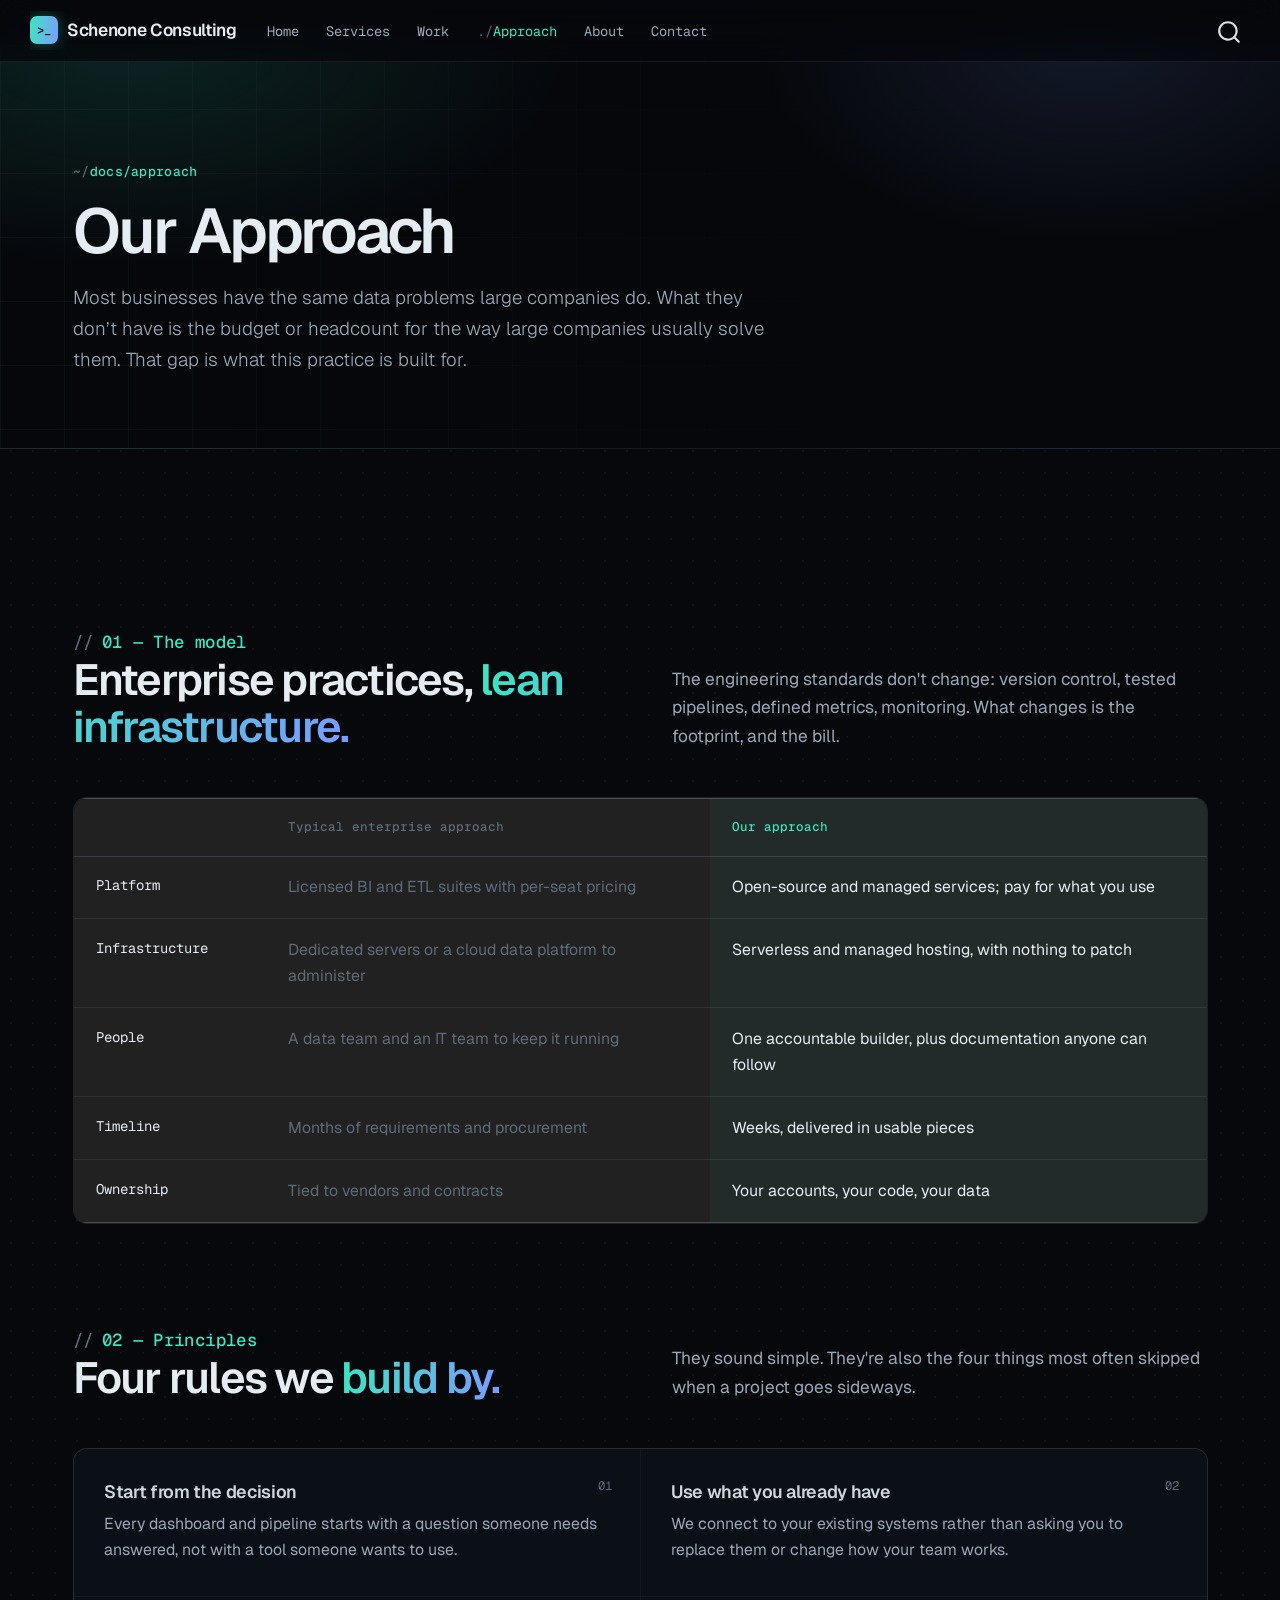
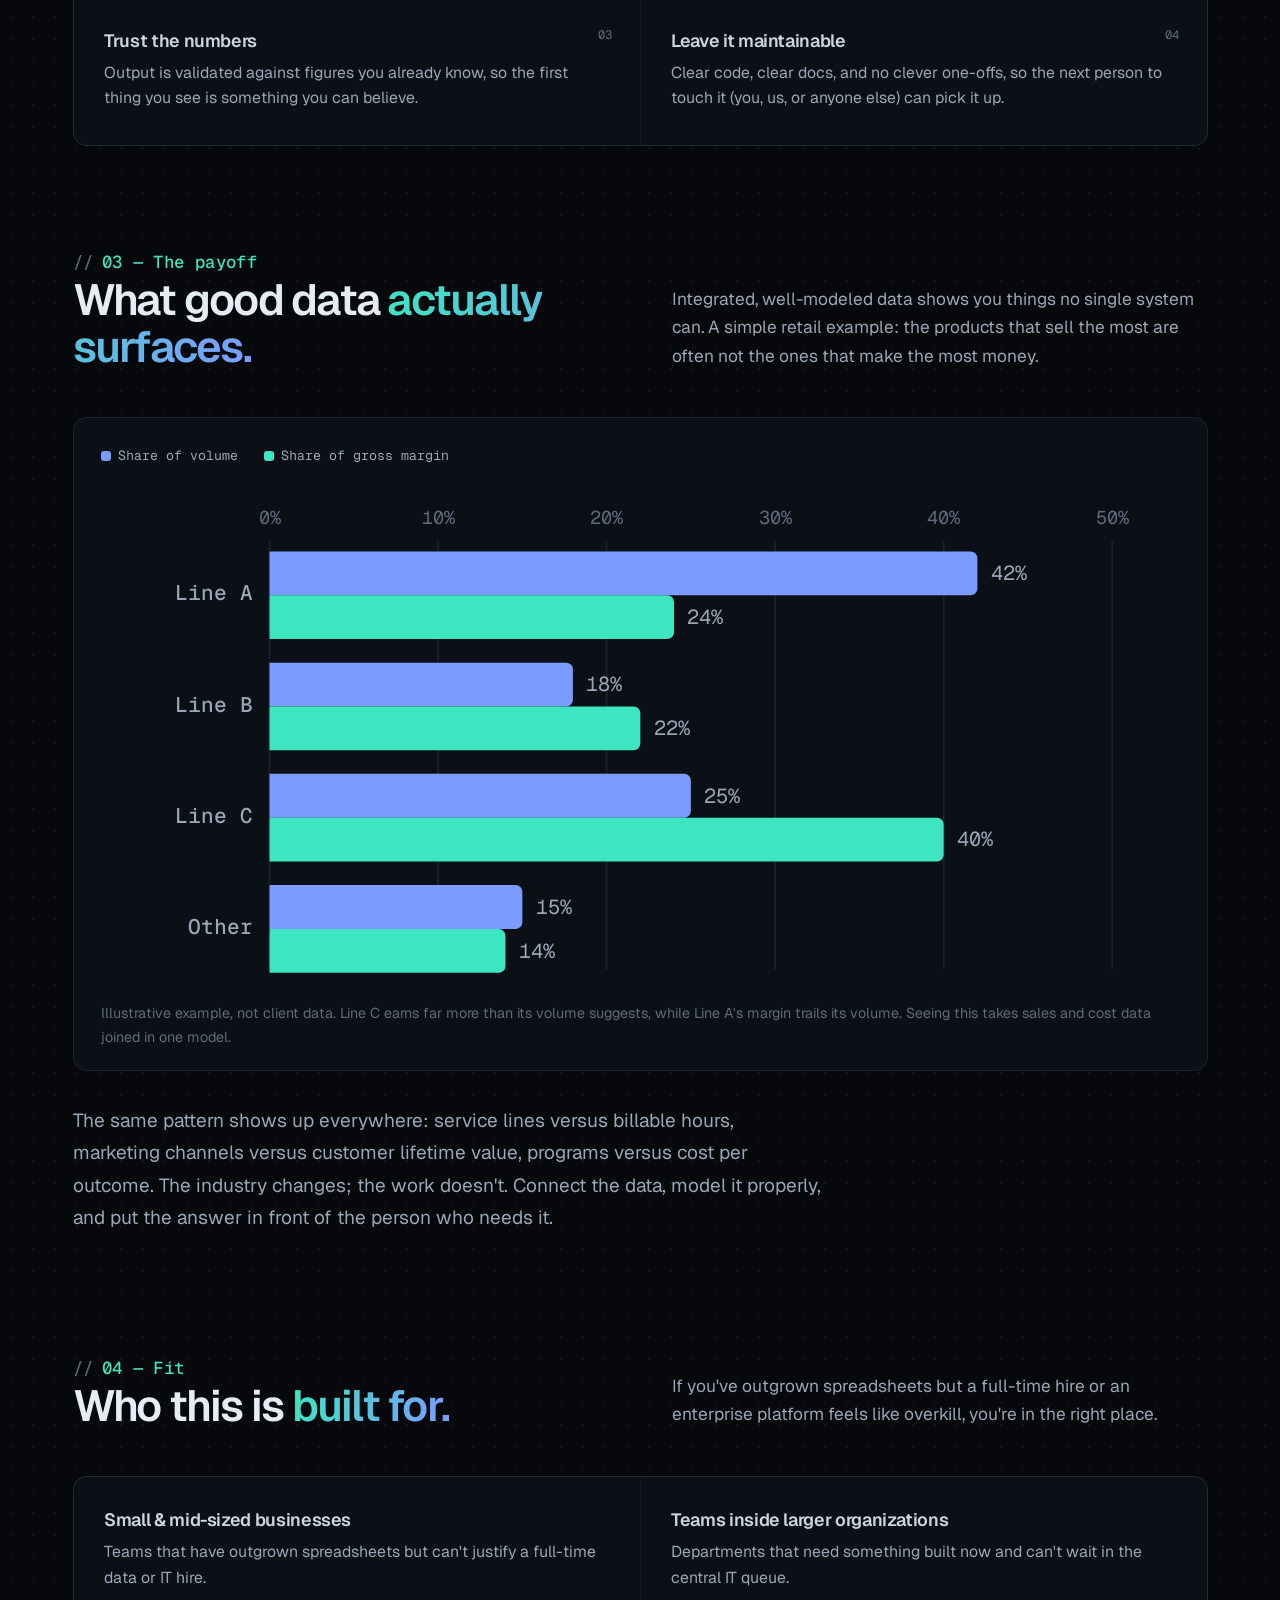
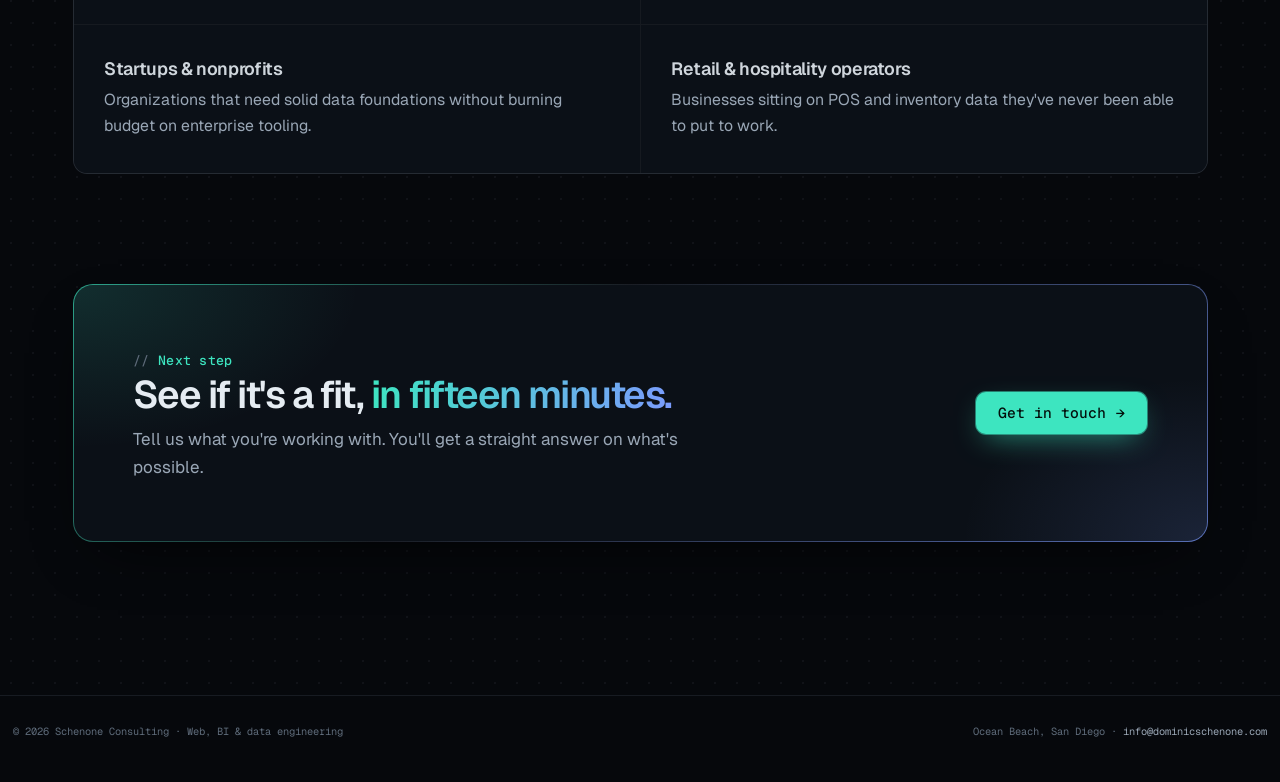
<file: docs/approach.html>
<!DOCTYPE html>
<html xmlns="http://www.w3.org/1999/xhtml" lang="en" xml:lang="en"><head>

<meta charset="utf-8">
<meta name="generator" content="quarto-1.10.18">

<meta name="viewport" content="width=device-width, initial-scale=1.0, user-scalable=yes">

<meta name="description" content="Enterprise engineering practices on lean, low-cost infrastructure you own.">

<title>Our Approach – Schenone Consulting</title>
<style>
/* Default styles provided by pandoc.
** See https://pandoc.org/MANUAL.html#variables-for-html for config info.
*/
span.smallcaps{font-variant: small-caps;}
div.columns{display: flex; gap: 1.5em;}
div.column{flex: auto;}
@media screen {
div.columns{gap: min(4vw, 1.5em);}
div.column{overflow-x: auto;}
}
div.hanging-indent{margin-left: 1.5em; text-indent: -1.5em;}
ul.task-list{list-style: none;}
ul.task-list li input[type="checkbox"] {
  width: 0.8em;
  margin: 0 0.8em 0.2em -1em; /* quarto-specific, see https://github.com/quarto-dev/quarto-cli/issues/4556 */ 
  vertical-align: middle;
}
</style>


<script src="site_libs/quarto-nav/quarto-nav.js"></script>
<script src="site_libs/quarto-nav/headroom.min.js"></script>
<script src="site_libs/clipboard/clipboard.min.js"></script>
<script src="site_libs/quarto-search/autocomplete.umd.js"></script>
<script src="site_libs/quarto-search/fuse.min.js"></script>
<script src="site_libs/quarto-search/quarto-search.js"></script>
<meta name="quarto:offset" content="./">
<link href="./favicon.svg" rel="icon" type="image/svg+xml">
<script src="site_libs/quarto-html/quarto.js" type="module"></script>
<script src="site_libs/quarto-html/tabsets/tabsets.js" type="module"></script>
<script src="site_libs/quarto-html/popper.min.js"></script>
<script src="site_libs/quarto-html/tippy.umd.min.js"></script>
<link href="site_libs/quarto-html/tippy.css" rel="stylesheet">
<link href="site_libs/quarto-html/quarto-syntax-highlighting-dark-b85bc7c33db8c58e0ec93c3465666fed.css" rel="stylesheet" id="quarto-text-highlighting-styles">
<script src="site_libs/bootstrap/bootstrap.min.js"></script>
<link href="site_libs/bootstrap/bootstrap-icons.css" rel="stylesheet">
<link href="site_libs/bootstrap/bootstrap-a83cbf62fba41aac237f2af41c0390dd.min.css" rel="stylesheet" append-hash="true" id="quarto-bootstrap" data-mode="dark">
<script id="quarto-search-options" type="application/json">{
  "location": "navbar",
  "copy-button": false,
  "collapse-after": 3,
  "panel-placement": "end",
  "type": "overlay",
  "limit": 50,
  "keyboard-shortcut": [
    "f",
    "/",
    "s"
  ],
  "show-item-context": false,
  "language": {
    "search-no-results-text": "No results",
    "search-matching-documents-text": "matching documents",
    "search-copy-link-title": "Copy link to search",
    "search-hide-matches-text": "Hide additional matches",
    "search-more-match-text": "more match in this document",
    "search-more-matches-text": "more matches in this document",
    "search-clear-button-title": "Clear",
    "search-text-placeholder": "",
    "search-detached-cancel-button-title": "Cancel",
    "search-submit-button-title": "Submit",
    "search-label": "Search"
  }
}</script>
<style>html{ scroll-behavior: smooth; }</style>
<link rel="preconnect" href="https://fonts.googleapis.com">
<link rel="preconnect" href="https://fonts.gstatic.com" crossorigin="">
<link href="https://fonts.googleapis.com/css2?family=Geist:wght@400;500;600;700&amp;family=Geist+Mono:wght@400;500&amp;display=swap" rel="stylesheet">
<meta name="theme-color" content="#06080c">
<!-- Root-relative paths: this file is included verbatim on pages in subfolders too (work/<project>/). -->
<link rel="apple-touch-icon" href="./apple-touch-icon.png">
<!-- Bump ?v= whenever styles.css changes so browsers and Cloudflare fetch the new file -->
<link rel="stylesheet" href="./styles.css?v=2026092804">


<meta property="og:title" content="Our Approach – Schenone Consulting">
<meta property="og:description" content="Enterprise engineering practices on lean, low-cost infrastructure you own.">
<meta property="og:image" content="https://dominicschenone.com/images/og-card.png">
<meta property="og:site_name" content="Schenone Consulting">
<meta property="og:image:height" content="630">
<meta property="og:image:width" content="1200">
<meta name="twitter:title" content="Our Approach – Schenone Consulting">
<meta name="twitter:description" content="Enterprise engineering practices on lean, low-cost infrastructure you own.">
<meta name="twitter:image" content="https://dominicschenone.com/images/og-card.png">
<meta name="twitter:card" content="summary_large_image">
<meta name="twitter:image-height" content="630">
<meta name="twitter:image-width" content="1200">
</head>

<body class="nav-fixed quarto-light">

<div id="quarto-search-results"></div>
  <header id="quarto-header" class="headroom fixed-top">
    <nav class="navbar navbar-expand-lg " data-bs-theme="dark">
      <div class="navbar-container container-fluid">
      <div class="navbar-brand-container mx-auto">
    <a class="navbar-brand" href="./index.html">
    <span class="navbar-title">Schenone Consulting</span>
    </a>
  </div>
            <div id="quarto-search" class="" title="Search"></div>
          <button class="navbar-toggler" type="button" data-bs-toggle="collapse" data-bs-target="#navbarCollapse" aria-controls="navbarCollapse" role="menu" aria-expanded="false" aria-label="Toggle navigation" onclick="if (window.quartoToggleHeadroom) { window.quartoToggleHeadroom(); }">
  <span class="navbar-toggler-icon"></span>
</button>
          <div class="collapse navbar-collapse" id="navbarCollapse">
            <ul class="navbar-nav navbar-nav-scroll me-auto">
  <li class="nav-item">
    <a class="nav-link" href="./index.html"> 
<span class="menu-text">Home</span></a>
  </li>  
  <li class="nav-item">
    <a class="nav-link" href="./services.html"> 
<span class="menu-text">Services</span></a>
  </li>  
  <li class="nav-item">
    <a class="nav-link" href="./work.html"> 
<span class="menu-text">Work</span></a>
  </li>  
  <li class="nav-item">
    <a class="nav-link active" href="./approach.html" aria-current="page"> 
<span class="menu-text">Approach</span></a>
  </li>  
  <li class="nav-item">
    <a class="nav-link" href="./about.html"> 
<span class="menu-text">About</span></a>
  </li>  
  <li class="nav-item">
    <a class="nav-link" href="./contact.html"> 
<span class="menu-text">Contact</span></a>
  </li>  
</ul>
          </div> <!-- /navcollapse -->
            <div class="quarto-navbar-tools">
</div>
      </div> <!-- /container-fluid -->
    </nav>
</header>
<!-- content -->
<div id="quarto-content" class="quarto-container page-columns page-rows-contents page-layout-full page-navbar">
<!-- sidebar -->
<!-- margin-sidebar -->
    
<!-- main -->
<main class="content column-page" id="quarto-document-content">

<header id="title-block-header" class="quarto-title-block default">
<div class="quarto-title">
<h1 class="title">Our Approach</h1>
<p class="subtitle lead">Most businesses have the same data problems large companies do. What they don’t have is the budget or headcount for the way large companies usually solve them. That gap is what this practice is built for.</p>
</div>

<div>
  <div class="description">
    Enterprise engineering practices on lean, low-cost infrastructure you own.
  </div>
</div>


<div class="quarto-title-meta column-page">

    
  
    
  </div>
  


</header>


<div class="block">
<div class="section-head">
  <div>
    <p class="eyebrow">01 — The model</p>
    <h2>Enterprise practices, <em>lean infrastructure.</em></h2>
  </div>
  <p>The engineering standards don't change: version control, tested pipelines, defined metrics, monitoring. What changes is the footprint, and the bill.</p>
</div>

<div class="compare">
  
<table class="table caption-top">
<thead>
<tr class="header">
<th data-quarto-table-cell-role="th"></th>
<th data-quarto-table-cell-role="th">Typical enterprise approach</th>
<th data-quarto-table-cell-role="th">Our approach</th>
</tr>
</thead>
<tbody>
<tr class="odd">
<td>Platform</td>
<td>Licensed BI and ETL suites with per-seat pricing</td>
<td>Open-source and managed services; pay for what you use</td>
</tr>
<tr class="even">
<td>Infrastructure</td>
<td>Dedicated servers or a cloud data platform to administer</td>
<td>Serverless and managed hosting, with nothing to patch</td>
</tr>
<tr class="odd">
<td>People</td>
<td>A data team and an IT team to keep it running</td>
<td>One accountable builder, plus documentation anyone can follow</td>
</tr>
<tr class="even">
<td>Timeline</td>
<td>Months of requirements and procurement</td>
<td>Weeks, delivered in usable pieces</td>
</tr>
<tr class="odd">
<td>Ownership</td>
<td>Tied to vendors and contracts</td>
<td>Your accounts, your code, your data</td>
</tr>
</tbody>
</table>

</div>
</div>
<div class="block">
<div class="section-head">
  <div>
    <p class="eyebrow">02 — Principles</p>
    <h2>Four rules we <em>build by.</em></h2>
  </div>
  <p>They sound simple. They're also the four things most often skipped when a project goes sideways.</p>
</div>

<div class="ruled two">
  <div class="cell">
    <span class="idx">01</span>
    <h3>Start from the decision</h3>
    <p>Every dashboard and pipeline starts with a question someone needs answered, not with a tool someone wants to use.</p>
  </div>
  <div class="cell">
    <span class="idx">02</span>
    <h3>Use what you already have</h3>
    <p>We connect to your existing systems rather than asking you to replace them or change how your team works.</p>
  </div>
  <div class="cell">
    <span class="idx">03</span>
    <h3>Trust the numbers</h3>
    <p>Output is validated against figures you already know, so the first thing you see is something you can believe.</p>
  </div>
  <div class="cell">
    <span class="idx">04</span>
    <h3>Leave it maintainable</h3>
    <p>Clear code, clear docs, and no clever one-offs, so the next person to touch it (you, us, or anyone else) can pick it up.</p>
  </div>
</div>
</div>
<div class="block">
<div class="section-head">
  <div>
    <p class="eyebrow">03 — The payoff</p>
    <h2>What good data <em>actually surfaces.</em></h2>
  </div>
  <p>Integrated, well-modeled data shows you things no single system can. A simple retail example: the products that sell the most are often not the ones that make the most money.</p>
</div>

<div class="viz-card">
<div class="viz-legend">
  <span class="viz-legend-item"><span class="viz-legend-swatch" style="background:var(--viz-a)"></span>Share of volume</span>
  <span class="viz-legend-item"><span class="viz-legend-swatch" style="background:var(--viz-b)"></span>Share of gross margin</span>
</div>
<svg viewbox="0 0 640 300" role="img" aria-label="Grouped bar chart comparing each product line's share of volume against its share of gross margin" style="width:100%; height:auto;">
  <g class="viz-axis-text">
    <line class="viz-gridline" x1="100" y1="34" x2="100" y2="288"></line>
    <line class="viz-gridline" x1="200" y1="34" x2="200" y2="288"></line>
    <line class="viz-gridline" x1="300" y1="34" x2="300" y2="288"></line>
    <line class="viz-gridline" x1="400" y1="34" x2="400" y2="288"></line>
    <line class="viz-gridline" x1="500" y1="34" x2="500" y2="288"></line>
    <line class="viz-gridline" x1="600" y1="34" x2="600" y2="288"></line>
    <text x="100" y="24" text-anchor="middle">0%</text>
    <text x="200" y="24" text-anchor="middle">10%</text>
    <text x="300" y="24" text-anchor="middle">20%</text>
    <text x="400" y="24" text-anchor="middle">30%</text>
    <text x="500" y="24" text-anchor="middle">40%</text>
    <text x="600" y="24" text-anchor="middle">50%</text>
  </g>
  <text class="viz-cat-label" x="90" y="69" text-anchor="end">Line A</text>
  <g class="viz-bar-group">
    <path class="viz-bar viz-bar-volume" d="M100,40 H516 A4,4 0 0 1 520,44 V62 A4,4 0 0 1 516,66 H100 Z"><title>Line A: share of volume 42%</title></path>
    <text class="viz-value-label" x="528" y="57">42%</text>
    <path class="viz-bar viz-bar-margin" d="M100,66 H336 A4,4 0 0 1 340,70 V88 A4,4 0 0 1 336,92 H100 Z"><title>Line A: share of gross margin 24%</title></path>
    <text class="viz-value-label" x="348" y="83">24%</text>
  </g>
  <text class="viz-cat-label" x="90" y="135" text-anchor="end">Line B</text>
  <g class="viz-bar-group">
    <path class="viz-bar viz-bar-volume" d="M100,106 H276 A4,4 0 0 1 280,110 V128 A4,4 0 0 1 276,132 H100 Z"><title>Line B: share of volume 18%</title></path>
    <text class="viz-value-label" x="288" y="123">18%</text>
    <path class="viz-bar viz-bar-margin" d="M100,132 H316 A4,4 0 0 1 320,136 V154 A4,4 0 0 1 316,158 H100 Z"><title>Line B: share of gross margin 22%</title></path>
    <text class="viz-value-label" x="328" y="149">22%</text>
  </g>
  <text class="viz-cat-label" x="90" y="201" text-anchor="end">Line C</text>
  <g class="viz-bar-group">
    <path class="viz-bar viz-bar-volume" d="M100,172 H346 A4,4 0 0 1 350,176 V194 A4,4 0 0 1 346,198 H100 Z"><title>Line C: share of volume 25%</title></path>
    <text class="viz-value-label" x="358" y="189">25%</text>
    <path class="viz-bar viz-bar-margin" d="M100,198 H496 A4,4 0 0 1 500,202 V220 A4,4 0 0 1 496,224 H100 Z"><title>Line C: share of gross margin 40%</title></path>
    <text class="viz-value-label" x="508" y="215">40%</text>
  </g>
  <text class="viz-cat-label" x="90" y="267" text-anchor="end">Other</text>
  <g class="viz-bar-group">
    <path class="viz-bar viz-bar-volume" d="M100,238 H246 A4,4 0 0 1 250,242 V260 A4,4 0 0 1 246,264 H100 Z"><title>Other: share of volume 15%</title></path>
    <text class="viz-value-label" x="258" y="255">15%</text>
    <path class="viz-bar viz-bar-margin" d="M100,264 H236 A4,4 0 0 1 240,268 V286 A4,4 0 0 1 236,290 H100 Z"><title>Other: share of gross margin 14%</title></path>
    <text class="viz-value-label" x="248" y="281">14%</text>
  </g>
</svg>
<p class="viz-caption">Illustrative example, not client data. Line C earns far more than its volume suggests, while Line A's margin trails its volume. Seeing this takes sales and cost data joined in one model.</p>
</div>

<p class="lede" style="margin-top:2rem">The same pattern shows up everywhere: service lines versus billable hours, marketing channels versus customer lifetime value, programs versus cost per outcome. The industry changes; the work doesn't. Connect the data, model it properly, and put the answer in front of the person who needs it.</p>
</div>
<div class="block">
<div class="section-head">
  <div>
    <p class="eyebrow">04 — Fit</p>
    <h2>Who this is <em>built for.</em></h2>
  </div>
  <p>If you've outgrown spreadsheets but a full-time hire or an enterprise platform feels like overkill, you're in the right place.</p>
</div>

<div class="ruled two">
  <div class="cell">
    <h3>Small &amp; mid-sized businesses</h3>
    <p>Teams that have outgrown spreadsheets but can't justify a full-time data or IT hire.</p>
  </div>
  <div class="cell">
    <h3>Teams inside larger organizations</h3>
    <p>Departments that need something built now and can't wait in the central IT queue.</p>
  </div>
  <div class="cell">
    <h3>Startups &amp; nonprofits</h3>
    <p>Organizations that need solid data foundations without burning budget on enterprise tooling.</p>
  </div>
  <div class="cell">
    <h3>Retail &amp; hospitality operators</h3>
    <p>Businesses sitting on POS and inventory data they've never been able to put to work.</p>
  </div>
</div>

<div class="cta-panel">
  <div>
    <p class="eyebrow">Next step</p>
    <h2>See if it's a fit, <em>in fifteen minutes.</em></h2>
    <p>Tell us what you're working with. You'll get a straight answer on what's possible.</p>
  </div>
  <a class="btn-cta" href="contact.html">Get in touch</a>
</div>
</div>



</main> <!-- /main -->
<script>
  // Interior pages: add a "~/page" path label above the Quarto title.
  // Case studies read "~/work/<project>" and keep "Work" highlighted in the nav.
  (function () {
    var title = document.querySelector("#title-block-header h1.title");
    if (!title) return;
    var parts = location.pathname.replace(/\/index\.html$|\/$/, "").split("/").filter(Boolean);
    var page = (parts.length ? parts.join("/") : "index").replace(/\.html$/, "");
    var p = document.createElement("p");
    p.className = "eyebrow path";
    p.textContent = page;
    title.parentNode.insertBefore(p, title);

    if (parts[0] === "work" && parts.length > 1) {
      var work = document.querySelector('.navbar-nav a.nav-link[href$="work.html"]');
      if (work) work.classList.add("active");
    }
  })();

  // Case-study embeds: load the live site only when asked (keeps pages fast).
  // Small screens open it in a new tab instead of a cramped iframe.
  (function () {
    document.querySelectorAll(".project-embed-frame").forEach(function (frame) {
      var button = frame.querySelector(".project-embed-launch");
      if (!button) return;
      button.addEventListener("click", function () {
        var src = frame.getAttribute("data-src");
        if (window.matchMedia("(max-width: 700px)").matches) {
          window.open(src, "_blank", "noopener");
          return;
        }
        var iframe = document.createElement("iframe");
        iframe.src = src;
        iframe.title = frame.getAttribute("data-title") || "Live project";
        iframe.loading = "eager";
        frame.innerHTML = "";
        frame.appendChild(iframe);
      });
    });
  })();

  // Fade content in as it scrolls into view. Only arms when JS runs and motion is allowed,
  // so the page is fully visible without it.
  (function () {
    if (!("IntersectionObserver" in window)) return;
    if (window.matchMedia("(prefers-reduced-motion: reduce)").matches) return;
    var targets = document.querySelectorAll(
      ".section-head, .ruled, .work-card, .steps > *, .service-row, .plan, .viz-card, .compare, .terminal, .cta-panel, .about-grid, .quote, .facts, .contact-grid > *, .project-shots > *, .project-embed"
    );
    document.documentElement.classList.add("js-reveal");
    var io = new IntersectionObserver(function (entries) {
      entries.forEach(function (e) {
        if (e.isIntersecting) { e.target.classList.add("is-visible"); io.unobserve(e.target); }
      });
    }, { rootMargin: "0px 0px -8% 0px", threshold: 0.08 });
    targets.forEach(function (el, i) {
      el.classList.add("reveal");
      el.style.transitionDelay = (i % 4) * 60 + "ms";
      io.observe(el);
    });
  })();
</script>
<script id="quarto-html-after-body" type="application/javascript">
  window.document.addEventListener("DOMContentLoaded", function (event) {
    const isCodeAnnotation = (el) => {
      for (const clz of el.classList) {
        if (clz.startsWith('code-annotation-')) {                     
          return true;
        }
      }
      return false;
    }
    const onCopySuccess = function(e) {
      // button target
      const button = e.trigger;
      // don't keep focus
      button.blur();
      // flash "checked"
      button.classList.add('code-copy-button-checked');
      var currentTitle = button.getAttribute("title");
      button.setAttribute("title", "Copied!");
      let tooltip;
      if (window.bootstrap) {
        button.setAttribute("data-bs-toggle", "tooltip");
        button.setAttribute("data-bs-placement", "left");
        button.setAttribute("data-bs-title", "Copied!");
        tooltip = new bootstrap.Tooltip(button, 
          { trigger: "manual", 
            customClass: "code-copy-button-tooltip",
            offset: [0, -8]});
        tooltip.show();    
      }
      setTimeout(function() {
        if (tooltip) {
          tooltip.hide();
          button.removeAttribute("data-bs-title");
          button.removeAttribute("data-bs-toggle");
          button.removeAttribute("data-bs-placement");
        }
        button.setAttribute("title", currentTitle);
        button.classList.remove('code-copy-button-checked');
      }, 1000);
      // clear code selection
      e.clearSelection();
    }
    const getTextToCopy = function(trigger) {
      const outerScaffold = trigger.parentElement.cloneNode(true);
      const codeEl = outerScaffold.querySelector('code');
      for (const childEl of codeEl.children) {
        if (isCodeAnnotation(childEl)) {
          childEl.remove();
        }
      }
      return codeEl.innerText;
    }
    const clipboard = new window.ClipboardJS('.code-copy-button:not([data-in-quarto-modal])', {
      text: getTextToCopy
    });
    clipboard.on('success', onCopySuccess);
    if (window.document.getElementById('quarto-embedded-source-code-modal')) {
      const clipboardModal = new window.ClipboardJS('.code-copy-button[data-in-quarto-modal]', {
        text: getTextToCopy,
        container: window.document.getElementById('quarto-embedded-source-code-modal')
      });
      clipboardModal.on('success', onCopySuccess);
    }
      var localhostRegex = new RegExp(/^(?:http|https):\/\/localhost\:?[0-9]*\//);
      var mailtoRegex = new RegExp(/^mailto:/);
        var filterRegex = new RegExp("https:\/\/dominicschenone\.com");
      var isInternal = (href) => {
          return filterRegex.test(href) || localhostRegex.test(href) || mailtoRegex.test(href);
      }
      // Inspect non-navigation links and adorn them if external
     var links = window.document.querySelectorAll('a[href]:not(.nav-link):not(.navbar-brand):not(.toc-action):not(.sidebar-link):not(.sidebar-item-toggle):not(.pagination-link):not(.no-external):not([aria-hidden]):not(.dropdown-item):not(.quarto-navigation-tool):not(.about-link)');
      for (var i=0; i<links.length; i++) {
        const link = links[i];
        if (!isInternal(link.href)) {
          // undo the damage that might have been done by quarto-nav.js in the case of
          // links that we want to consider external
          if (link.dataset.originalHref !== undefined) {
            link.href = link.dataset.originalHref;
          }
        }
      }
    function tippyHover(el, contentFn, onTriggerFn, onUntriggerFn) {
      const config = {
        allowHTML: true,
        maxWidth: 500,
        delay: 100,
        arrow: false,
        appendTo: function(el) {
            return el.parentElement;
        },
        interactive: true,
        interactiveBorder: 10,
        theme: 'quarto',
        placement: 'bottom-start',
      };
      if (contentFn) {
        config.content = contentFn;
      }
      if (onTriggerFn) {
        config.onTrigger = onTriggerFn;
      }
      if (onUntriggerFn) {
        config.onUntrigger = onUntriggerFn;
      }
      window.tippy(el, config); 
    }
    const noterefs = window.document.querySelectorAll('a[role="doc-noteref"]');
    for (var i=0; i<noterefs.length; i++) {
      const ref = noterefs[i];
      tippyHover(ref, function() {
        // use id or data attribute instead here
        let href = ref.getAttribute('data-footnote-href') || ref.getAttribute('href');
        try { href = new URL(href).hash; } catch {}
        const id = href.replace(/^#\/?/, "");
        const note = window.document.getElementById(id);
        if (note) {
          return note.innerHTML;
        } else {
          return "";
        }
      });
    }
    const xrefs = window.document.querySelectorAll('a.quarto-xref');
    const processXRef = (id, note) => {
      // Strip column container classes
      const stripColumnClz = (el) => {
        el.classList.remove("page-full", "page-columns");
        if (el.children) {
          for (const child of el.children) {
            stripColumnClz(child);
          }
        }
      }
      stripColumnClz(note)
      if (id === null || id.startsWith('sec-')) {
        // Special case sections, only their first couple elements
        const container = document.createElement("div");
        if (note.children && note.children.length > 2) {
          container.appendChild(note.children[0].cloneNode(true));
          for (let i = 1; i < note.children.length; i++) {
            const child = note.children[i];
            if (child.tagName === "P" && child.innerText === "") {
              continue;
            } else {
              container.appendChild(child.cloneNode(true));
              break;
            }
          }
          if (window.Quarto?.typesetMath) {
            window.Quarto.typesetMath(container);
          }
          return container.innerHTML
        } else {
          if (window.Quarto?.typesetMath) {
            window.Quarto.typesetMath(note);
          }
          return note.innerHTML;
        }
      } else {
        // Remove any anchor links if they are present
        const anchorLink = note.querySelector('a.anchorjs-link');
        if (anchorLink) {
          anchorLink.remove();
        }
        if (window.Quarto?.typesetMath) {
          window.Quarto.typesetMath(note);
        }
        if (note.classList.contains("callout")) {
          return note.outerHTML;
        } else {
          return note.innerHTML;
        }
      }
    }
    for (var i=0; i<xrefs.length; i++) {
      const xref = xrefs[i];
      tippyHover(xref, undefined, function(instance) {
        instance.disable();
        let url = xref.getAttribute('href');
        let hash = undefined; 
        if (url.startsWith('#')) {
          hash = url;
        } else {
          try { hash = new URL(url).hash; } catch {}
        }
        if (hash) {
          const id = hash.replace(/^#\/?/, "");
          const note = window.document.getElementById(id);
          if (note !== null) {
            try {
              const html = processXRef(id, note.cloneNode(true));
              instance.setContent(html);
            } finally {
              instance.enable();
              instance.show();
            }
          } else {
            // See if we can fetch this
            fetch(url.split('#')[0])
            .then(res => res.text())
            .then(html => {
              const parser = new DOMParser();
              const htmlDoc = parser.parseFromString(html, "text/html");
              const note = htmlDoc.getElementById(id);
              if (note !== null) {
                const html = processXRef(id, note);
                instance.setContent(html);
              } 
            }).finally(() => {
              instance.enable();
              instance.show();
            });
          }
        } else {
          // See if we can fetch a full url (with no hash to target)
          // This is a special case and we should probably do some content thinning / targeting
          fetch(url)
          .then(res => res.text())
          .then(html => {
            const parser = new DOMParser();
            const htmlDoc = parser.parseFromString(html, "text/html");
            const note = htmlDoc.querySelector('main.content');
            if (note !== null) {
              // This should only happen for chapter cross references
              // (since there is no id in the URL)
              // remove the first header
              if (note.children.length > 0 && note.children[0].tagName === "HEADER") {
                note.children[0].remove();
              }
              const html = processXRef(null, note);
              instance.setContent(html);
            } 
          }).finally(() => {
            instance.enable();
            instance.show();
          });
        }
      }, function(instance) {
      });
    }
        let selectedAnnoteEl;
        const selectorForAnnotation = ( cell, annotation) => {
          let cellAttr = 'data-code-cell="' + cell + '"';
          let lineAttr = 'data-code-annotation="' +  annotation + '"';
          const selector = 'span[' + cellAttr + '][' + lineAttr + ']';
          return selector;
        }
        const selectCodeLines = (annoteEl) => {
          const doc = window.document;
          const targetCell = annoteEl.getAttribute("data-target-cell");
          const targetAnnotation = annoteEl.getAttribute("data-target-annotation");
          const annoteSpan = window.document.querySelector(selectorForAnnotation(targetCell, targetAnnotation));
          const lines = annoteSpan.getAttribute("data-code-lines").split(",");
          const lineIds = lines.map((line) => {
            return targetCell + "-" + line;
          })
          let top = null;
          let height = null;
          let parent = null;
          if (lineIds.length > 0) {
              //compute the position of the single el (top and bottom and make a div)
              const el = window.document.getElementById(lineIds[0]);
              top = el.offsetTop;
              height = el.offsetHeight;
              parent = el.parentElement.parentElement;
            if (lineIds.length > 1) {
              const lastEl = window.document.getElementById(lineIds[lineIds.length - 1]);
              const bottom = lastEl.offsetTop + lastEl.offsetHeight;
              height = bottom - top;
            }
            if (top !== null && height !== null && parent !== null) {
              // cook up a div (if necessary) and position it 
              let div = window.document.getElementById("code-annotation-line-highlight");
              if (div === null) {
                div = window.document.createElement("div");
                div.setAttribute("id", "code-annotation-line-highlight");
                div.style.position = 'absolute';
                parent.appendChild(div);
              }
              div.style.top = top - 2 + "px";
              div.style.height = height + 4 + "px";
              div.style.left = 0;
              let gutterDiv = window.document.getElementById("code-annotation-line-highlight-gutter");
              if (gutterDiv === null) {
                gutterDiv = window.document.createElement("div");
                gutterDiv.setAttribute("id", "code-annotation-line-highlight-gutter");
                gutterDiv.style.position = 'absolute';
                const codeCell = window.document.getElementById(targetCell);
                const gutter = codeCell.querySelector('.code-annotation-gutter');
                gutter.appendChild(gutterDiv);
              }
              gutterDiv.style.top = top - 2 + "px";
              gutterDiv.style.height = height + 4 + "px";
            }
            selectedAnnoteEl = annoteEl;
          }
        };
        const unselectCodeLines = () => {
          const elementsIds = ["code-annotation-line-highlight", "code-annotation-line-highlight-gutter"];
          elementsIds.forEach((elId) => {
            const div = window.document.getElementById(elId);
            if (div) {
              div.remove();
            }
          });
          selectedAnnoteEl = undefined;
        };
          // Handle positioning of the toggle
      window.addEventListener(
        "resize",
        throttle(() => {
          elRect = undefined;
          if (selectedAnnoteEl) {
            selectCodeLines(selectedAnnoteEl);
          }
        }, 10)
      );
      function throttle(fn, ms) {
      let throttle = false;
      let timer;
        return (...args) => {
          if(!throttle) { // first call gets through
              fn.apply(this, args);
              throttle = true;
          } else { // all the others get throttled
              if(timer) clearTimeout(timer); // cancel #2
              timer = setTimeout(() => {
                fn.apply(this, args);
                timer = throttle = false;
              }, ms);
          }
        };
      }
        // Attach click handler to the DT
        const annoteDls = window.document.querySelectorAll('dt[data-target-cell]');
        for (const annoteDlNode of annoteDls) {
          annoteDlNode.addEventListener('click', (event) => {
            const clickedEl = event.target;
            if (clickedEl !== selectedAnnoteEl) {
              unselectCodeLines();
              const activeEl = window.document.querySelector('dt[data-target-cell].code-annotation-active');
              if (activeEl) {
                activeEl.classList.remove('code-annotation-active');
              }
              selectCodeLines(clickedEl);
              clickedEl.classList.add('code-annotation-active');
            } else {
              // Unselect the line
              unselectCodeLines();
              clickedEl.classList.remove('code-annotation-active');
            }
          });
        }
    const findCites = (el) => {
      const parentEl = el.parentElement;
      if (parentEl) {
        const cites = parentEl.dataset.cites;
        if (cites) {
          return {
            el,
            cites: cites.split(' ')
          };
        } else {
          return findCites(el.parentElement)
        }
      } else {
        return undefined;
      }
    };
    var bibliorefs = window.document.querySelectorAll('a[role="doc-biblioref"]');
    for (var i=0; i<bibliorefs.length; i++) {
      const ref = bibliorefs[i];
      const citeInfo = findCites(ref);
      if (citeInfo) {
        tippyHover(citeInfo.el, function() {
          var popup = window.document.createElement('div');
          citeInfo.cites.forEach(function(cite) {
            var citeDiv = window.document.createElement('div');
            citeDiv.classList.add('hanging-indent');
            citeDiv.classList.add('csl-entry');
            var biblioDiv = window.document.getElementById('ref-' + cite);
            if (biblioDiv) {
              citeDiv.innerHTML = biblioDiv.innerHTML;
            }
            popup.appendChild(citeDiv);
          });
          return popup.innerHTML;
        });
      }
    }
  });
  </script>
</div> <!-- /content -->
<footer class="footer">
  <div class="nav-footer">
    <div class="nav-footer-left">
<p>© 2026 Schenone Consulting · Web, BI &amp; data engineering</p>
</div>   
    <div class="nav-footer-center">
      &nbsp;
    </div>
    <div class="nav-footer-right">
<p>Ocean Beach, San Diego · <a href="mailto:info@dominicschenone.com">info@dominicschenone.com</a></p>
</div>
  </div>
</footer>




<script src="site_libs/quarto-html/zenscroll-min.js"></script>
</body></html>
</file>
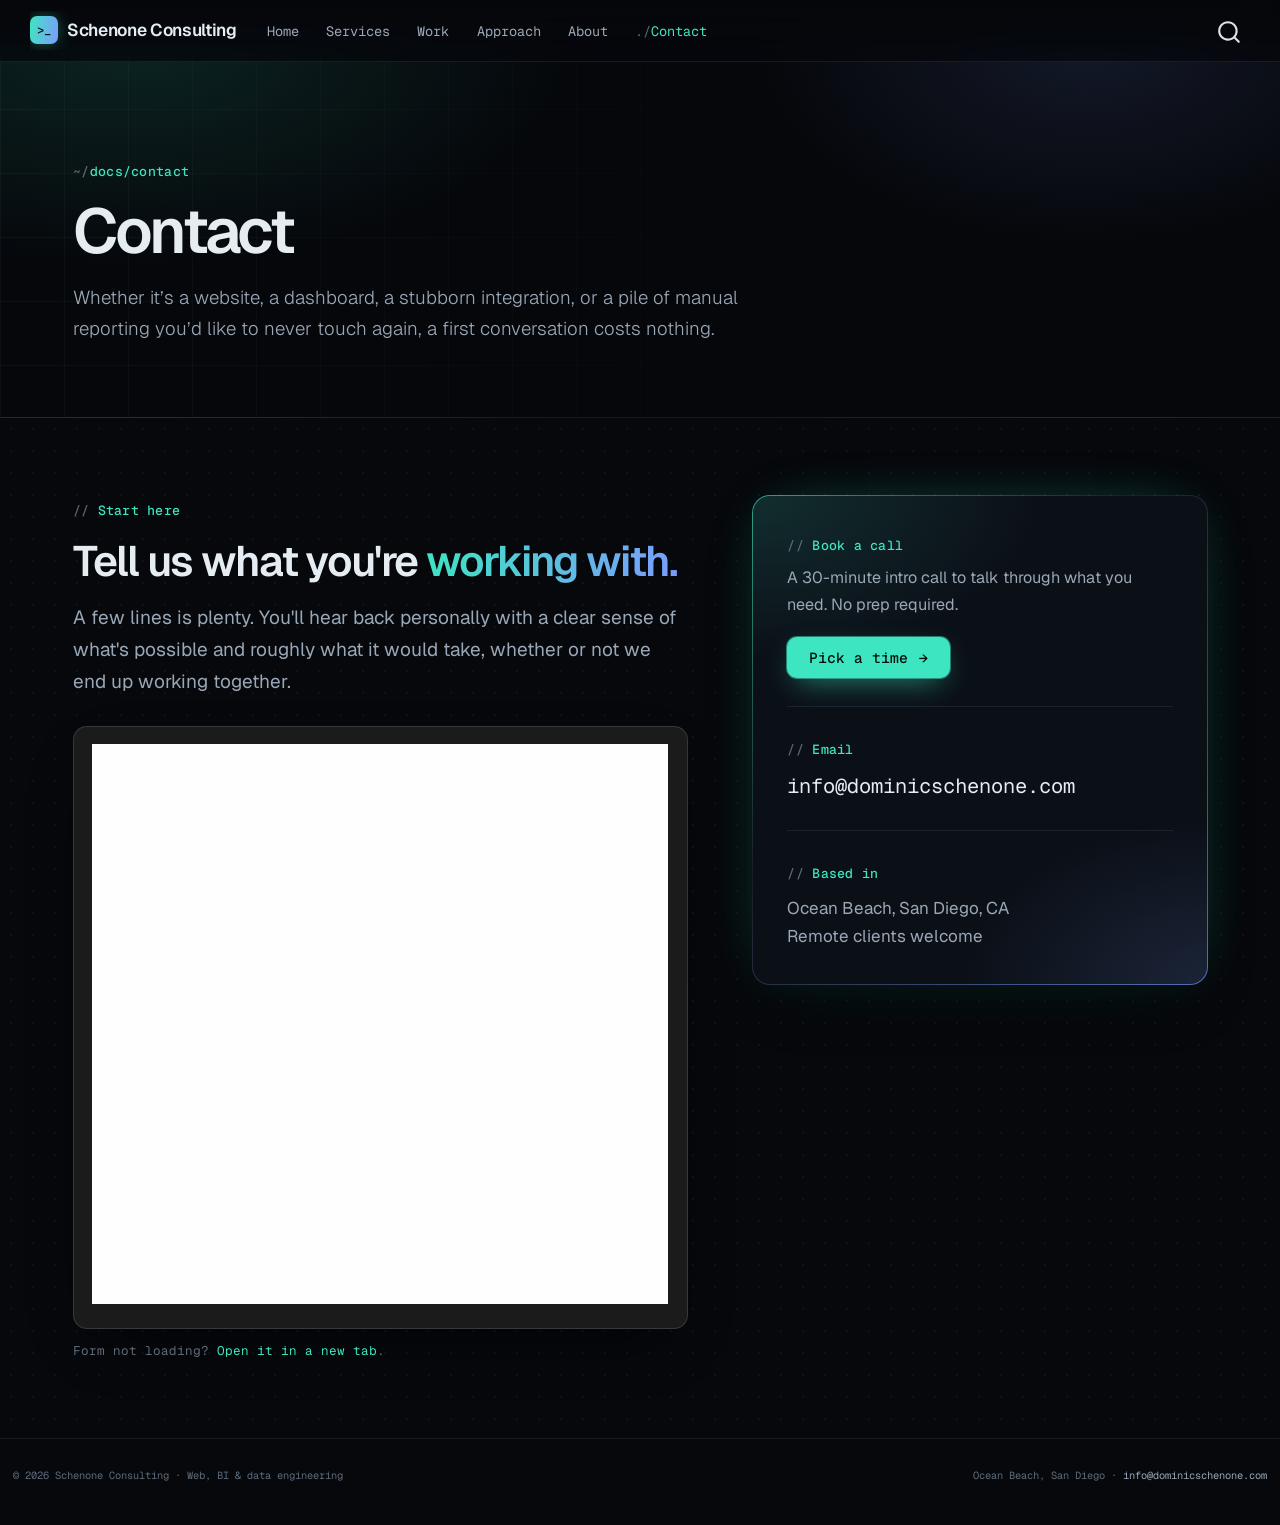
<file: docs/contact.html>
<!DOCTYPE html>
<html xmlns="http://www.w3.org/1999/xhtml" lang="en" xml:lang="en"><head>

<meta charset="utf-8">
<meta name="generator" content="quarto-1.10.18">

<meta name="viewport" content="width=device-width, initial-scale=1.0, user-scalable=yes">

<meta name="description" content="Tell us what you’re working with. A first conversation costs nothing.">

<title>Contact – Schenone Consulting</title>
<style>
/* Default styles provided by pandoc.
** See https://pandoc.org/MANUAL.html#variables-for-html for config info.
*/
span.smallcaps{font-variant: small-caps;}
div.columns{display: flex; gap: 1.5em;}
div.column{flex: auto;}
@media screen {
div.columns{gap: min(4vw, 1.5em);}
div.column{overflow-x: auto;}
}
div.hanging-indent{margin-left: 1.5em; text-indent: -1.5em;}
ul.task-list{list-style: none;}
ul.task-list li input[type="checkbox"] {
  width: 0.8em;
  margin: 0 0.8em 0.2em -1em; /* quarto-specific, see https://github.com/quarto-dev/quarto-cli/issues/4556 */ 
  vertical-align: middle;
}
</style>


<script src="site_libs/quarto-nav/quarto-nav.js"></script>
<script src="site_libs/quarto-nav/headroom.min.js"></script>
<script src="site_libs/clipboard/clipboard.min.js"></script>
<script src="site_libs/quarto-search/autocomplete.umd.js"></script>
<script src="site_libs/quarto-search/fuse.min.js"></script>
<script src="site_libs/quarto-search/quarto-search.js"></script>
<meta name="quarto:offset" content="./">
<link href="./favicon.svg" rel="icon" type="image/svg+xml">
<script src="site_libs/quarto-html/quarto.js" type="module"></script>
<script src="site_libs/quarto-html/tabsets/tabsets.js" type="module"></script>
<script src="site_libs/quarto-html/popper.min.js"></script>
<script src="site_libs/quarto-html/tippy.umd.min.js"></script>
<link href="site_libs/quarto-html/tippy.css" rel="stylesheet">
<link href="site_libs/quarto-html/quarto-syntax-highlighting-dark-b85bc7c33db8c58e0ec93c3465666fed.css" rel="stylesheet" id="quarto-text-highlighting-styles">
<script src="site_libs/bootstrap/bootstrap.min.js"></script>
<link href="site_libs/bootstrap/bootstrap-icons.css" rel="stylesheet">
<link href="site_libs/bootstrap/bootstrap-a83cbf62fba41aac237f2af41c0390dd.min.css" rel="stylesheet" append-hash="true" id="quarto-bootstrap" data-mode="dark">
<script id="quarto-search-options" type="application/json">{
  "location": "navbar",
  "copy-button": false,
  "collapse-after": 3,
  "panel-placement": "end",
  "type": "overlay",
  "limit": 50,
  "keyboard-shortcut": [
    "f",
    "/",
    "s"
  ],
  "show-item-context": false,
  "language": {
    "search-no-results-text": "No results",
    "search-matching-documents-text": "matching documents",
    "search-copy-link-title": "Copy link to search",
    "search-hide-matches-text": "Hide additional matches",
    "search-more-match-text": "more match in this document",
    "search-more-matches-text": "more matches in this document",
    "search-clear-button-title": "Clear",
    "search-text-placeholder": "",
    "search-detached-cancel-button-title": "Cancel",
    "search-submit-button-title": "Submit",
    "search-label": "Search"
  }
}</script>
<style>html{ scroll-behavior: smooth; }</style>
<link rel="preconnect" href="https://fonts.googleapis.com">
<link rel="preconnect" href="https://fonts.gstatic.com" crossorigin="">
<link href="https://fonts.googleapis.com/css2?family=Geist:wght@400;500;600;700&amp;family=Geist+Mono:wght@400;500&amp;display=swap" rel="stylesheet">
<meta name="theme-color" content="#06080c">
<!-- Root-relative paths: this file is included verbatim on pages in subfolders too (work/<project>/). -->
<link rel="apple-touch-icon" href="./apple-touch-icon.png">
<!-- Bump ?v= whenever styles.css changes so browsers and Cloudflare fetch the new file -->
<link rel="stylesheet" href="./styles.css?v=2026092804">


<meta property="og:title" content="Contact – Schenone Consulting">
<meta property="og:description" content="Tell us what you’re working with. A first conversation costs nothing.">
<meta property="og:image" content="https://dominicschenone.com/images/og-card.png">
<meta property="og:site_name" content="Schenone Consulting">
<meta property="og:image:height" content="630">
<meta property="og:image:width" content="1200">
<meta name="twitter:title" content="Contact – Schenone Consulting">
<meta name="twitter:description" content="Tell us what you’re working with. A first conversation costs nothing.">
<meta name="twitter:image" content="https://dominicschenone.com/images/og-card.png">
<meta name="twitter:card" content="summary_large_image">
<meta name="twitter:image-height" content="630">
<meta name="twitter:image-width" content="1200">
</head>

<body class="nav-fixed quarto-light">

<div id="quarto-search-results"></div>
  <header id="quarto-header" class="headroom fixed-top">
    <nav class="navbar navbar-expand-lg " data-bs-theme="dark">
      <div class="navbar-container container-fluid">
      <div class="navbar-brand-container mx-auto">
    <a class="navbar-brand" href="./index.html">
    <span class="navbar-title">Schenone Consulting</span>
    </a>
  </div>
            <div id="quarto-search" class="" title="Search"></div>
          <button class="navbar-toggler" type="button" data-bs-toggle="collapse" data-bs-target="#navbarCollapse" aria-controls="navbarCollapse" role="menu" aria-expanded="false" aria-label="Toggle navigation" onclick="if (window.quartoToggleHeadroom) { window.quartoToggleHeadroom(); }">
  <span class="navbar-toggler-icon"></span>
</button>
          <div class="collapse navbar-collapse" id="navbarCollapse">
            <ul class="navbar-nav navbar-nav-scroll me-auto">
  <li class="nav-item">
    <a class="nav-link" href="./index.html"> 
<span class="menu-text">Home</span></a>
  </li>  
  <li class="nav-item">
    <a class="nav-link" href="./services.html"> 
<span class="menu-text">Services</span></a>
  </li>  
  <li class="nav-item">
    <a class="nav-link" href="./work.html"> 
<span class="menu-text">Work</span></a>
  </li>  
  <li class="nav-item">
    <a class="nav-link" href="./approach.html"> 
<span class="menu-text">Approach</span></a>
  </li>  
  <li class="nav-item">
    <a class="nav-link" href="./about.html"> 
<span class="menu-text">About</span></a>
  </li>  
  <li class="nav-item">
    <a class="nav-link active" href="./contact.html" aria-current="page"> 
<span class="menu-text">Contact</span></a>
  </li>  
</ul>
          </div> <!-- /navcollapse -->
            <div class="quarto-navbar-tools">
</div>
      </div> <!-- /container-fluid -->
    </nav>
</header>
<!-- content -->
<div id="quarto-content" class="quarto-container page-columns page-rows-contents page-layout-full page-navbar">
<!-- sidebar -->
<!-- margin-sidebar -->
    
<!-- main -->
<main class="content column-page" id="quarto-document-content">

<header id="title-block-header" class="quarto-title-block default">
<div class="quarto-title">
<h1 class="title">Contact</h1>
<p class="subtitle lead">Whether it’s a website, a dashboard, a stubborn integration, or a pile of manual reporting you’d like to never touch again, a first conversation costs nothing.</p>
</div>

<div>
  <div class="description">
    Tell us what you’re working with. A first conversation costs nothing.
  </div>
</div>


<div class="quarto-title-meta column-page">

    
  
    
  </div>
  


</header>


<div class="contact-grid">
  <div>
    <p class="eyebrow">Start here</p>
    <h2>Tell us what you're <em>working with.</em></h2>
    <p class="lede">A few lines is plenty. You'll hear back personally with a clear sense of what's possible and roughly what it would take, whether or not we end up working together.</p>
    <div class="form-frame">
      <iframe data-tally-src="https://tally.so/embed/445ZBo?alignLeft=1&amp;hideTitle=1&amp;dynamicHeight=1" loading="lazy" width="100%" height="560" frameborder="0" marginheight="0" marginwidth="0" title="Start a project"></iframe>
      <noscript><p>The form needs JavaScript. <a href="https://tally.so/r/445ZBo">Open it on Tally</a> instead.</p></noscript>
    </div>
    <p class="form-alt">Form not loading? <a href="https://tally.so/r/445ZBo" target="_blank" rel="noopener">Open it in a new tab</a>.</p>
  </div>

  <div class="contact-card">
    <p class="eyebrow">Book a call</p>
    <p class="card-lede">A 30-minute intro call to talk through what you need. No prep required.</p>
    <a class="btn-cta" href="https://cal.com/dominic-schenone-q0iyrs/30min" target="_blank" rel="noopener">Pick a time</a>
    <hr>
    <p class="eyebrow">Email</p>
    <a class="email" href="mailto:info@dominicschenone.com">info@dominicschenone.com</a>
    <hr>
    <p class="eyebrow">Based in</p>
    <p>Ocean Beach, San Diego, CA<br>Remote clients welcome</p>
  </div>
</div>

<script>
  // Tally's standard embed loader: resizes the form to its content.
  var d = document, w = "https://tally.so/widgets/embed.js", v = function () {
    "undefined" != typeof Tally ? Tally.loadEmbeds() : d.querySelectorAll("iframe[data-tally-src]:not([src])").forEach(function (e) { e.src = e.dataset.tallySrc; });
  };
  if ("undefined" != typeof Tally) v();
  else if (d.querySelector('script[src="' + w + '"]') == null) { var s = d.createElement("script"); s.src = w; s.onload = v; s.onerror = v; d.body.appendChild(s); }
</script>
<!-- info@ is an alias on the dominic@dominicschenone.com Microsoft 365 mailbox (via GoDaddy). Also used in _quarto.yml page-footer.
     Intake form: Tally 445ZBo (submissions email info@). Booking: Cal.com dominic-schenone-q0iyrs/30min (availability kept outside Avantus hours). -->



</main> <!-- /main -->
<script>
  // Interior pages: add a "~/page" path label above the Quarto title.
  // Case studies read "~/work/<project>" and keep "Work" highlighted in the nav.
  (function () {
    var title = document.querySelector("#title-block-header h1.title");
    if (!title) return;
    var parts = location.pathname.replace(/\/index\.html$|\/$/, "").split("/").filter(Boolean);
    var page = (parts.length ? parts.join("/") : "index").replace(/\.html$/, "");
    var p = document.createElement("p");
    p.className = "eyebrow path";
    p.textContent = page;
    title.parentNode.insertBefore(p, title);

    if (parts[0] === "work" && parts.length > 1) {
      var work = document.querySelector('.navbar-nav a.nav-link[href$="work.html"]');
      if (work) work.classList.add("active");
    }
  })();

  // Case-study embeds: load the live site only when asked (keeps pages fast).
  // Small screens open it in a new tab instead of a cramped iframe.
  (function () {
    document.querySelectorAll(".project-embed-frame").forEach(function (frame) {
      var button = frame.querySelector(".project-embed-launch");
      if (!button) return;
      button.addEventListener("click", function () {
        var src = frame.getAttribute("data-src");
        if (window.matchMedia("(max-width: 700px)").matches) {
          window.open(src, "_blank", "noopener");
          return;
        }
        var iframe = document.createElement("iframe");
        iframe.src = src;
        iframe.title = frame.getAttribute("data-title") || "Live project";
        iframe.loading = "eager";
        frame.innerHTML = "";
        frame.appendChild(iframe);
      });
    });
  })();

  // Fade content in as it scrolls into view. Only arms when JS runs and motion is allowed,
  // so the page is fully visible without it.
  (function () {
    if (!("IntersectionObserver" in window)) return;
    if (window.matchMedia("(prefers-reduced-motion: reduce)").matches) return;
    var targets = document.querySelectorAll(
      ".section-head, .ruled, .work-card, .steps > *, .service-row, .plan, .viz-card, .compare, .terminal, .cta-panel, .about-grid, .quote, .facts, .contact-grid > *, .project-shots > *, .project-embed"
    );
    document.documentElement.classList.add("js-reveal");
    var io = new IntersectionObserver(function (entries) {
      entries.forEach(function (e) {
        if (e.isIntersecting) { e.target.classList.add("is-visible"); io.unobserve(e.target); }
      });
    }, { rootMargin: "0px 0px -8% 0px", threshold: 0.08 });
    targets.forEach(function (el, i) {
      el.classList.add("reveal");
      el.style.transitionDelay = (i % 4) * 60 + "ms";
      io.observe(el);
    });
  })();
</script>
<script id="quarto-html-after-body" type="application/javascript">
  window.document.addEventListener("DOMContentLoaded", function (event) {
    const isCodeAnnotation = (el) => {
      for (const clz of el.classList) {
        if (clz.startsWith('code-annotation-')) {                     
          return true;
        }
      }
      return false;
    }
    const onCopySuccess = function(e) {
      // button target
      const button = e.trigger;
      // don't keep focus
      button.blur();
      // flash "checked"
      button.classList.add('code-copy-button-checked');
      var currentTitle = button.getAttribute("title");
      button.setAttribute("title", "Copied!");
      let tooltip;
      if (window.bootstrap) {
        button.setAttribute("data-bs-toggle", "tooltip");
        button.setAttribute("data-bs-placement", "left");
        button.setAttribute("data-bs-title", "Copied!");
        tooltip = new bootstrap.Tooltip(button, 
          { trigger: "manual", 
            customClass: "code-copy-button-tooltip",
            offset: [0, -8]});
        tooltip.show();    
      }
      setTimeout(function() {
        if (tooltip) {
          tooltip.hide();
          button.removeAttribute("data-bs-title");
          button.removeAttribute("data-bs-toggle");
          button.removeAttribute("data-bs-placement");
        }
        button.setAttribute("title", currentTitle);
        button.classList.remove('code-copy-button-checked');
      }, 1000);
      // clear code selection
      e.clearSelection();
    }
    const getTextToCopy = function(trigger) {
      const outerScaffold = trigger.parentElement.cloneNode(true);
      const codeEl = outerScaffold.querySelector('code');
      for (const childEl of codeEl.children) {
        if (isCodeAnnotation(childEl)) {
          childEl.remove();
        }
      }
      return codeEl.innerText;
    }
    const clipboard = new window.ClipboardJS('.code-copy-button:not([data-in-quarto-modal])', {
      text: getTextToCopy
    });
    clipboard.on('success', onCopySuccess);
    if (window.document.getElementById('quarto-embedded-source-code-modal')) {
      const clipboardModal = new window.ClipboardJS('.code-copy-button[data-in-quarto-modal]', {
        text: getTextToCopy,
        container: window.document.getElementById('quarto-embedded-source-code-modal')
      });
      clipboardModal.on('success', onCopySuccess);
    }
      var localhostRegex = new RegExp(/^(?:http|https):\/\/localhost\:?[0-9]*\//);
      var mailtoRegex = new RegExp(/^mailto:/);
        var filterRegex = new RegExp("https:\/\/dominicschenone\.com");
      var isInternal = (href) => {
          return filterRegex.test(href) || localhostRegex.test(href) || mailtoRegex.test(href);
      }
      // Inspect non-navigation links and adorn them if external
     var links = window.document.querySelectorAll('a[href]:not(.nav-link):not(.navbar-brand):not(.toc-action):not(.sidebar-link):not(.sidebar-item-toggle):not(.pagination-link):not(.no-external):not([aria-hidden]):not(.dropdown-item):not(.quarto-navigation-tool):not(.about-link)');
      for (var i=0; i<links.length; i++) {
        const link = links[i];
        if (!isInternal(link.href)) {
          // undo the damage that might have been done by quarto-nav.js in the case of
          // links that we want to consider external
          if (link.dataset.originalHref !== undefined) {
            link.href = link.dataset.originalHref;
          }
        }
      }
    function tippyHover(el, contentFn, onTriggerFn, onUntriggerFn) {
      const config = {
        allowHTML: true,
        maxWidth: 500,
        delay: 100,
        arrow: false,
        appendTo: function(el) {
            return el.parentElement;
        },
        interactive: true,
        interactiveBorder: 10,
        theme: 'quarto',
        placement: 'bottom-start',
      };
      if (contentFn) {
        config.content = contentFn;
      }
      if (onTriggerFn) {
        config.onTrigger = onTriggerFn;
      }
      if (onUntriggerFn) {
        config.onUntrigger = onUntriggerFn;
      }
      window.tippy(el, config); 
    }
    const noterefs = window.document.querySelectorAll('a[role="doc-noteref"]');
    for (var i=0; i<noterefs.length; i++) {
      const ref = noterefs[i];
      tippyHover(ref, function() {
        // use id or data attribute instead here
        let href = ref.getAttribute('data-footnote-href') || ref.getAttribute('href');
        try { href = new URL(href).hash; } catch {}
        const id = href.replace(/^#\/?/, "");
        const note = window.document.getElementById(id);
        if (note) {
          return note.innerHTML;
        } else {
          return "";
        }
      });
    }
    const xrefs = window.document.querySelectorAll('a.quarto-xref');
    const processXRef = (id, note) => {
      // Strip column container classes
      const stripColumnClz = (el) => {
        el.classList.remove("page-full", "page-columns");
        if (el.children) {
          for (const child of el.children) {
            stripColumnClz(child);
          }
        }
      }
      stripColumnClz(note)
      if (id === null || id.startsWith('sec-')) {
        // Special case sections, only their first couple elements
        const container = document.createElement("div");
        if (note.children && note.children.length > 2) {
          container.appendChild(note.children[0].cloneNode(true));
          for (let i = 1; i < note.children.length; i++) {
            const child = note.children[i];
            if (child.tagName === "P" && child.innerText === "") {
              continue;
            } else {
              container.appendChild(child.cloneNode(true));
              break;
            }
          }
          if (window.Quarto?.typesetMath) {
            window.Quarto.typesetMath(container);
          }
          return container.innerHTML
        } else {
          if (window.Quarto?.typesetMath) {
            window.Quarto.typesetMath(note);
          }
          return note.innerHTML;
        }
      } else {
        // Remove any anchor links if they are present
        const anchorLink = note.querySelector('a.anchorjs-link');
        if (anchorLink) {
          anchorLink.remove();
        }
        if (window.Quarto?.typesetMath) {
          window.Quarto.typesetMath(note);
        }
        if (note.classList.contains("callout")) {
          return note.outerHTML;
        } else {
          return note.innerHTML;
        }
      }
    }
    for (var i=0; i<xrefs.length; i++) {
      const xref = xrefs[i];
      tippyHover(xref, undefined, function(instance) {
        instance.disable();
        let url = xref.getAttribute('href');
        let hash = undefined; 
        if (url.startsWith('#')) {
          hash = url;
        } else {
          try { hash = new URL(url).hash; } catch {}
        }
        if (hash) {
          const id = hash.replace(/^#\/?/, "");
          const note = window.document.getElementById(id);
          if (note !== null) {
            try {
              const html = processXRef(id, note.cloneNode(true));
              instance.setContent(html);
            } finally {
              instance.enable();
              instance.show();
            }
          } else {
            // See if we can fetch this
            fetch(url.split('#')[0])
            .then(res => res.text())
            .then(html => {
              const parser = new DOMParser();
              const htmlDoc = parser.parseFromString(html, "text/html");
              const note = htmlDoc.getElementById(id);
              if (note !== null) {
                const html = processXRef(id, note);
                instance.setContent(html);
              } 
            }).finally(() => {
              instance.enable();
              instance.show();
            });
          }
        } else {
          // See if we can fetch a full url (with no hash to target)
          // This is a special case and we should probably do some content thinning / targeting
          fetch(url)
          .then(res => res.text())
          .then(html => {
            const parser = new DOMParser();
            const htmlDoc = parser.parseFromString(html, "text/html");
            const note = htmlDoc.querySelector('main.content');
            if (note !== null) {
              // This should only happen for chapter cross references
              // (since there is no id in the URL)
              // remove the first header
              if (note.children.length > 0 && note.children[0].tagName === "HEADER") {
                note.children[0].remove();
              }
              const html = processXRef(null, note);
              instance.setContent(html);
            } 
          }).finally(() => {
            instance.enable();
            instance.show();
          });
        }
      }, function(instance) {
      });
    }
        let selectedAnnoteEl;
        const selectorForAnnotation = ( cell, annotation) => {
          let cellAttr = 'data-code-cell="' + cell + '"';
          let lineAttr = 'data-code-annotation="' +  annotation + '"';
          const selector = 'span[' + cellAttr + '][' + lineAttr + ']';
          return selector;
        }
        const selectCodeLines = (annoteEl) => {
          const doc = window.document;
          const targetCell = annoteEl.getAttribute("data-target-cell");
          const targetAnnotation = annoteEl.getAttribute("data-target-annotation");
          const annoteSpan = window.document.querySelector(selectorForAnnotation(targetCell, targetAnnotation));
          const lines = annoteSpan.getAttribute("data-code-lines").split(",");
          const lineIds = lines.map((line) => {
            return targetCell + "-" + line;
          })
          let top = null;
          let height = null;
          let parent = null;
          if (lineIds.length > 0) {
              //compute the position of the single el (top and bottom and make a div)
              const el = window.document.getElementById(lineIds[0]);
              top = el.offsetTop;
              height = el.offsetHeight;
              parent = el.parentElement.parentElement;
            if (lineIds.length > 1) {
              const lastEl = window.document.getElementById(lineIds[lineIds.length - 1]);
              const bottom = lastEl.offsetTop + lastEl.offsetHeight;
              height = bottom - top;
            }
            if (top !== null && height !== null && parent !== null) {
              // cook up a div (if necessary) and position it 
              let div = window.document.getElementById("code-annotation-line-highlight");
              if (div === null) {
                div = window.document.createElement("div");
                div.setAttribute("id", "code-annotation-line-highlight");
                div.style.position = 'absolute';
                parent.appendChild(div);
              }
              div.style.top = top - 2 + "px";
              div.style.height = height + 4 + "px";
              div.style.left = 0;
              let gutterDiv = window.document.getElementById("code-annotation-line-highlight-gutter");
              if (gutterDiv === null) {
                gutterDiv = window.document.createElement("div");
                gutterDiv.setAttribute("id", "code-annotation-line-highlight-gutter");
                gutterDiv.style.position = 'absolute';
                const codeCell = window.document.getElementById(targetCell);
                const gutter = codeCell.querySelector('.code-annotation-gutter');
                gutter.appendChild(gutterDiv);
              }
              gutterDiv.style.top = top - 2 + "px";
              gutterDiv.style.height = height + 4 + "px";
            }
            selectedAnnoteEl = annoteEl;
          }
        };
        const unselectCodeLines = () => {
          const elementsIds = ["code-annotation-line-highlight", "code-annotation-line-highlight-gutter"];
          elementsIds.forEach((elId) => {
            const div = window.document.getElementById(elId);
            if (div) {
              div.remove();
            }
          });
          selectedAnnoteEl = undefined;
        };
          // Handle positioning of the toggle
      window.addEventListener(
        "resize",
        throttle(() => {
          elRect = undefined;
          if (selectedAnnoteEl) {
            selectCodeLines(selectedAnnoteEl);
          }
        }, 10)
      );
      function throttle(fn, ms) {
      let throttle = false;
      let timer;
        return (...args) => {
          if(!throttle) { // first call gets through
              fn.apply(this, args);
              throttle = true;
          } else { // all the others get throttled
              if(timer) clearTimeout(timer); // cancel #2
              timer = setTimeout(() => {
                fn.apply(this, args);
                timer = throttle = false;
              }, ms);
          }
        };
      }
        // Attach click handler to the DT
        const annoteDls = window.document.querySelectorAll('dt[data-target-cell]');
        for (const annoteDlNode of annoteDls) {
          annoteDlNode.addEventListener('click', (event) => {
            const clickedEl = event.target;
            if (clickedEl !== selectedAnnoteEl) {
              unselectCodeLines();
              const activeEl = window.document.querySelector('dt[data-target-cell].code-annotation-active');
              if (activeEl) {
                activeEl.classList.remove('code-annotation-active');
              }
              selectCodeLines(clickedEl);
              clickedEl.classList.add('code-annotation-active');
            } else {
              // Unselect the line
              unselectCodeLines();
              clickedEl.classList.remove('code-annotation-active');
            }
          });
        }
    const findCites = (el) => {
      const parentEl = el.parentElement;
      if (parentEl) {
        const cites = parentEl.dataset.cites;
        if (cites) {
          return {
            el,
            cites: cites.split(' ')
          };
        } else {
          return findCites(el.parentElement)
        }
      } else {
        return undefined;
      }
    };
    var bibliorefs = window.document.querySelectorAll('a[role="doc-biblioref"]');
    for (var i=0; i<bibliorefs.length; i++) {
      const ref = bibliorefs[i];
      const citeInfo = findCites(ref);
      if (citeInfo) {
        tippyHover(citeInfo.el, function() {
          var popup = window.document.createElement('div');
          citeInfo.cites.forEach(function(cite) {
            var citeDiv = window.document.createElement('div');
            citeDiv.classList.add('hanging-indent');
            citeDiv.classList.add('csl-entry');
            var biblioDiv = window.document.getElementById('ref-' + cite);
            if (biblioDiv) {
              citeDiv.innerHTML = biblioDiv.innerHTML;
            }
            popup.appendChild(citeDiv);
          });
          return popup.innerHTML;
        });
      }
    }
  });
  </script>
</div> <!-- /content -->
<footer class="footer">
  <div class="nav-footer">
    <div class="nav-footer-left">
<p>© 2026 Schenone Consulting · Web, BI &amp; data engineering</p>
</div>   
    <div class="nav-footer-center">
      &nbsp;
    </div>
    <div class="nav-footer-right">
<p>Ocean Beach, San Diego · <a href="mailto:info@dominicschenone.com">info@dominicschenone.com</a></p>
</div>
  </div>
</footer>




<script src="site_libs/quarto-html/zenscroll-min.js"></script>
</body></html>
</file>
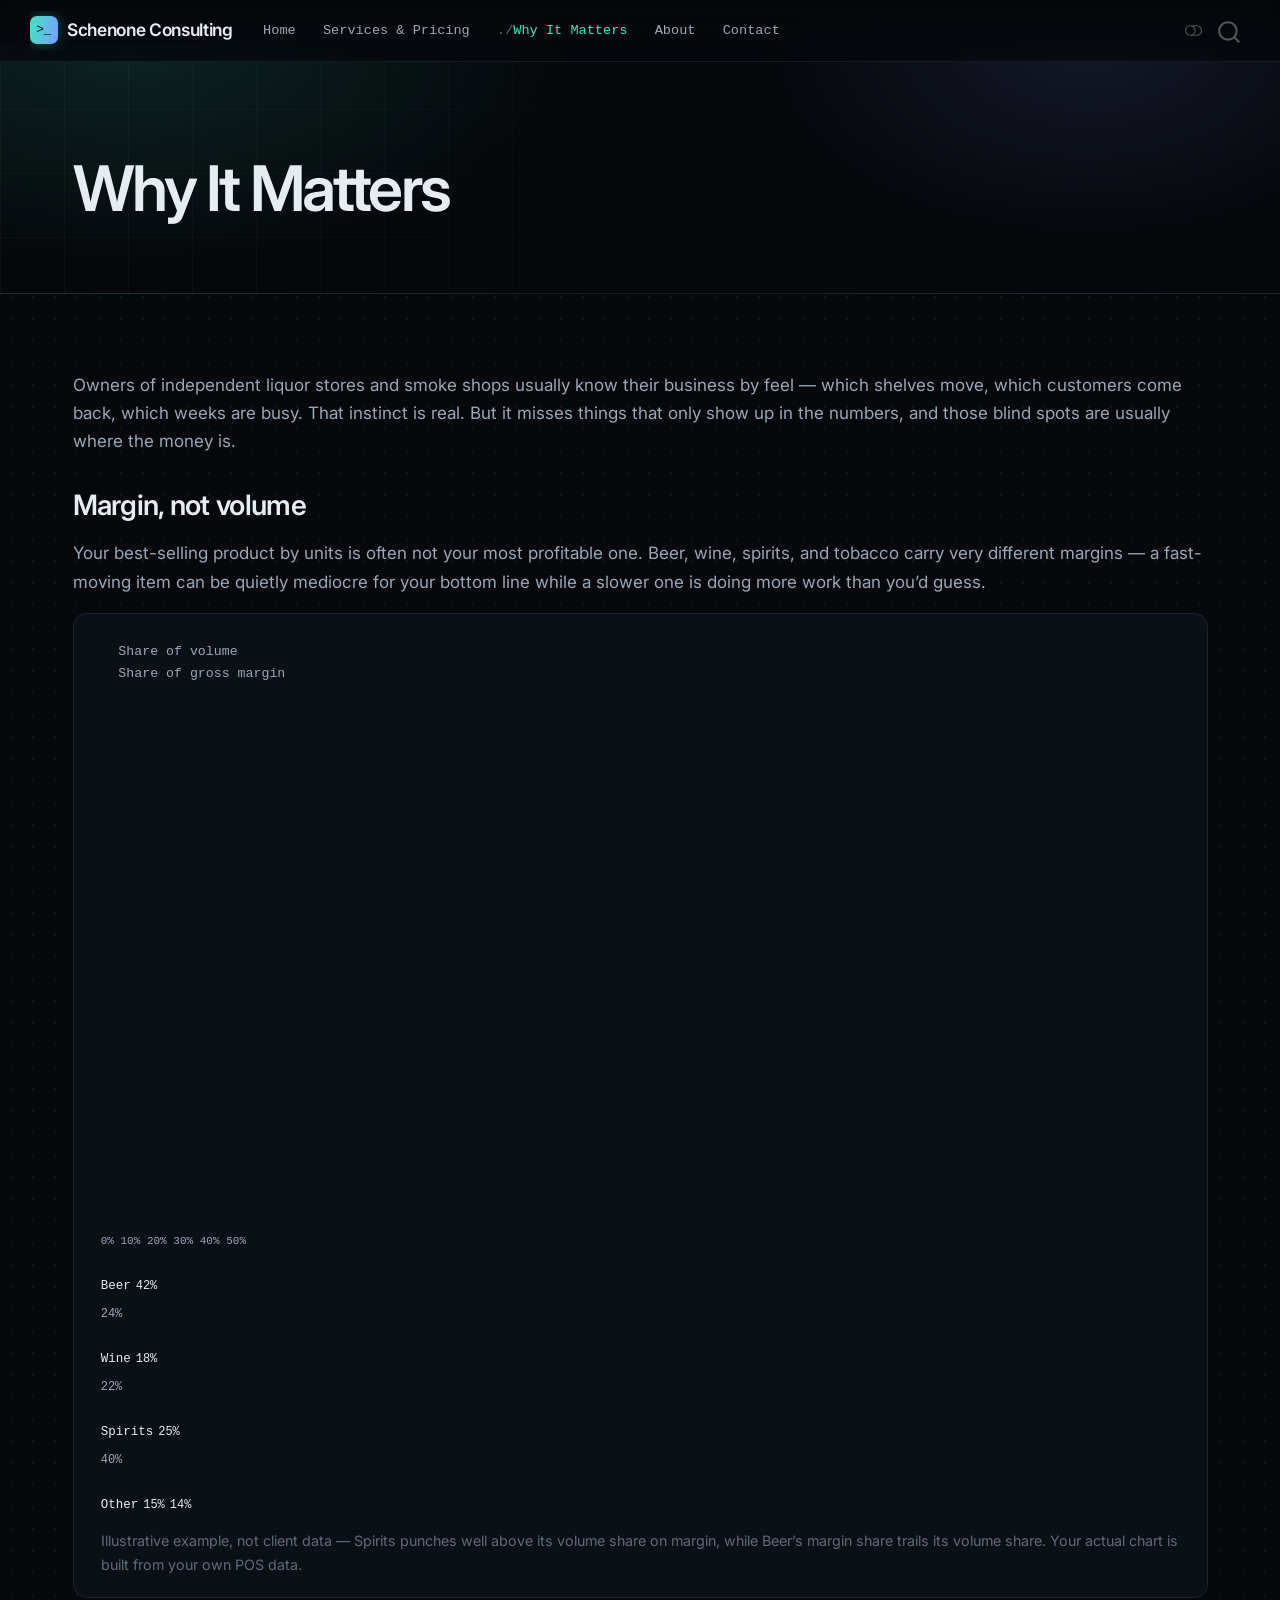
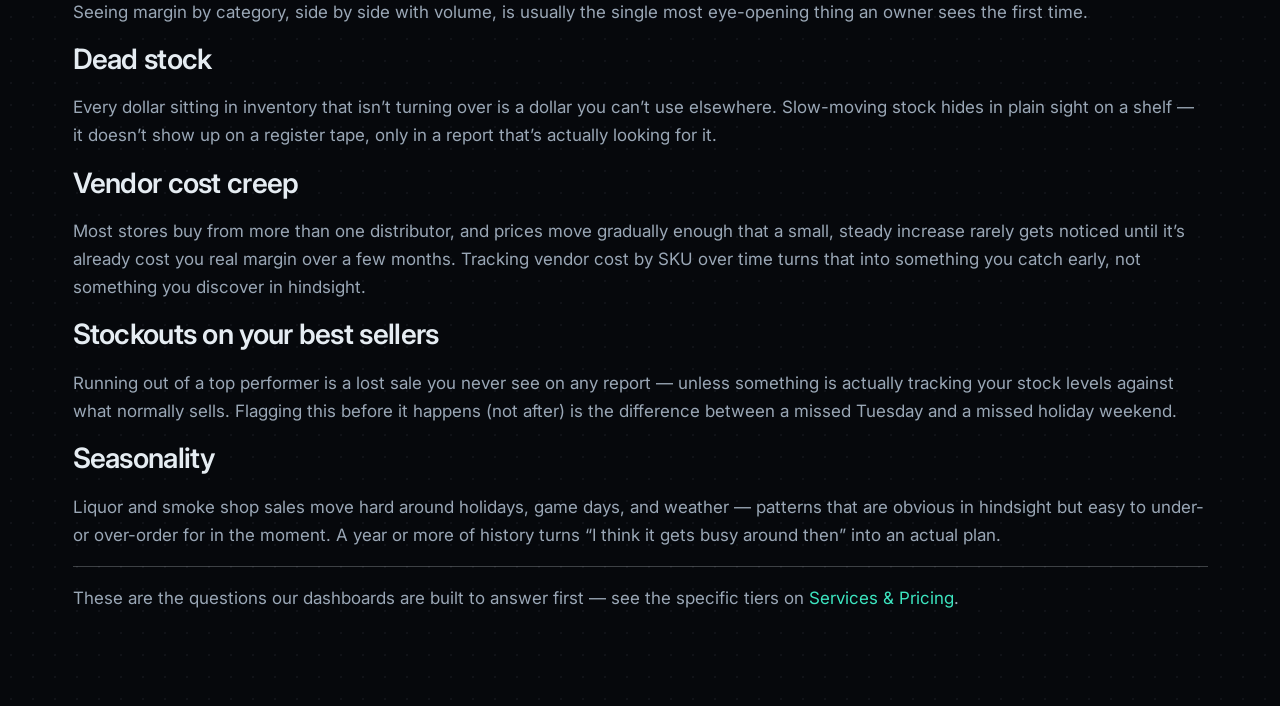
<file: docs/insights.html>
<!DOCTYPE html>
<html xmlns="http://www.w3.org/1999/xhtml" lang="en" xml:lang="en"><head>

<meta charset="utf-8">
<meta name="generator" content="quarto-1.10.18">

<meta name="viewport" content="width=device-width, initial-scale=1.0, user-scalable=yes">


<title>Why It Matters – Schenone Consulting</title>
<style>
/* Default styles provided by pandoc.
** See https://pandoc.org/MANUAL.html#variables-for-html for config info.
*/
span.smallcaps{font-variant: small-caps;}
div.columns{display: flex; gap: 1.5em;}
div.column{flex: auto;}
@media screen {
div.columns{gap: min(4vw, 1.5em);}
div.column{overflow-x: auto;}
}
div.hanging-indent{margin-left: 1.5em; text-indent: -1.5em;}
ul.task-list{list-style: none;}
ul.task-list li input[type="checkbox"] {
  width: 0.8em;
  margin: 0 0.8em 0.2em -1em; /* quarto-specific, see https://github.com/quarto-dev/quarto-cli/issues/4556 */ 
  vertical-align: middle;
}
</style>


<script src="site_libs/quarto-nav/quarto-nav.js"></script>
<script src="site_libs/quarto-nav/headroom.min.js"></script>
<script src="site_libs/clipboard/clipboard.min.js"></script>
<script src="site_libs/quarto-search/autocomplete.umd.js"></script>
<script src="site_libs/quarto-search/fuse.min.js"></script>
<script src="site_libs/quarto-search/quarto-search.js"></script>
<meta name="quarto:offset" content="./">
<link href="./favicon.svg" rel="icon" type="image/svg+xml">
<script src="site_libs/quarto-html/quarto.js" type="module"></script>
<script src="site_libs/quarto-html/tabsets/tabsets.js" type="module"></script>
<script src="site_libs/quarto-html/popper.min.js"></script>
<script src="site_libs/quarto-html/tippy.umd.min.js"></script>
<script src="site_libs/quarto-html/anchor.min.js"></script>
<link href="site_libs/quarto-html/tippy.css" rel="stylesheet">
<link href="site_libs/quarto-html/quarto-syntax-highlighting-64a204ab8560d761af7679ceaba22944.css" rel="stylesheet" class="quarto-color-scheme" id="quarto-text-highlighting-styles">
<link href="site_libs/quarto-html/quarto-syntax-highlighting-dark-b85bc7c33db8c58e0ec93c3465666fed.css" rel="stylesheet" class="quarto-color-scheme quarto-color-alternate" id="quarto-text-highlighting-styles">
<link href="site_libs/quarto-html/quarto-syntax-highlighting-64a204ab8560d761af7679ceaba22944.css" rel="stylesheet" class="quarto-color-scheme-extra" id="quarto-text-highlighting-styles">
<script src="site_libs/bootstrap/bootstrap.min.js"></script>
<link href="site_libs/bootstrap/bootstrap-icons.css" rel="stylesheet">
<link href="site_libs/bootstrap/bootstrap-7dae7a6cdeecf83b7c122f016fcaf895.min.css" rel="stylesheet" append-hash="true" class="quarto-color-scheme" id="quarto-bootstrap" data-mode="light">
<link href="site_libs/bootstrap/bootstrap-dark-2d143800eac80d48c1e8995cb415bf9b.min.css" rel="stylesheet" append-hash="true" class="quarto-color-scheme quarto-color-alternate" id="quarto-bootstrap" data-mode="dark">
<link href="site_libs/bootstrap/bootstrap-7dae7a6cdeecf83b7c122f016fcaf895.min.css" rel="stylesheet" append-hash="true" class="quarto-color-scheme-extra" id="quarto-bootstrap" data-mode="light">
<script id="quarto-search-options" type="application/json">{
  "location": "navbar",
  "copy-button": false,
  "collapse-after": 3,
  "panel-placement": "end",
  "type": "overlay",
  "limit": 50,
  "keyboard-shortcut": [
    "f",
    "/",
    "s"
  ],
  "show-item-context": false,
  "language": {
    "search-no-results-text": "No results",
    "search-matching-documents-text": "matching documents",
    "search-copy-link-title": "Copy link to search",
    "search-hide-matches-text": "Hide additional matches",
    "search-more-match-text": "more match in this document",
    "search-more-matches-text": "more matches in this document",
    "search-clear-button-title": "Clear",
    "search-text-placeholder": "",
    "search-detached-cancel-button-title": "Cancel",
    "search-submit-button-title": "Submit",
    "search-label": "Search"
  }
}</script>
<link rel="preconnect" href="https://fonts.googleapis.com">
<link rel="preconnect" href="https://fonts.gstatic.com" crossorigin="">
<link href="https://fonts.googleapis.com/css2?family=Inter:wght@400;500;600;700;800&amp;display=swap" rel="stylesheet">


<link rel="stylesheet" href="styles.css">
</head>

<body class="nav-fixed quarto-light"><script id="quarto-html-before-body" type="application/javascript">
    const toggleBodyColorMode = (bsSheetEl) => {
      const mode = bsSheetEl.getAttribute("data-mode");
      const bodyEl = window.document.querySelector("body");
      if (mode === "dark") {
        bodyEl.classList.add("quarto-dark");
        bodyEl.classList.remove("quarto-light");
      } else {
        bodyEl.classList.add("quarto-light");
        bodyEl.classList.remove("quarto-dark");
      }
    }
    const toggleBodyColorPrimary = () => {
      const bsSheetEl = window.document.querySelector("link#quarto-bootstrap:not([rel=disabled-stylesheet])");
      if (bsSheetEl) {
        toggleBodyColorMode(bsSheetEl);
      }
    }
    const setColorSchemeToggle = (alternate) => {
      const toggles = window.document.querySelectorAll('.quarto-color-scheme-toggle');
      for (let i=0; i < toggles.length; i++) {
        const toggle = toggles[i];
        if (toggle) {
          if (alternate) {
            toggle.classList.add("alternate");
          } else {
            toggle.classList.remove("alternate");
          }
        }
      }
    };
    const toggleColorMode = (alternate) => {
      // Switch the stylesheets
      const primaryStylesheets = window.document.querySelectorAll('link.quarto-color-scheme:not(.quarto-color-alternate)');
      const alternateStylesheets = window.document.querySelectorAll('link.quarto-color-scheme.quarto-color-alternate');
      manageTransitions('#quarto-margin-sidebar .nav-link', false);
      if (alternate) {
        // note: dark is layered on light, we don't disable primary!
        enableStylesheet(alternateStylesheets);
        for (const sheetNode of alternateStylesheets) {
          if (sheetNode.id === "quarto-bootstrap") {
            toggleBodyColorMode(sheetNode);
          }
        }
      } else {
        disableStylesheet(alternateStylesheets);
        enableStylesheet(primaryStylesheets)
        toggleBodyColorPrimary();
      }
      manageTransitions('#quarto-margin-sidebar .nav-link', true);
      // Switch the toggles
      setColorSchemeToggle(alternate)
      // Hack to workaround the fact that safari doesn't
      // properly recolor the scrollbar when toggling (#1455)
      if (navigator.userAgent.indexOf('Safari') > 0 && navigator.userAgent.indexOf('Chrome') == -1) {
        manageTransitions("body", false);
        window.scrollTo(0, 1);
        setTimeout(() => {
          window.scrollTo(0, 0);
          manageTransitions("body", true);
        }, 40);
      }
    }
    const disableStylesheet = (stylesheets) => {
      for (let i=0; i < stylesheets.length; i++) {
        const stylesheet = stylesheets[i];
        stylesheet.rel = 'disabled-stylesheet';
      }
    }
    const enableStylesheet = (stylesheets) => {
      for (let i=0; i < stylesheets.length; i++) {
        const stylesheet = stylesheets[i];
        if(stylesheet.rel !== 'stylesheet') { // for Chrome, which will still FOUC without this check
          stylesheet.rel = 'stylesheet';
        }
      }
    }
    const manageTransitions = (selector, allowTransitions) => {
      const els = window.document.querySelectorAll(selector);
      for (let i=0; i < els.length; i++) {
        const el = els[i];
        if (allowTransitions) {
          el.classList.remove('notransition');
        } else {
          el.classList.add('notransition');
        }
      }
    }
    const isFileUrl = () => {
      return window.location.protocol === 'file:';
    }
    const hasAlternateSentinel = () => {
      let styleSentinel = getColorSchemeSentinel();
      if (styleSentinel !== null) {
        return styleSentinel === "alternate";
      } else {
        return false;
      }
    }
    const setStyleSentinel = (alternate) => {
      const value = alternate ? "alternate" : "default";
      if (!isFileUrl()) {
        window.localStorage.setItem("quarto-color-scheme", value);
      } else {
        localAlternateSentinel = value;
      }
    }
    const getColorSchemeSentinel = () => {
      if (!isFileUrl()) {
        const storageValue = window.localStorage.getItem("quarto-color-scheme");
        return storageValue != null ? storageValue : localAlternateSentinel;
      } else {
        return localAlternateSentinel;
      }
    }
    const toggleGiscusIfUsed = (isAlternate, darkModeDefault) => {
      const baseTheme = document.querySelector('#giscus-base-theme')?.value ?? 'light';
      const alternateTheme = document.querySelector('#giscus-alt-theme')?.value ?? 'dark';
      let newTheme = '';
      if(authorPrefersDark) {
        newTheme = isAlternate ? baseTheme : alternateTheme;
      } else {
        newTheme = isAlternate ? alternateTheme : baseTheme;
      }
      const changeGiscusTheme = () => {
        // From: https://github.com/giscus/giscus/issues/336
        const sendMessage = (message) => {
          const iframe = document.querySelector('iframe.giscus-frame');
          if (!iframe) return;
          iframe.contentWindow.postMessage({ giscus: message }, 'https://giscus.app');
        }
        sendMessage({
          setConfig: {
            theme: newTheme
          }
        });
      }
      const isGiscussLoaded = window.document.querySelector('iframe.giscus-frame') !== null;
      if (isGiscussLoaded) {
        changeGiscusTheme();
      }
    };
    const authorPrefersDark = false;
    const darkModeDefault = authorPrefersDark;
      document.querySelector('link#quarto-text-highlighting-styles.quarto-color-scheme-extra').rel = 'disabled-stylesheet';
      document.querySelector('link#quarto-bootstrap.quarto-color-scheme-extra').rel = 'disabled-stylesheet';
    let localAlternateSentinel = darkModeDefault ? 'alternate' : 'default';
    // Dark / light mode switch
    window.quartoToggleColorScheme = () => {
      // Read the current dark / light value
      let toAlternate = !hasAlternateSentinel();
      toggleColorMode(toAlternate);
      setStyleSentinel(toAlternate);
      toggleGiscusIfUsed(toAlternate, darkModeDefault);
      window.dispatchEvent(new Event('resize'));
    };
    // Switch to dark mode if need be
    if (hasAlternateSentinel()) {
      toggleColorMode(true);
    } else {
      toggleColorMode(false);
    }
  </script>

<div id="quarto-search-results"></div>
  <header id="quarto-header" class="headroom fixed-top">
    <nav class="navbar navbar-expand-lg " data-bs-theme="dark">
      <div class="navbar-container container-fluid">
      <div class="navbar-brand-container mx-auto">
    <a class="navbar-brand" href="./index.html">
    <span class="navbar-title">Schenone Consulting</span>
    </a>
  </div>
            <div id="quarto-search" class="" title="Search"></div>
          <button class="navbar-toggler" type="button" data-bs-toggle="collapse" data-bs-target="#navbarCollapse" aria-controls="navbarCollapse" role="menu" aria-expanded="false" aria-label="Toggle navigation" onclick="if (window.quartoToggleHeadroom) { window.quartoToggleHeadroom(); }">
  <span class="navbar-toggler-icon"></span>
</button>
          <div class="collapse navbar-collapse" id="navbarCollapse">
            <ul class="navbar-nav navbar-nav-scroll me-auto">
  <li class="nav-item">
    <a class="nav-link" href="./index.html"> 
<span class="menu-text">Home</span></a>
  </li>  
  <li class="nav-item">
    <a class="nav-link" href="./services.html"> 
<span class="menu-text">Services &amp; Pricing</span></a>
  </li>  
  <li class="nav-item">
    <a class="nav-link active" href="./insights.html" aria-current="page"> 
<span class="menu-text">Why It Matters</span></a>
  </li>  
  <li class="nav-item">
    <a class="nav-link" href="./about.html"> 
<span class="menu-text">About</span></a>
  </li>  
  <li class="nav-item">
    <a class="nav-link" href="./contact.html"> 
<span class="menu-text">Contact</span></a>
  </li>  
</ul>
          </div> <!-- /navcollapse -->
            <div class="quarto-navbar-tools">
  <a href="" class="quarto-color-scheme-toggle quarto-navigation-tool  px-1" onclick="window.quartoToggleColorScheme(); return false;" title="Toggle dark mode"><i class="bi"></i></a>
</div>
      </div> <!-- /container-fluid -->
    </nav>
</header>
<!-- content -->
<div id="quarto-content" class="quarto-container page-columns page-rows-contents page-layout-full page-navbar">
<!-- sidebar -->
<!-- margin-sidebar -->
    
<!-- main -->
<main class="content column-page" id="quarto-document-content">


<header id="title-block-header" class="quarto-title-block default">
<div class="quarto-title">
<h1 class="title">Why It Matters</h1>
</div>



<div class="quarto-title-meta column-page">

    
  
    
  </div>
  


</header>


<p>Owners of independent liquor stores and smoke shops usually know their business by feel — which shelves move, which customers come back, which weeks are busy. That instinct is real. But it misses things that only show up in the numbers, and those blind spots are usually where the money is.</p>
<section id="margin-not-volume" class="level2">
<h2 class="anchored" data-anchor-id="margin-not-volume">Margin, not volume</h2>
<p>Your best-selling product by units is often not your most profitable one. Beer, wine, spirits, and tobacco carry very different margins — a fast-moving item can be quietly mediocre for your bottom line while a slower one is doing more work than you’d guess.</p>
<div class="viz-card">
<div class="viz-legend">
<p><span class="viz-legend-item"><span class="viz-legend-swatch" style="background:var(--accent-blue)"></span>Share of volume</span> <span class="viz-legend-item"><span class="viz-legend-swatch" style="background:var(--accent-orange)"></span>Share of gross margin</span></p>
</div>
<svg viewbox="0 0 640 300" role="img" aria-label="Grouped bar chart comparing each category's share of volume against its share of gross margin" style="width:100%; height:auto;">
<!-- gridlines + axis -->
</svg><p><g class="viz-axis-text"> <line class="viz-gridline" x1="100" y1="34" x2="100" y2="288"> <line class="viz-gridline" x1="200" y1="34" x2="200" y2="288"> <line class="viz-gridline" x1="300" y1="34" x2="300" y2="288"> <line class="viz-gridline" x1="400" y1="34" x2="400" y2="288"> <line class="viz-gridline" x1="500" y1="34" x2="500" y2="288"> <line class="viz-gridline" x1="600" y1="34" x2="600" y2="288"> <text x="100" y="24" text-anchor="middle">0%</text> <text x="200" y="24" text-anchor="middle">10%</text> <text x="300" y="24" text-anchor="middle">20%</text> <text x="400" y="24" text-anchor="middle">30%</text> <text x="500" y="24" text-anchor="middle">40%</text> <text x="600" y="24" text-anchor="middle">50%</text> </line></line></line></line></line></line></g></p>
<!-- Beer -->
<text class="viz-cat-label" x="90" y="69" text-anchor="end">Beer</text> <g class="viz-bar-group"> <path class="viz-bar viz-bar-volume" d="M100,40 H516 A4,4 0 0 1 520,44 V62 A4,4 0 0 1 516,66 H100 Z">
<title>
Beer — share of volume: 42%
</title>
</path> <text class="viz-value-label" x="528" y="57">42%</text> <path class="viz-bar viz-bar-margin" d="M100,66 H336 A4,4 0 0 1 340,70 V88 A4,4 0 0 1 336,92 H100 Z">
<title>
Beer — share of gross margin: 24%
</title>
<p> <text class="viz-value-label" x="348" y="83">24%</text> </p>
<!-- Wine -->
<text class="viz-cat-label" x="90" y="135" text-anchor="end">Wine</text> <g class="viz-bar-group"> <path class="viz-bar viz-bar-volume" d="M100,106 H276 A4,4 0 0 1 280,110 V128 A4,4 0 0 1 276,132 H100 Z">
<title>
Wine — share of volume: 18%
</title>
</path> <text class="viz-value-label" x="288" y="123">18%</text> <path class="viz-bar viz-bar-margin" d="M100,132 H316 A4,4 0 0 1 320,136 V154 A4,4 0 0 1 316,158 H100 Z">
<title>
Wine — share of gross margin: 22%
</title>
<p> <text class="viz-value-label" x="328" y="149">22%</text> </p>
<!-- Spirits -->
<text class="viz-cat-label" x="90" y="201" text-anchor="end">Spirits</text> <g class="viz-bar-group"> <path class="viz-bar viz-bar-volume" d="M100,172 H346 A4,4 0 0 1 350,176 V194 A4,4 0 0 1 346,198 H100 Z">
<title>
Spirits — share of volume: 25%
</title>
</path> <text class="viz-value-label" x="358" y="189">25%</text> <path class="viz-bar viz-bar-margin" d="M100,198 H496 A4,4 0 0 1 500,202 V220 A4,4 0 0 1 496,224 H100 Z">
<title>
Spirits — share of gross margin: 40%
</title>
<p> <text class="viz-value-label" x="508" y="215">40%</text> </p>
<!-- Other -->
<text class="viz-cat-label" x="90" y="267" text-anchor="end">Other</text> <g class="viz-bar-group"> <path class="viz-bar viz-bar-volume" d="M100,238 H246 A4,4 0 0 1 250,242 V260 A4,4 0 0 1 246,264 H100 Z">
<title>
Other — share of volume: 15%
</title>
</path> <text class="viz-value-label" x="258" y="255">15%</text> <path class="viz-bar viz-bar-margin" d="M100,264 H236 A4,4 0 0 1 240,268 V286 A4,4 0 0 1 236,290 H100 Z">
<title>
Other — share of gross margin: 14%
</title>
</path> <text class="viz-value-label" x="248" y="281">14%</text> </g>

<p class="viz-caption">
Illustrative example, not client data — Spirits punches well above its volume share on margin, while Beer’s margin share trails its volume share. Your actual chart is built from your own POS data.
</p>
</path></g></path></g></path></g></div>
<p>Seeing margin by category, side by side with volume, is usually the single most eye-opening thing an owner sees the first time.</p>
</section>
<section id="dead-stock" class="level2">
<h2 class="anchored" data-anchor-id="dead-stock">Dead stock</h2>
<p>Every dollar sitting in inventory that isn’t turning over is a dollar you can’t use elsewhere. Slow-moving stock hides in plain sight on a shelf — it doesn’t show up on a register tape, only in a report that’s actually looking for it.</p>
</section>
<section id="vendor-cost-creep" class="level2">
<h2 class="anchored" data-anchor-id="vendor-cost-creep">Vendor cost creep</h2>
<p>Most stores buy from more than one distributor, and prices move gradually enough that a small, steady increase rarely gets noticed until it’s already cost you real margin over a few months. Tracking vendor cost by SKU over time turns that into something you catch early, not something you discover in hindsight.</p>
</section>
<section id="stockouts-on-your-best-sellers" class="level2">
<h2 class="anchored" data-anchor-id="stockouts-on-your-best-sellers">Stockouts on your best sellers</h2>
<p>Running out of a top performer is a lost sale you never see on any report — unless something is actually tracking your stock levels against what normally sells. Flagging this before it happens (not after) is the difference between a missed Tuesday and a missed holiday weekend.</p>
</section>
<section id="seasonality" class="level2">
<h2 class="anchored" data-anchor-id="seasonality">Seasonality</h2>
<p>Liquor and smoke shop sales move hard around holidays, game days, and weather — patterns that are obvious in hindsight but easy to under- or over-order for in the moment. A year or more of history turns “I think it gets busy around then” into an actual plan.</p>
</section>
<hr>
<p>These are the questions our dashboards are built to answer first — see the specific tiers on <a href="./services.html">Services &amp; Pricing</a>.</p>



</main> <!-- /main -->
<script id="quarto-html-after-body" type="application/javascript">
  window.document.addEventListener("DOMContentLoaded", function (event) {
    // Ensure there is a toggle, if there isn't float one in the top right
    if (window.document.querySelector('.quarto-color-scheme-toggle') === null) {
      const a = window.document.createElement('a');
      a.classList.add('top-right');
      a.classList.add('quarto-color-scheme-toggle');
      a.href = "";
      a.onclick = function() { try { window.quartoToggleColorScheme(); } catch {} return false; };
      const i = window.document.createElement("i");
      i.classList.add('bi');
      a.appendChild(i);
      window.document.body.appendChild(a);
    }
    setColorSchemeToggle(hasAlternateSentinel())
    const icon = "";
    const anchorJS = new window.AnchorJS();
    anchorJS.options = {
      placement: 'right',
      icon: icon
    };
    anchorJS.add('.anchored');
    const isCodeAnnotation = (el) => {
      for (const clz of el.classList) {
        if (clz.startsWith('code-annotation-')) {                     
          return true;
        }
      }
      return false;
    }
    const onCopySuccess = function(e) {
      // button target
      const button = e.trigger;
      // don't keep focus
      button.blur();
      // flash "checked"
      button.classList.add('code-copy-button-checked');
      var currentTitle = button.getAttribute("title");
      button.setAttribute("title", "Copied!");
      let tooltip;
      if (window.bootstrap) {
        button.setAttribute("data-bs-toggle", "tooltip");
        button.setAttribute("data-bs-placement", "left");
        button.setAttribute("data-bs-title", "Copied!");
        tooltip = new bootstrap.Tooltip(button, 
          { trigger: "manual", 
            customClass: "code-copy-button-tooltip",
            offset: [0, -8]});
        tooltip.show();    
      }
      setTimeout(function() {
        if (tooltip) {
          tooltip.hide();
          button.removeAttribute("data-bs-title");
          button.removeAttribute("data-bs-toggle");
          button.removeAttribute("data-bs-placement");
        }
        button.setAttribute("title", currentTitle);
        button.classList.remove('code-copy-button-checked');
      }, 1000);
      // clear code selection
      e.clearSelection();
    }
    const getTextToCopy = function(trigger) {
      const outerScaffold = trigger.parentElement.cloneNode(true);
      const codeEl = outerScaffold.querySelector('code');
      for (const childEl of codeEl.children) {
        if (isCodeAnnotation(childEl)) {
          childEl.remove();
        }
      }
      return codeEl.innerText;
    }
    const clipboard = new window.ClipboardJS('.code-copy-button:not([data-in-quarto-modal])', {
      text: getTextToCopy
    });
    clipboard.on('success', onCopySuccess);
    if (window.document.getElementById('quarto-embedded-source-code-modal')) {
      const clipboardModal = new window.ClipboardJS('.code-copy-button[data-in-quarto-modal]', {
        text: getTextToCopy,
        container: window.document.getElementById('quarto-embedded-source-code-modal')
      });
      clipboardModal.on('success', onCopySuccess);
    }
      var localhostRegex = new RegExp(/^(?:http|https):\/\/localhost\:?[0-9]*\//);
      var mailtoRegex = new RegExp(/^mailto:/);
        var filterRegex = new RegExp("https:\/\/dominicschenone\.com");
      var isInternal = (href) => {
          return filterRegex.test(href) || localhostRegex.test(href) || mailtoRegex.test(href);
      }
      // Inspect non-navigation links and adorn them if external
     var links = window.document.querySelectorAll('a[href]:not(.nav-link):not(.navbar-brand):not(.toc-action):not(.sidebar-link):not(.sidebar-item-toggle):not(.pagination-link):not(.no-external):not([aria-hidden]):not(.dropdown-item):not(.quarto-navigation-tool):not(.about-link)');
      for (var i=0; i<links.length; i++) {
        const link = links[i];
        if (!isInternal(link.href)) {
          // undo the damage that might have been done by quarto-nav.js in the case of
          // links that we want to consider external
          if (link.dataset.originalHref !== undefined) {
            link.href = link.dataset.originalHref;
          }
        }
      }
    function tippyHover(el, contentFn, onTriggerFn, onUntriggerFn) {
      const config = {
        allowHTML: true,
        maxWidth: 500,
        delay: 100,
        arrow: false,
        appendTo: function(el) {
            return el.parentElement;
        },
        interactive: true,
        interactiveBorder: 10,
        theme: 'quarto',
        placement: 'bottom-start',
      };
      if (contentFn) {
        config.content = contentFn;
      }
      if (onTriggerFn) {
        config.onTrigger = onTriggerFn;
      }
      if (onUntriggerFn) {
        config.onUntrigger = onUntriggerFn;
      }
      window.tippy(el, config); 
    }
    const noterefs = window.document.querySelectorAll('a[role="doc-noteref"]');
    for (var i=0; i<noterefs.length; i++) {
      const ref = noterefs[i];
      tippyHover(ref, function() {
        // use id or data attribute instead here
        let href = ref.getAttribute('data-footnote-href') || ref.getAttribute('href');
        try { href = new URL(href).hash; } catch {}
        const id = href.replace(/^#\/?/, "");
        const note = window.document.getElementById(id);
        if (note) {
          return note.innerHTML;
        } else {
          return "";
        }
      });
    }
    const xrefs = window.document.querySelectorAll('a.quarto-xref');
    const processXRef = (id, note) => {
      // Strip column container classes
      const stripColumnClz = (el) => {
        el.classList.remove("page-full", "page-columns");
        if (el.children) {
          for (const child of el.children) {
            stripColumnClz(child);
          }
        }
      }
      stripColumnClz(note)
      if (id === null || id.startsWith('sec-')) {
        // Special case sections, only their first couple elements
        const container = document.createElement("div");
        if (note.children && note.children.length > 2) {
          container.appendChild(note.children[0].cloneNode(true));
          for (let i = 1; i < note.children.length; i++) {
            const child = note.children[i];
            if (child.tagName === "P" && child.innerText === "") {
              continue;
            } else {
              container.appendChild(child.cloneNode(true));
              break;
            }
          }
          if (window.Quarto?.typesetMath) {
            window.Quarto.typesetMath(container);
          }
          return container.innerHTML
        } else {
          if (window.Quarto?.typesetMath) {
            window.Quarto.typesetMath(note);
          }
          return note.innerHTML;
        }
      } else {
        // Remove any anchor links if they are present
        const anchorLink = note.querySelector('a.anchorjs-link');
        if (anchorLink) {
          anchorLink.remove();
        }
        if (window.Quarto?.typesetMath) {
          window.Quarto.typesetMath(note);
        }
        if (note.classList.contains("callout")) {
          return note.outerHTML;
        } else {
          return note.innerHTML;
        }
      }
    }
    for (var i=0; i<xrefs.length; i++) {
      const xref = xrefs[i];
      tippyHover(xref, undefined, function(instance) {
        instance.disable();
        let url = xref.getAttribute('href');
        let hash = undefined; 
        if (url.startsWith('#')) {
          hash = url;
        } else {
          try { hash = new URL(url).hash; } catch {}
        }
        if (hash) {
          const id = hash.replace(/^#\/?/, "");
          const note = window.document.getElementById(id);
          if (note !== null) {
            try {
              const html = processXRef(id, note.cloneNode(true));
              instance.setContent(html);
            } finally {
              instance.enable();
              instance.show();
            }
          } else {
            // See if we can fetch this
            fetch(url.split('#')[0])
            .then(res => res.text())
            .then(html => {
              const parser = new DOMParser();
              const htmlDoc = parser.parseFromString(html, "text/html");
              const note = htmlDoc.getElementById(id);
              if (note !== null) {
                const html = processXRef(id, note);
                instance.setContent(html);
              } 
            }).finally(() => {
              instance.enable();
              instance.show();
            });
          }
        } else {
          // See if we can fetch a full url (with no hash to target)
          // This is a special case and we should probably do some content thinning / targeting
          fetch(url)
          .then(res => res.text())
          .then(html => {
            const parser = new DOMParser();
            const htmlDoc = parser.parseFromString(html, "text/html");
            const note = htmlDoc.querySelector('main.content');
            if (note !== null) {
              // This should only happen for chapter cross references
              // (since there is no id in the URL)
              // remove the first header
              if (note.children.length > 0 && note.children[0].tagName === "HEADER") {
                note.children[0].remove();
              }
              const html = processXRef(null, note);
              instance.setContent(html);
            } 
          }).finally(() => {
            instance.enable();
            instance.show();
          });
        }
      }, function(instance) {
      });
    }
        let selectedAnnoteEl;
        const selectorForAnnotation = ( cell, annotation) => {
          let cellAttr = 'data-code-cell="' + cell + '"';
          let lineAttr = 'data-code-annotation="' +  annotation + '"';
          const selector = 'span[' + cellAttr + '][' + lineAttr + ']';
          return selector;
        }
        const selectCodeLines = (annoteEl) => {
          const doc = window.document;
          const targetCell = annoteEl.getAttribute("data-target-cell");
          const targetAnnotation = annoteEl.getAttribute("data-target-annotation");
          const annoteSpan = window.document.querySelector(selectorForAnnotation(targetCell, targetAnnotation));
          const lines = annoteSpan.getAttribute("data-code-lines").split(",");
          const lineIds = lines.map((line) => {
            return targetCell + "-" + line;
          })
          let top = null;
          let height = null;
          let parent = null;
          if (lineIds.length > 0) {
              //compute the position of the single el (top and bottom and make a div)
              const el = window.document.getElementById(lineIds[0]);
              top = el.offsetTop;
              height = el.offsetHeight;
              parent = el.parentElement.parentElement;
            if (lineIds.length > 1) {
              const lastEl = window.document.getElementById(lineIds[lineIds.length - 1]);
              const bottom = lastEl.offsetTop + lastEl.offsetHeight;
              height = bottom - top;
            }
            if (top !== null && height !== null && parent !== null) {
              // cook up a div (if necessary) and position it 
              let div = window.document.getElementById("code-annotation-line-highlight");
              if (div === null) {
                div = window.document.createElement("div");
                div.setAttribute("id", "code-annotation-line-highlight");
                div.style.position = 'absolute';
                parent.appendChild(div);
              }
              div.style.top = top - 2 + "px";
              div.style.height = height + 4 + "px";
              div.style.left = 0;
              let gutterDiv = window.document.getElementById("code-annotation-line-highlight-gutter");
              if (gutterDiv === null) {
                gutterDiv = window.document.createElement("div");
                gutterDiv.setAttribute("id", "code-annotation-line-highlight-gutter");
                gutterDiv.style.position = 'absolute';
                const codeCell = window.document.getElementById(targetCell);
                const gutter = codeCell.querySelector('.code-annotation-gutter');
                gutter.appendChild(gutterDiv);
              }
              gutterDiv.style.top = top - 2 + "px";
              gutterDiv.style.height = height + 4 + "px";
            }
            selectedAnnoteEl = annoteEl;
          }
        };
        const unselectCodeLines = () => {
          const elementsIds = ["code-annotation-line-highlight", "code-annotation-line-highlight-gutter"];
          elementsIds.forEach((elId) => {
            const div = window.document.getElementById(elId);
            if (div) {
              div.remove();
            }
          });
          selectedAnnoteEl = undefined;
        };
          // Handle positioning of the toggle
      window.addEventListener(
        "resize",
        throttle(() => {
          elRect = undefined;
          if (selectedAnnoteEl) {
            selectCodeLines(selectedAnnoteEl);
          }
        }, 10)
      );
      function throttle(fn, ms) {
      let throttle = false;
      let timer;
        return (...args) => {
          if(!throttle) { // first call gets through
              fn.apply(this, args);
              throttle = true;
          } else { // all the others get throttled
              if(timer) clearTimeout(timer); // cancel #2
              timer = setTimeout(() => {
                fn.apply(this, args);
                timer = throttle = false;
              }, ms);
          }
        };
      }
        // Attach click handler to the DT
        const annoteDls = window.document.querySelectorAll('dt[data-target-cell]');
        for (const annoteDlNode of annoteDls) {
          annoteDlNode.addEventListener('click', (event) => {
            const clickedEl = event.target;
            if (clickedEl !== selectedAnnoteEl) {
              unselectCodeLines();
              const activeEl = window.document.querySelector('dt[data-target-cell].code-annotation-active');
              if (activeEl) {
                activeEl.classList.remove('code-annotation-active');
              }
              selectCodeLines(clickedEl);
              clickedEl.classList.add('code-annotation-active');
            } else {
              // Unselect the line
              unselectCodeLines();
              clickedEl.classList.remove('code-annotation-active');
            }
          });
        }
    const findCites = (el) => {
      const parentEl = el.parentElement;
      if (parentEl) {
        const cites = parentEl.dataset.cites;
        if (cites) {
          return {
            el,
            cites: cites.split(' ')
          };
        } else {
          return findCites(el.parentElement)
        }
      } else {
        return undefined;
      }
    };
    var bibliorefs = window.document.querySelectorAll('a[role="doc-biblioref"]');
    for (var i=0; i<bibliorefs.length; i++) {
      const ref = bibliorefs[i];
      const citeInfo = findCites(ref);
      if (citeInfo) {
        tippyHover(citeInfo.el, function() {
          var popup = window.document.createElement('div');
          citeInfo.cites.forEach(function(cite) {
            var citeDiv = window.document.createElement('div');
            citeDiv.classList.add('hanging-indent');
            citeDiv.classList.add('csl-entry');
            var biblioDiv = window.document.getElementById('ref-' + cite);
            if (biblioDiv) {
              citeDiv.innerHTML = biblioDiv.innerHTML;
            }
            popup.appendChild(citeDiv);
          });
          return popup.innerHTML;
        });
      }
    }
  });
  </script>
</div> <!-- /content -->




</body></html>
</file>
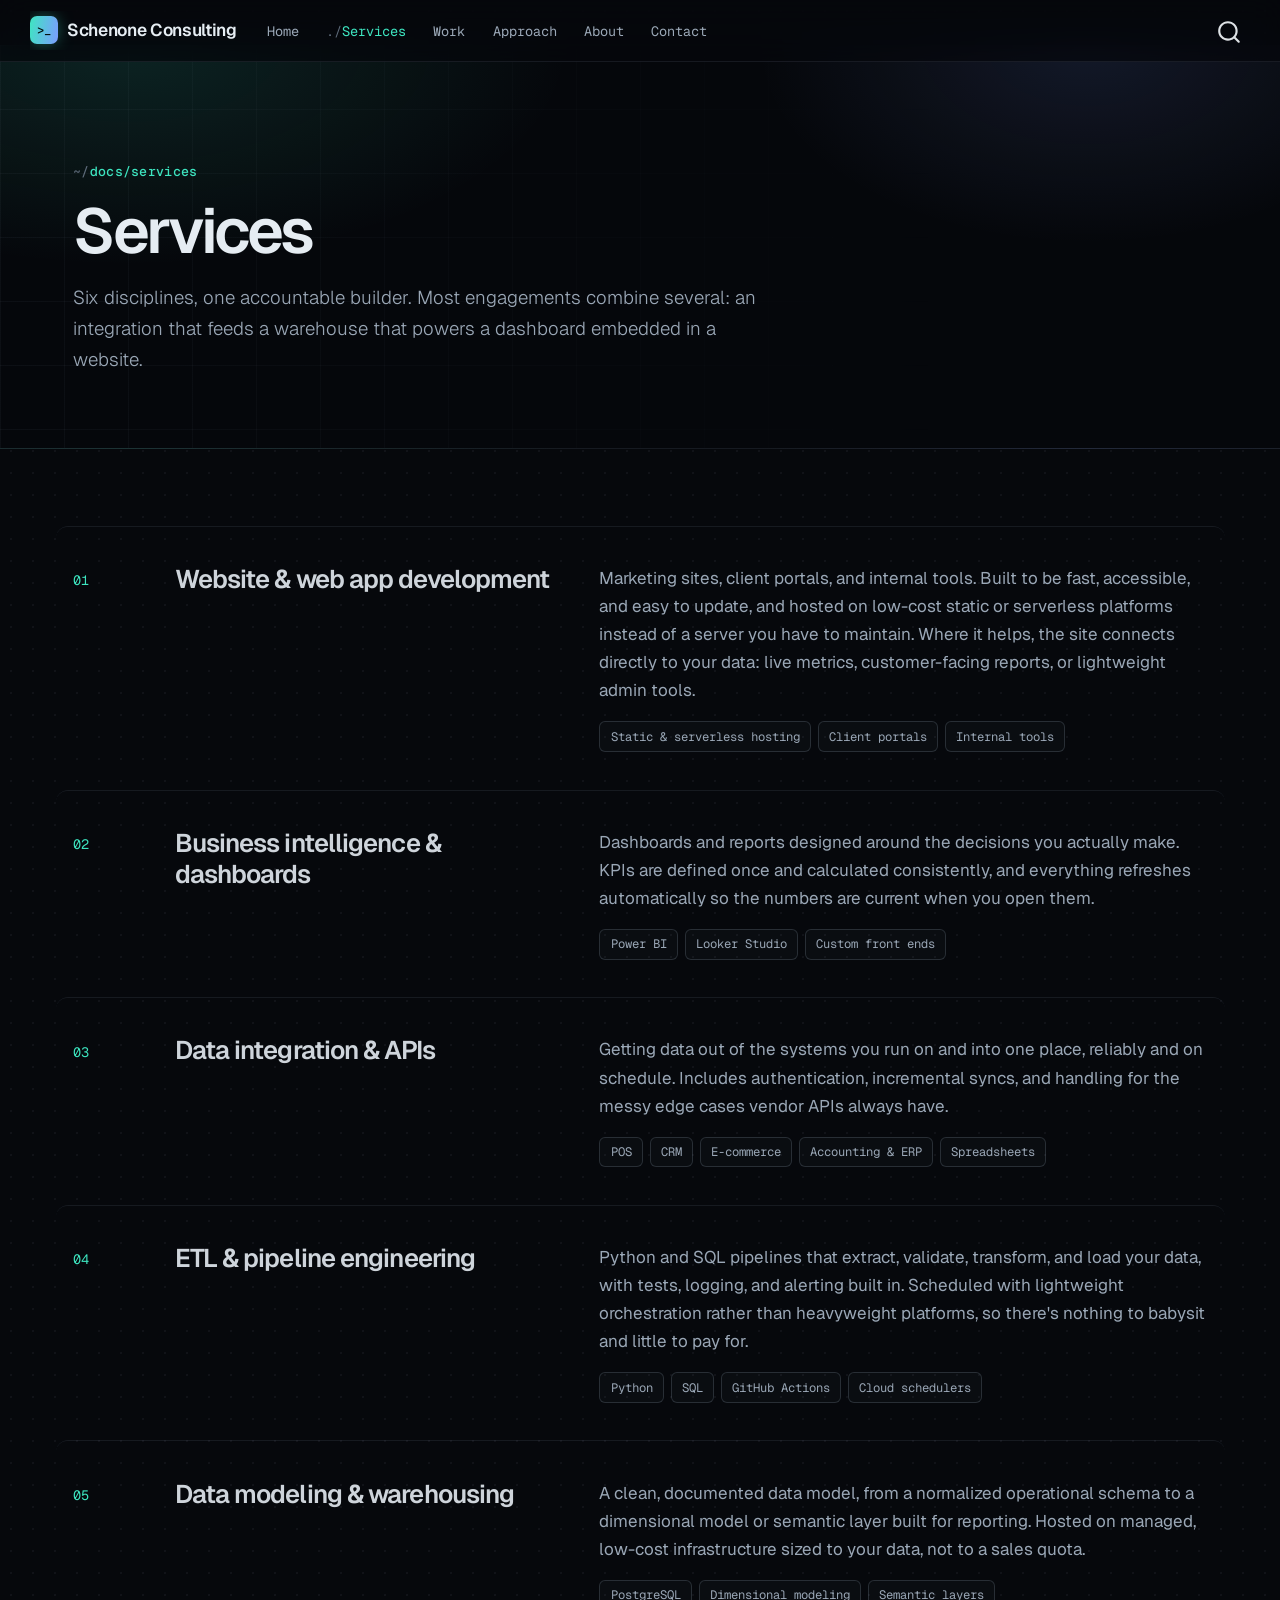
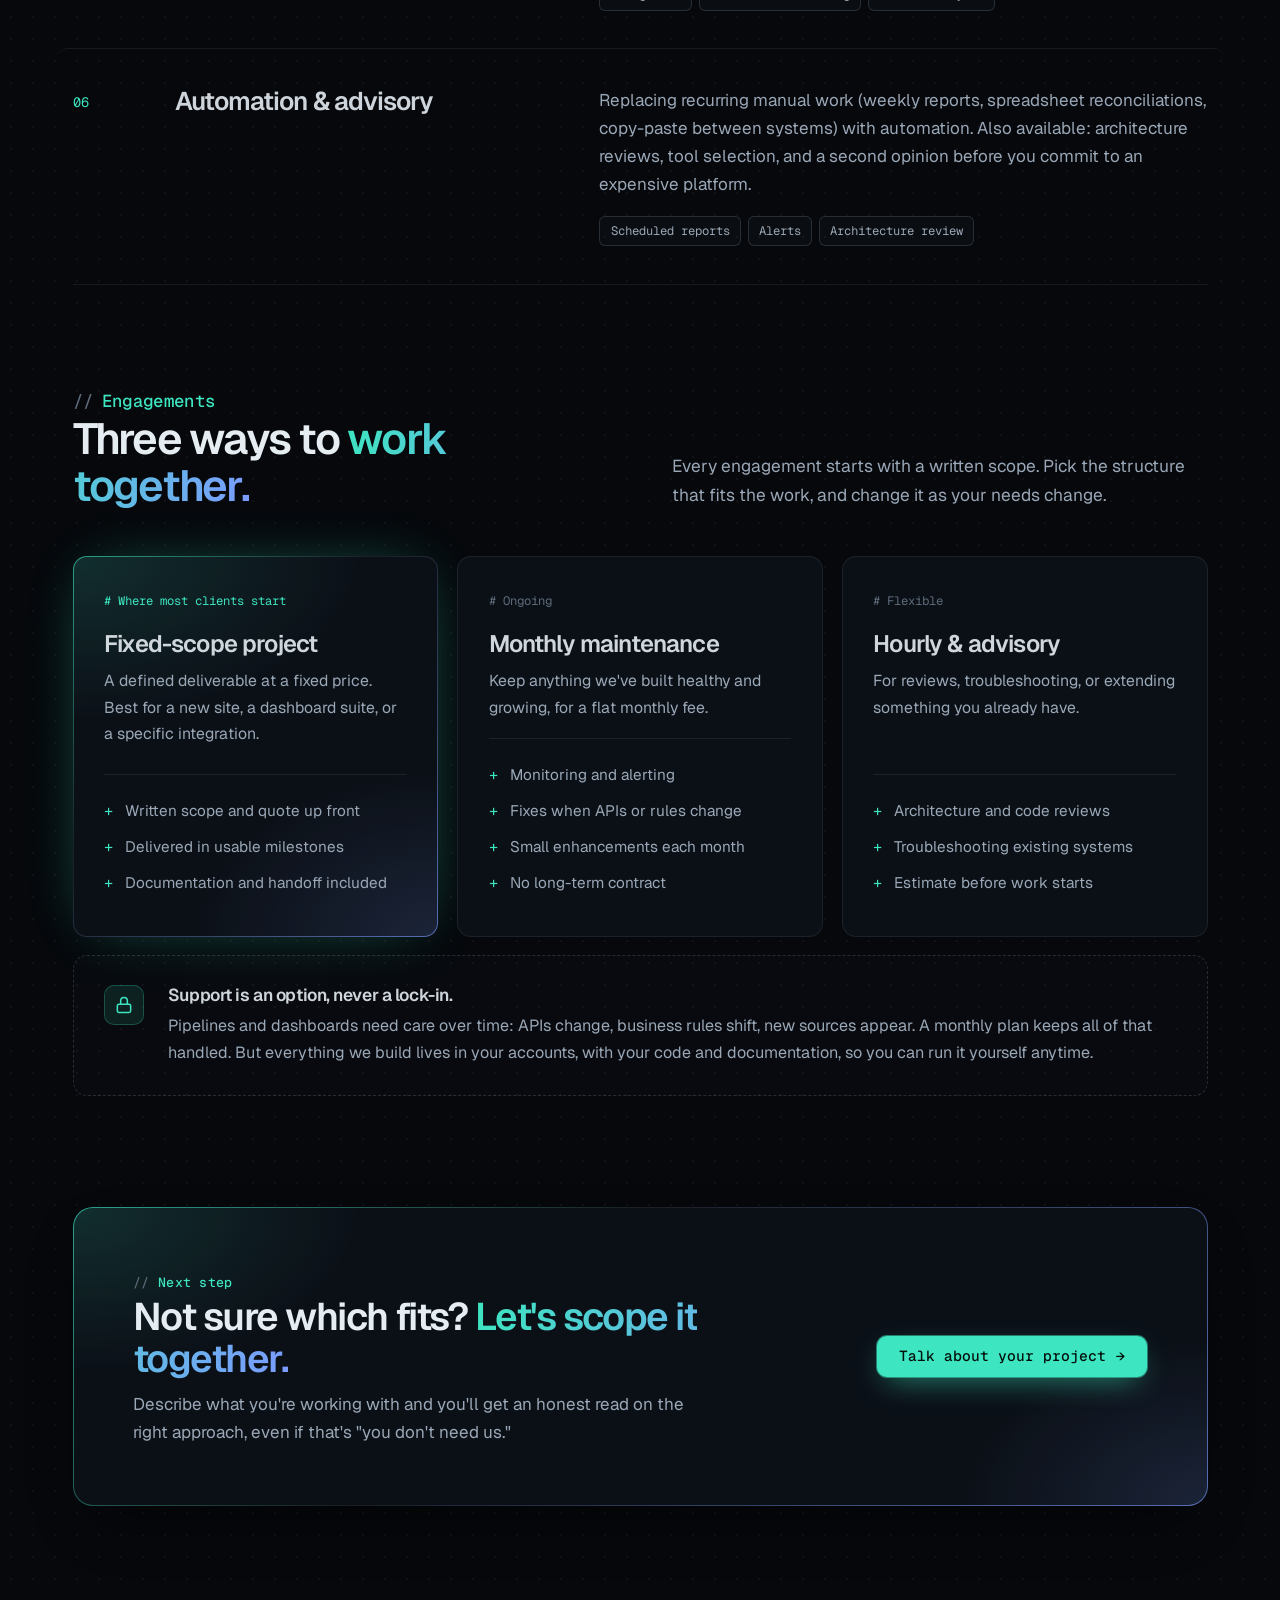
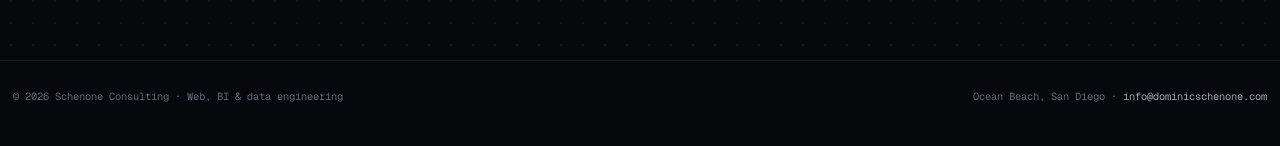
<file: docs/services.html>
<!DOCTYPE html>
<html xmlns="http://www.w3.org/1999/xhtml" lang="en" xml:lang="en"><head>

<meta charset="utf-8">
<meta name="generator" content="quarto-1.10.18">

<meta name="viewport" content="width=device-width, initial-scale=1.0, user-scalable=yes">

<meta name="description" content="Web development, BI dashboards, data integration, ETL pipelines, data modeling, and automation. Fixed quotes up front.">

<title>Services – Schenone Consulting</title>
<style>
/* Default styles provided by pandoc.
** See https://pandoc.org/MANUAL.html#variables-for-html for config info.
*/
span.smallcaps{font-variant: small-caps;}
div.columns{display: flex; gap: 1.5em;}
div.column{flex: auto;}
@media screen {
div.columns{gap: min(4vw, 1.5em);}
div.column{overflow-x: auto;}
}
div.hanging-indent{margin-left: 1.5em; text-indent: -1.5em;}
ul.task-list{list-style: none;}
ul.task-list li input[type="checkbox"] {
  width: 0.8em;
  margin: 0 0.8em 0.2em -1em; /* quarto-specific, see https://github.com/quarto-dev/quarto-cli/issues/4556 */ 
  vertical-align: middle;
}
</style>


<script src="site_libs/quarto-nav/quarto-nav.js"></script>
<script src="site_libs/quarto-nav/headroom.min.js"></script>
<script src="site_libs/clipboard/clipboard.min.js"></script>
<script src="site_libs/quarto-search/autocomplete.umd.js"></script>
<script src="site_libs/quarto-search/fuse.min.js"></script>
<script src="site_libs/quarto-search/quarto-search.js"></script>
<meta name="quarto:offset" content="./">
<link href="./favicon.svg" rel="icon" type="image/svg+xml">
<script src="site_libs/quarto-html/quarto.js" type="module"></script>
<script src="site_libs/quarto-html/tabsets/tabsets.js" type="module"></script>
<script src="site_libs/quarto-html/popper.min.js"></script>
<script src="site_libs/quarto-html/tippy.umd.min.js"></script>
<link href="site_libs/quarto-html/tippy.css" rel="stylesheet">
<link href="site_libs/quarto-html/quarto-syntax-highlighting-dark-b85bc7c33db8c58e0ec93c3465666fed.css" rel="stylesheet" id="quarto-text-highlighting-styles">
<script src="site_libs/bootstrap/bootstrap.min.js"></script>
<link href="site_libs/bootstrap/bootstrap-icons.css" rel="stylesheet">
<link href="site_libs/bootstrap/bootstrap-a83cbf62fba41aac237f2af41c0390dd.min.css" rel="stylesheet" append-hash="true" id="quarto-bootstrap" data-mode="dark">
<script id="quarto-search-options" type="application/json">{
  "location": "navbar",
  "copy-button": false,
  "collapse-after": 3,
  "panel-placement": "end",
  "type": "overlay",
  "limit": 50,
  "keyboard-shortcut": [
    "f",
    "/",
    "s"
  ],
  "show-item-context": false,
  "language": {
    "search-no-results-text": "No results",
    "search-matching-documents-text": "matching documents",
    "search-copy-link-title": "Copy link to search",
    "search-hide-matches-text": "Hide additional matches",
    "search-more-match-text": "more match in this document",
    "search-more-matches-text": "more matches in this document",
    "search-clear-button-title": "Clear",
    "search-text-placeholder": "",
    "search-detached-cancel-button-title": "Cancel",
    "search-submit-button-title": "Submit",
    "search-label": "Search"
  }
}</script>
<style>html{ scroll-behavior: smooth; }</style>
<link rel="preconnect" href="https://fonts.googleapis.com">
<link rel="preconnect" href="https://fonts.gstatic.com" crossorigin="">
<link href="https://fonts.googleapis.com/css2?family=Geist:wght@400;500;600;700&amp;family=Geist+Mono:wght@400;500&amp;display=swap" rel="stylesheet">
<meta name="theme-color" content="#06080c">
<!-- Root-relative paths: this file is included verbatim on pages in subfolders too (work/<project>/). -->
<link rel="apple-touch-icon" href="./apple-touch-icon.png">
<!-- Bump ?v= whenever styles.css changes so browsers and Cloudflare fetch the new file -->
<link rel="stylesheet" href="./styles.css?v=2026092804">


<meta property="og:title" content="Services – Schenone Consulting">
<meta property="og:description" content="Web development, BI dashboards, data integration, ETL pipelines, data modeling, and automation. Fixed quotes up front.">
<meta property="og:image" content="https://dominicschenone.com/images/og-card.png">
<meta property="og:site_name" content="Schenone Consulting">
<meta property="og:image:height" content="630">
<meta property="og:image:width" content="1200">
<meta name="twitter:title" content="Services – Schenone Consulting">
<meta name="twitter:description" content="Web development, BI dashboards, data integration, ETL pipelines, data modeling, and automation. Fixed quotes up front.">
<meta name="twitter:image" content="https://dominicschenone.com/images/og-card.png">
<meta name="twitter:card" content="summary_large_image">
<meta name="twitter:image-height" content="630">
<meta name="twitter:image-width" content="1200">
</head>

<body class="nav-fixed quarto-light">

<div id="quarto-search-results"></div>
  <header id="quarto-header" class="headroom fixed-top">
    <nav class="navbar navbar-expand-lg " data-bs-theme="dark">
      <div class="navbar-container container-fluid">
      <div class="navbar-brand-container mx-auto">
    <a class="navbar-brand" href="./index.html">
    <span class="navbar-title">Schenone Consulting</span>
    </a>
  </div>
            <div id="quarto-search" class="" title="Search"></div>
          <button class="navbar-toggler" type="button" data-bs-toggle="collapse" data-bs-target="#navbarCollapse" aria-controls="navbarCollapse" role="menu" aria-expanded="false" aria-label="Toggle navigation" onclick="if (window.quartoToggleHeadroom) { window.quartoToggleHeadroom(); }">
  <span class="navbar-toggler-icon"></span>
</button>
          <div class="collapse navbar-collapse" id="navbarCollapse">
            <ul class="navbar-nav navbar-nav-scroll me-auto">
  <li class="nav-item">
    <a class="nav-link" href="./index.html"> 
<span class="menu-text">Home</span></a>
  </li>  
  <li class="nav-item">
    <a class="nav-link active" href="./services.html" aria-current="page"> 
<span class="menu-text">Services</span></a>
  </li>  
  <li class="nav-item">
    <a class="nav-link" href="./work.html"> 
<span class="menu-text">Work</span></a>
  </li>  
  <li class="nav-item">
    <a class="nav-link" href="./approach.html"> 
<span class="menu-text">Approach</span></a>
  </li>  
  <li class="nav-item">
    <a class="nav-link" href="./about.html"> 
<span class="menu-text">About</span></a>
  </li>  
  <li class="nav-item">
    <a class="nav-link" href="./contact.html"> 
<span class="menu-text">Contact</span></a>
  </li>  
</ul>
          </div> <!-- /navcollapse -->
            <div class="quarto-navbar-tools">
</div>
      </div> <!-- /container-fluid -->
    </nav>
</header>
<!-- content -->
<div id="quarto-content" class="quarto-container page-columns page-rows-contents page-layout-full page-navbar">
<!-- sidebar -->
<!-- margin-sidebar -->
    
<!-- main -->
<main class="content column-page" id="quarto-document-content">

<header id="title-block-header" class="quarto-title-block default">
<div class="quarto-title">
<h1 class="title">Services</h1>
<p class="subtitle lead">Six disciplines, one accountable builder. Most engagements combine several: an integration that feeds a warehouse that powers a dashboard embedded in a website.</p>
</div>

<div>
  <div class="description">
    Web development, BI dashboards, data integration, ETL pipelines, data modeling, and automation. Fixed quotes up front.
  </div>
</div>


<div class="quarto-title-meta column-page">

    
  
    
  </div>
  


</header>


<div class="service-list">
  <div class="service-row">
    <span class="idx">01</span>
    <h3>Website &amp; web app development</h3>
    <div>
      <p>Marketing sites, client portals, and internal tools. Built to be fast, accessible, and easy to update, and hosted on low-cost static or serverless platforms instead of a server you have to maintain. Where it helps, the site connects directly to your data: live metrics, customer-facing reports, or lightweight admin tools.</p>
      <div class="chips"><span>Static &amp; serverless hosting</span><span>Client portals</span><span>Internal tools</span></div>
    </div>
  </div>
  <div class="service-row">
    <span class="idx">02</span>
    <h3>Business intelligence &amp; dashboards</h3>
    <div>
      <p>Dashboards and reports designed around the decisions you actually make. KPIs are defined once and calculated consistently, and everything refreshes automatically so the numbers are current when you open them.</p>
      <div class="chips"><span>Power BI</span><span>Looker Studio</span><span>Custom front ends</span></div>
    </div>
  </div>
  <div class="service-row">
    <span class="idx">03</span>
    <h3>Data integration &amp; APIs</h3>
    <div>
      <p>Getting data out of the systems you run on and into one place, reliably and on schedule. Includes authentication, incremental syncs, and handling for the messy edge cases vendor APIs always have.</p>
      <div class="chips"><span>POS</span><span>CRM</span><span>E-commerce</span><span>Accounting &amp; ERP</span><span>Spreadsheets</span></div>
    </div>
  </div>
  <div class="service-row">
    <span class="idx">04</span>
    <h3>ETL &amp; pipeline engineering</h3>
    <div>
      <p>Python and SQL pipelines that extract, validate, transform, and load your data, with tests, logging, and alerting built in. Scheduled with lightweight orchestration rather than heavyweight platforms, so there's nothing to babysit and little to pay for.</p>
      <div class="chips"><span>Python</span><span>SQL</span><span>GitHub Actions</span><span>Cloud schedulers</span></div>
    </div>
  </div>
  <div class="service-row">
    <span class="idx">05</span>
    <h3>Data modeling &amp; warehousing</h3>
    <div>
      <p>A clean, documented data model, from a normalized operational schema to a dimensional model or semantic layer built for reporting. Hosted on managed, low-cost infrastructure sized to your data, not to a sales quota.</p>
      <div class="chips"><span>PostgreSQL</span><span>Dimensional modeling</span><span>Semantic layers</span></div>
    </div>
  </div>
  <div class="service-row">
    <span class="idx">06</span>
    <h3>Automation &amp; advisory</h3>
    <div>
      <p>Replacing recurring manual work (weekly reports, spreadsheet reconciliations, copy-paste between systems) with automation. Also available: architecture reviews, tool selection, and a second opinion before you commit to an expensive platform.</p>
      <div class="chips"><span>Scheduled reports</span><span>Alerts</span><span>Architecture review</span></div>
    </div>
  </div>
</div>
<div class="block">
<div class="section-head">
  <div>
    <p class="eyebrow">Engagements</p>
    <h2>Three ways to <em>work together.</em></h2>
  </div>
  <p>Every engagement starts with a written scope. Pick the structure that fits the work, and change it as your needs change.</p>
</div>

<div class="plans">
  <div class="plan featured">
    <p class="tag">Where most clients start</p>
    <h3>Fixed-scope project</h3>
    <p>A defined deliverable at a fixed price. Best for a new site, a dashboard suite, or a specific integration.</p>
    <ul>
      <li>Written scope and quote up front</li>
      <li>Delivered in usable milestones</li>
      <li>Documentation and handoff included</li>
    </ul>
  </div>
  <div class="plan">
    <p class="tag">Ongoing</p>
    <h3>Monthly maintenance</h3>
    <p>Keep anything we've built healthy and growing, for a flat monthly fee.</p>
    <ul>
      <li>Monitoring and alerting</li>
      <li>Fixes when APIs or rules change</li>
      <li>Small enhancements each month</li>
      <li>No long-term contract</li>
    </ul>
  </div>
  <div class="plan">
    <p class="tag">Flexible</p>
    <h3>Hourly &amp; advisory</h3>
    <p>For reviews, troubleshooting, or extending something you already have.</p>
    <ul>
      <li>Architecture and code reviews</li>
      <li>Troubleshooting existing systems</li>
      <li>Estimate before work starts</li>
    </ul>
  </div>
</div>

<div class="note-panel">
  <div class="icon"><svg width="20" height="20" viewbox="0 0 24 24" fill="none" stroke="currentColor" stroke-width="1.8" stroke-linecap="round" stroke-linejoin="round"><rect x="4" y="11" width="16" height="10" rx="2"></rect><path d="M8 11V7a4 4 0 0 1 8 0v4"></path></svg></div>
  <div>
    <h3>Support is an option, never a lock-in.</h3>
    <p>Pipelines and dashboards need care over time: APIs change, business rules shift, new sources appear. A monthly plan keeps all of that handled. But everything we build lives in your accounts, with your code and documentation, so you can run it yourself anytime.</p>
  </div>
</div>

<div class="cta-panel">
  <div>
    <p class="eyebrow">Next step</p>
    <h2>Not sure which fits? <em>Let's scope it together.</em></h2>
    <p>Describe what you're working with and you'll get an honest read on the right approach, even if that's "you don't need us."</p>
  </div>
  <a class="btn-cta" href="contact.html">Talk about your project</a>
</div>
</div>



</main> <!-- /main -->
<script>
  // Interior pages: add a "~/page" path label above the Quarto title.
  // Case studies read "~/work/<project>" and keep "Work" highlighted in the nav.
  (function () {
    var title = document.querySelector("#title-block-header h1.title");
    if (!title) return;
    var parts = location.pathname.replace(/\/index\.html$|\/$/, "").split("/").filter(Boolean);
    var page = (parts.length ? parts.join("/") : "index").replace(/\.html$/, "");
    var p = document.createElement("p");
    p.className = "eyebrow path";
    p.textContent = page;
    title.parentNode.insertBefore(p, title);

    if (parts[0] === "work" && parts.length > 1) {
      var work = document.querySelector('.navbar-nav a.nav-link[href$="work.html"]');
      if (work) work.classList.add("active");
    }
  })();

  // Case-study embeds: load the live site only when asked (keeps pages fast).
  // Small screens open it in a new tab instead of a cramped iframe.
  (function () {
    document.querySelectorAll(".project-embed-frame").forEach(function (frame) {
      var button = frame.querySelector(".project-embed-launch");
      if (!button) return;
      button.addEventListener("click", function () {
        var src = frame.getAttribute("data-src");
        if (window.matchMedia("(max-width: 700px)").matches) {
          window.open(src, "_blank", "noopener");
          return;
        }
        var iframe = document.createElement("iframe");
        iframe.src = src;
        iframe.title = frame.getAttribute("data-title") || "Live project";
        iframe.loading = "eager";
        frame.innerHTML = "";
        frame.appendChild(iframe);
      });
    });
  })();

  // Fade content in as it scrolls into view. Only arms when JS runs and motion is allowed,
  // so the page is fully visible without it.
  (function () {
    if (!("IntersectionObserver" in window)) return;
    if (window.matchMedia("(prefers-reduced-motion: reduce)").matches) return;
    var targets = document.querySelectorAll(
      ".section-head, .ruled, .work-card, .steps > *, .service-row, .plan, .viz-card, .compare, .terminal, .cta-panel, .about-grid, .quote, .facts, .contact-grid > *, .project-shots > *, .project-embed"
    );
    document.documentElement.classList.add("js-reveal");
    var io = new IntersectionObserver(function (entries) {
      entries.forEach(function (e) {
        if (e.isIntersecting) { e.target.classList.add("is-visible"); io.unobserve(e.target); }
      });
    }, { rootMargin: "0px 0px -8% 0px", threshold: 0.08 });
    targets.forEach(function (el, i) {
      el.classList.add("reveal");
      el.style.transitionDelay = (i % 4) * 60 + "ms";
      io.observe(el);
    });
  })();
</script>
<script id="quarto-html-after-body" type="application/javascript">
  window.document.addEventListener("DOMContentLoaded", function (event) {
    const isCodeAnnotation = (el) => {
      for (const clz of el.classList) {
        if (clz.startsWith('code-annotation-')) {                     
          return true;
        }
      }
      return false;
    }
    const onCopySuccess = function(e) {
      // button target
      const button = e.trigger;
      // don't keep focus
      button.blur();
      // flash "checked"
      button.classList.add('code-copy-button-checked');
      var currentTitle = button.getAttribute("title");
      button.setAttribute("title", "Copied!");
      let tooltip;
      if (window.bootstrap) {
        button.setAttribute("data-bs-toggle", "tooltip");
        button.setAttribute("data-bs-placement", "left");
        button.setAttribute("data-bs-title", "Copied!");
        tooltip = new bootstrap.Tooltip(button, 
          { trigger: "manual", 
            customClass: "code-copy-button-tooltip",
            offset: [0, -8]});
        tooltip.show();    
      }
      setTimeout(function() {
        if (tooltip) {
          tooltip.hide();
          button.removeAttribute("data-bs-title");
          button.removeAttribute("data-bs-toggle");
          button.removeAttribute("data-bs-placement");
        }
        button.setAttribute("title", currentTitle);
        button.classList.remove('code-copy-button-checked');
      }, 1000);
      // clear code selection
      e.clearSelection();
    }
    const getTextToCopy = function(trigger) {
      const outerScaffold = trigger.parentElement.cloneNode(true);
      const codeEl = outerScaffold.querySelector('code');
      for (const childEl of codeEl.children) {
        if (isCodeAnnotation(childEl)) {
          childEl.remove();
        }
      }
      return codeEl.innerText;
    }
    const clipboard = new window.ClipboardJS('.code-copy-button:not([data-in-quarto-modal])', {
      text: getTextToCopy
    });
    clipboard.on('success', onCopySuccess);
    if (window.document.getElementById('quarto-embedded-source-code-modal')) {
      const clipboardModal = new window.ClipboardJS('.code-copy-button[data-in-quarto-modal]', {
        text: getTextToCopy,
        container: window.document.getElementById('quarto-embedded-source-code-modal')
      });
      clipboardModal.on('success', onCopySuccess);
    }
      var localhostRegex = new RegExp(/^(?:http|https):\/\/localhost\:?[0-9]*\//);
      var mailtoRegex = new RegExp(/^mailto:/);
        var filterRegex = new RegExp("https:\/\/dominicschenone\.com");
      var isInternal = (href) => {
          return filterRegex.test(href) || localhostRegex.test(href) || mailtoRegex.test(href);
      }
      // Inspect non-navigation links and adorn them if external
     var links = window.document.querySelectorAll('a[href]:not(.nav-link):not(.navbar-brand):not(.toc-action):not(.sidebar-link):not(.sidebar-item-toggle):not(.pagination-link):not(.no-external):not([aria-hidden]):not(.dropdown-item):not(.quarto-navigation-tool):not(.about-link)');
      for (var i=0; i<links.length; i++) {
        const link = links[i];
        if (!isInternal(link.href)) {
          // undo the damage that might have been done by quarto-nav.js in the case of
          // links that we want to consider external
          if (link.dataset.originalHref !== undefined) {
            link.href = link.dataset.originalHref;
          }
        }
      }
    function tippyHover(el, contentFn, onTriggerFn, onUntriggerFn) {
      const config = {
        allowHTML: true,
        maxWidth: 500,
        delay: 100,
        arrow: false,
        appendTo: function(el) {
            return el.parentElement;
        },
        interactive: true,
        interactiveBorder: 10,
        theme: 'quarto',
        placement: 'bottom-start',
      };
      if (contentFn) {
        config.content = contentFn;
      }
      if (onTriggerFn) {
        config.onTrigger = onTriggerFn;
      }
      if (onUntriggerFn) {
        config.onUntrigger = onUntriggerFn;
      }
      window.tippy(el, config); 
    }
    const noterefs = window.document.querySelectorAll('a[role="doc-noteref"]');
    for (var i=0; i<noterefs.length; i++) {
      const ref = noterefs[i];
      tippyHover(ref, function() {
        // use id or data attribute instead here
        let href = ref.getAttribute('data-footnote-href') || ref.getAttribute('href');
        try { href = new URL(href).hash; } catch {}
        const id = href.replace(/^#\/?/, "");
        const note = window.document.getElementById(id);
        if (note) {
          return note.innerHTML;
        } else {
          return "";
        }
      });
    }
    const xrefs = window.document.querySelectorAll('a.quarto-xref');
    const processXRef = (id, note) => {
      // Strip column container classes
      const stripColumnClz = (el) => {
        el.classList.remove("page-full", "page-columns");
        if (el.children) {
          for (const child of el.children) {
            stripColumnClz(child);
          }
        }
      }
      stripColumnClz(note)
      if (id === null || id.startsWith('sec-')) {
        // Special case sections, only their first couple elements
        const container = document.createElement("div");
        if (note.children && note.children.length > 2) {
          container.appendChild(note.children[0].cloneNode(true));
          for (let i = 1; i < note.children.length; i++) {
            const child = note.children[i];
            if (child.tagName === "P" && child.innerText === "") {
              continue;
            } else {
              container.appendChild(child.cloneNode(true));
              break;
            }
          }
          if (window.Quarto?.typesetMath) {
            window.Quarto.typesetMath(container);
          }
          return container.innerHTML
        } else {
          if (window.Quarto?.typesetMath) {
            window.Quarto.typesetMath(note);
          }
          return note.innerHTML;
        }
      } else {
        // Remove any anchor links if they are present
        const anchorLink = note.querySelector('a.anchorjs-link');
        if (anchorLink) {
          anchorLink.remove();
        }
        if (window.Quarto?.typesetMath) {
          window.Quarto.typesetMath(note);
        }
        if (note.classList.contains("callout")) {
          return note.outerHTML;
        } else {
          return note.innerHTML;
        }
      }
    }
    for (var i=0; i<xrefs.length; i++) {
      const xref = xrefs[i];
      tippyHover(xref, undefined, function(instance) {
        instance.disable();
        let url = xref.getAttribute('href');
        let hash = undefined; 
        if (url.startsWith('#')) {
          hash = url;
        } else {
          try { hash = new URL(url).hash; } catch {}
        }
        if (hash) {
          const id = hash.replace(/^#\/?/, "");
          const note = window.document.getElementById(id);
          if (note !== null) {
            try {
              const html = processXRef(id, note.cloneNode(true));
              instance.setContent(html);
            } finally {
              instance.enable();
              instance.show();
            }
          } else {
            // See if we can fetch this
            fetch(url.split('#')[0])
            .then(res => res.text())
            .then(html => {
              const parser = new DOMParser();
              const htmlDoc = parser.parseFromString(html, "text/html");
              const note = htmlDoc.getElementById(id);
              if (note !== null) {
                const html = processXRef(id, note);
                instance.setContent(html);
              } 
            }).finally(() => {
              instance.enable();
              instance.show();
            });
          }
        } else {
          // See if we can fetch a full url (with no hash to target)
          // This is a special case and we should probably do some content thinning / targeting
          fetch(url)
          .then(res => res.text())
          .then(html => {
            const parser = new DOMParser();
            const htmlDoc = parser.parseFromString(html, "text/html");
            const note = htmlDoc.querySelector('main.content');
            if (note !== null) {
              // This should only happen for chapter cross references
              // (since there is no id in the URL)
              // remove the first header
              if (note.children.length > 0 && note.children[0].tagName === "HEADER") {
                note.children[0].remove();
              }
              const html = processXRef(null, note);
              instance.setContent(html);
            } 
          }).finally(() => {
            instance.enable();
            instance.show();
          });
        }
      }, function(instance) {
      });
    }
        let selectedAnnoteEl;
        const selectorForAnnotation = ( cell, annotation) => {
          let cellAttr = 'data-code-cell="' + cell + '"';
          let lineAttr = 'data-code-annotation="' +  annotation + '"';
          const selector = 'span[' + cellAttr + '][' + lineAttr + ']';
          return selector;
        }
        const selectCodeLines = (annoteEl) => {
          const doc = window.document;
          const targetCell = annoteEl.getAttribute("data-target-cell");
          const targetAnnotation = annoteEl.getAttribute("data-target-annotation");
          const annoteSpan = window.document.querySelector(selectorForAnnotation(targetCell, targetAnnotation));
          const lines = annoteSpan.getAttribute("data-code-lines").split(",");
          const lineIds = lines.map((line) => {
            return targetCell + "-" + line;
          })
          let top = null;
          let height = null;
          let parent = null;
          if (lineIds.length > 0) {
              //compute the position of the single el (top and bottom and make a div)
              const el = window.document.getElementById(lineIds[0]);
              top = el.offsetTop;
              height = el.offsetHeight;
              parent = el.parentElement.parentElement;
            if (lineIds.length > 1) {
              const lastEl = window.document.getElementById(lineIds[lineIds.length - 1]);
              const bottom = lastEl.offsetTop + lastEl.offsetHeight;
              height = bottom - top;
            }
            if (top !== null && height !== null && parent !== null) {
              // cook up a div (if necessary) and position it 
              let div = window.document.getElementById("code-annotation-line-highlight");
              if (div === null) {
                div = window.document.createElement("div");
                div.setAttribute("id", "code-annotation-line-highlight");
                div.style.position = 'absolute';
                parent.appendChild(div);
              }
              div.style.top = top - 2 + "px";
              div.style.height = height + 4 + "px";
              div.style.left = 0;
              let gutterDiv = window.document.getElementById("code-annotation-line-highlight-gutter");
              if (gutterDiv === null) {
                gutterDiv = window.document.createElement("div");
                gutterDiv.setAttribute("id", "code-annotation-line-highlight-gutter");
                gutterDiv.style.position = 'absolute';
                const codeCell = window.document.getElementById(targetCell);
                const gutter = codeCell.querySelector('.code-annotation-gutter');
                gutter.appendChild(gutterDiv);
              }
              gutterDiv.style.top = top - 2 + "px";
              gutterDiv.style.height = height + 4 + "px";
            }
            selectedAnnoteEl = annoteEl;
          }
        };
        const unselectCodeLines = () => {
          const elementsIds = ["code-annotation-line-highlight", "code-annotation-line-highlight-gutter"];
          elementsIds.forEach((elId) => {
            const div = window.document.getElementById(elId);
            if (div) {
              div.remove();
            }
          });
          selectedAnnoteEl = undefined;
        };
          // Handle positioning of the toggle
      window.addEventListener(
        "resize",
        throttle(() => {
          elRect = undefined;
          if (selectedAnnoteEl) {
            selectCodeLines(selectedAnnoteEl);
          }
        }, 10)
      );
      function throttle(fn, ms) {
      let throttle = false;
      let timer;
        return (...args) => {
          if(!throttle) { // first call gets through
              fn.apply(this, args);
              throttle = true;
          } else { // all the others get throttled
              if(timer) clearTimeout(timer); // cancel #2
              timer = setTimeout(() => {
                fn.apply(this, args);
                timer = throttle = false;
              }, ms);
          }
        };
      }
        // Attach click handler to the DT
        const annoteDls = window.document.querySelectorAll('dt[data-target-cell]');
        for (const annoteDlNode of annoteDls) {
          annoteDlNode.addEventListener('click', (event) => {
            const clickedEl = event.target;
            if (clickedEl !== selectedAnnoteEl) {
              unselectCodeLines();
              const activeEl = window.document.querySelector('dt[data-target-cell].code-annotation-active');
              if (activeEl) {
                activeEl.classList.remove('code-annotation-active');
              }
              selectCodeLines(clickedEl);
              clickedEl.classList.add('code-annotation-active');
            } else {
              // Unselect the line
              unselectCodeLines();
              clickedEl.classList.remove('code-annotation-active');
            }
          });
        }
    const findCites = (el) => {
      const parentEl = el.parentElement;
      if (parentEl) {
        const cites = parentEl.dataset.cites;
        if (cites) {
          return {
            el,
            cites: cites.split(' ')
          };
        } else {
          return findCites(el.parentElement)
        }
      } else {
        return undefined;
      }
    };
    var bibliorefs = window.document.querySelectorAll('a[role="doc-biblioref"]');
    for (var i=0; i<bibliorefs.length; i++) {
      const ref = bibliorefs[i];
      const citeInfo = findCites(ref);
      if (citeInfo) {
        tippyHover(citeInfo.el, function() {
          var popup = window.document.createElement('div');
          citeInfo.cites.forEach(function(cite) {
            var citeDiv = window.document.createElement('div');
            citeDiv.classList.add('hanging-indent');
            citeDiv.classList.add('csl-entry');
            var biblioDiv = window.document.getElementById('ref-' + cite);
            if (biblioDiv) {
              citeDiv.innerHTML = biblioDiv.innerHTML;
            }
            popup.appendChild(citeDiv);
          });
          return popup.innerHTML;
        });
      }
    }
  });
  </script>
</div> <!-- /content -->
<footer class="footer">
  <div class="nav-footer">
    <div class="nav-footer-left">
<p>© 2026 Schenone Consulting · Web, BI &amp; data engineering</p>
</div>   
    <div class="nav-footer-center">
      &nbsp;
    </div>
    <div class="nav-footer-right">
<p>Ocean Beach, San Diego · <a href="mailto:info@dominicschenone.com">info@dominicschenone.com</a></p>
</div>
  </div>
</footer>




<script src="site_libs/quarto-html/zenscroll-min.js"></script>
</body></html>
</file>
<file: docs/site_libs/quarto-html/tippy.css>
.tippy-box[data-animation=fade][data-state=hidden]{opacity:0}[data-tippy-root]{max-width:calc(100vw - 10px)}.tippy-box{position:relative;background-color:#333;color:#fff;border-radius:4px;font-size:14px;line-height:1.4;white-space:normal;outline:0;transition-property:transform,visibility,opacity}.tippy-box[data-placement^=top]>.tippy-arrow{bottom:0}.tippy-box[data-placement^=top]>.tippy-arrow:before{bottom:-7px;left:0;border-width:8px 8px 0;border-top-color:initial;transform-origin:center top}.tippy-box[data-placement^=bottom]>.tippy-arrow{top:0}.tippy-box[data-placement^=bottom]>.tippy-arrow:before{top:-7px;left:0;border-width:0 8px 8px;border-bottom-color:initial;transform-origin:center bottom}.tippy-box[data-placement^=left]>.tippy-arrow{right:0}.tippy-box[data-placement^=left]>.tippy-arrow:before{border-width:8px 0 8px 8px;border-left-color:initial;right:-7px;transform-origin:center left}.tippy-box[data-placement^=right]>.tippy-arrow{left:0}.tippy-box[data-placement^=right]>.tippy-arrow:before{left:-7px;border-width:8px 8px 8px 0;border-right-color:initial;transform-origin:center right}.tippy-box[data-inertia][data-state=visible]{transition-timing-function:cubic-bezier(.54,1.5,.38,1.11)}.tippy-arrow{width:16px;height:16px;color:#333}.tippy-arrow:before{content:"";position:absolute;border-color:transparent;border-style:solid}.tippy-content{position:relative;padding:5px 9px;z-index:1}
</file>
<file: docs/site_libs/quarto-html/quarto-syntax-highlighting-dark-b85bc7c33db8c58e0ec93c3465666fed.css>
/* quarto syntax highlight colors */
:root {
  --quarto-hl-al-color: #f07178;
  --quarto-hl-an-color: #d4d0ab;
  --quarto-hl-at-color: #00e0e0;
  --quarto-hl-bn-color: #d4d0ab;
  --quarto-hl-bu-color: #abe338;
  --quarto-hl-ch-color: #abe338;
  --quarto-hl-co-color: #f8f8f2;
  --quarto-hl-cv-color: #ffd700;
  --quarto-hl-cn-color: #ffd700;
  --quarto-hl-cf-color: #ffa07a;
  --quarto-hl-dt-color: #ffa07a;
  --quarto-hl-dv-color: #d4d0ab;
  --quarto-hl-do-color: #f8f8f2;
  --quarto-hl-er-color: #f07178;
  --quarto-hl-ex-color: #00e0e0;
  --quarto-hl-fl-color: #d4d0ab;
  --quarto-hl-fu-color: #ffa07a;
  --quarto-hl-im-color: #abe338;
  --quarto-hl-in-color: #d4d0ab;
  --quarto-hl-kw-color: #ffa07a;
  --quarto-hl-op-color: #ffa07a;
  --quarto-hl-ot-color: #00e0e0;
  --quarto-hl-pp-color: #dcc6e0;
  --quarto-hl-re-color: #00e0e0;
  --quarto-hl-sc-color: #abe338;
  --quarto-hl-ss-color: #abe338;
  --quarto-hl-st-color: #abe338;
  --quarto-hl-va-color: #00e0e0;
  --quarto-hl-vs-color: #abe338;
  --quarto-hl-wa-color: #dcc6e0;
}

/* other quarto variables */
:root {
  --quarto-font-monospace: SFMono-Regular, Menlo, Monaco, Consolas, "Liberation Mono", "Courier New", monospace;
}

/* syntax highlight based on Pandoc's rules */
pre > code.sourceCode > span {
  color: #f8f8f2;
}

code.sourceCode > span {
  color: #f8f8f2;
}

div.sourceCode,
div.sourceCode pre.sourceCode {
  color: #f8f8f2;
}

/* Normal */
code span {
  color: #f8f8f2;
}

/* Alert */
code span.al {
  color: #f07178;
}

/* Annotation */
code span.an {
  color: #d4d0ab;
}

/* Attribute */
code span.at {
  color: #00e0e0;
}

/* BaseN */
code span.bn {
  color: #d4d0ab;
}

/* BuiltIn */
code span.bu {
  color: #abe338;
}

/* ControlFlow */
code span.cf {
  font-weight: bold;
  color: #ffa07a;
}

/* Char */
code span.ch {
  color: #abe338;
}

/* Constant */
code span.cn {
  color: #ffd700;
}

/* Comment */
code span.co {
  font-style: italic;
  color: #f8f8f2;
}

/* CommentVar */
code span.cv {
  color: #ffd700;
}

/* Documentation */
code span.do {
  color: #f8f8f2;
}

/* DataType */
code span.dt {
  color: #ffa07a;
}

/* DecVal */
code span.dv {
  color: #d4d0ab;
}

/* Error */
code span.er {
  color: #f07178;
  text-decoration: underline;
}

/* Extension */
code span.ex {
  font-weight: bold;
  color: #00e0e0;
}

/* Float */
code span.fl {
  color: #d4d0ab;
}

/* Function */
code span.fu {
  color: #ffa07a;
}

/* Import */
code span.im {
  color: #abe338;
}

/* Information */
code span.in {
  color: #d4d0ab;
}

/* Keyword */
code span.kw {
  font-weight: bold;
  color: #ffa07a;
}

/* Operator */
code span.op {
  color: #ffa07a;
}

/* Other */
code span.ot {
  color: #00e0e0;
}

/* Preprocessor */
code span.pp {
  color: #dcc6e0;
}

/* RegionMarker */
code span.re {
  background-color: #f8f8f2;
  color: #00e0e0;
}

/* SpecialChar */
code span.sc {
  color: #abe338;
}

/* SpecialString */
code span.ss {
  color: #abe338;
}

/* String */
code span.st {
  color: #abe338;
}

/* Variable */
code span.va {
  color: #00e0e0;
}

/* VerbatimString */
code span.vs {
  color: #abe338;
}

/* Warning */
code span.wa {
  color: #dcc6e0;
}

.prevent-inlining {
  content: "</";
}

/*# sourceMappingURL=4ed8f1090dec6531da29ab00902aa718.css.map */
</file>
<file: docs/styles.css>
/* =========================================================================
   Schenone Consulting — site styles (dark-only, technical)
   All color lives in the tokens below. Theme in _quarto.yml is darkly only.
   ========================================================================= */

:root {
  color-scheme: dark;

  --bg:        #06080c;
  --bg-2:      #090d13;
  --surface:   #0c1118;
  --surface-2: #111823;
  --line:      rgba(148, 163, 184, 0.12);
  --line-2:    rgba(148, 163, 184, 0.22);

  --text:   #e6edf3;
  --text-2: #9ba8b7;
  --muted:  #5f6c7b;

  --accent:      #3ee6c1;   /* cyan-mint */
  --accent-ink:  #04110d;   /* text on accent */
  --accent-2:    #7c9cff;   /* periwinkle */
  --accent-soft: rgba(62, 230, 193, 0.10);
  --danger:      #ff7b72;

  --viz-a: #7c9cff;         /* chart: volume */
  --viz-b: #3ee6c1;         /* chart: margin */
  --gridline: rgba(148, 163, 184, 0.12);

  --sans: "Geist", "Inter", system-ui, -apple-system, "Segoe UI", sans-serif;
  --mono: "Geist Mono", "JetBrains Mono", ui-monospace, "SFMono-Regular", Menlo, Consolas, monospace;

  --radius: 14px;
  --glow: 0 0 0 1px rgba(62, 230, 193, 0.35), 0 0 40px -10px rgba(62, 230, 193, 0.55);
  --shadow: 0 24px 60px -24px rgba(0, 0, 0, 0.8);
  --gradient: linear-gradient(100deg, var(--accent) 0%, var(--accent-2) 100%);
}

/* ---------- base ---------- */
html, body { overflow-x: clip; }

body {
  font-family: var(--sans);
  font-size: 1rem;
  line-height: 1.65;
  color: var(--text);
  background-color: var(--bg);
  background-image: radial-gradient(rgba(148, 163, 184, 0.07) 1px, transparent 1px);
  background-size: 22px 22px;
  -webkit-font-smoothing: antialiased;
}

#quarto-content > main.content {
  max-width: 72rem;
  margin-inline: auto;
  padding-top: 0;
}

h1, h2, h3, h4 { color: var(--text); font-family: var(--sans); letter-spacing: -0.025em; }
h2, h3 { margin-top: 0; }
h2 { border-bottom: 0 !important; padding-bottom: 0 !important; }
p { color: var(--text-2); }
strong { color: var(--text); font-weight: 600; }

a { color: var(--accent); text-decoration: none; }
a:hover { color: #7ff3d9; }

::selection { background: rgba(62, 230, 193, 0.3); color: #fff; }

em.grad,
h1 em, h2 em {
  font-style: normal;
  background: var(--gradient);
  -webkit-background-clip: text;
  background-clip: text;
  color: transparent;
}

.eyebrow {
  display: inline-flex;
  align-items: center;
  gap: 0.5rem;
  font-family: var(--mono);
  font-size: 0.78rem;
  font-weight: 500;
  letter-spacing: 0.02em;
  color: var(--accent);
  margin: 0 0 1rem 0;
}
.eyebrow::before { content: "//"; color: var(--muted); }
.eyebrow.path::before { content: "~/"; color: var(--muted); margin-right: -0.45rem; }

.lede { font-size: 1.12rem; line-height: 1.7; color: var(--text-2); max-width: 44rem; }

/* full-bleed helper: hero, title band, dark bands */
.hero,
#title-block-header.quarto-title-block:not(:empty),
.band-dark {
  margin-inline: calc(50% - 50vw);
  padding-inline: max(1.25rem, calc(50vw - 50%));
}

/* ---------- navbar ---------- */
#quarto-header .navbar {
  background: rgba(6, 8, 12, 0.72) !important;
  backdrop-filter: saturate(160%) blur(16px);
  -webkit-backdrop-filter: saturate(160%) blur(16px);
  border-bottom: 1px solid var(--line);
  padding-block: 0.6rem;
}
.navbar-brand-container { margin-inline: 0 1.75rem !important; }
.navbar-brand { display: inline-flex; align-items: center; gap: 0.55rem; }
.navbar-brand::before {
  content: ">_";
  display: inline-grid;
  place-items: center;
  width: 28px;
  height: 28px;
  border-radius: 7px;
  font-family: var(--mono);
  font-size: 0.72rem;
  font-weight: 500;
  color: var(--accent-ink);
  background: var(--gradient);
  box-shadow: 0 0 18px -4px rgba(62, 230, 193, 0.7);
}
.navbar-title {
  font-family: var(--sans);
  font-weight: 600;
  font-size: 1.02rem;
  letter-spacing: -0.02em;
  color: var(--text) !important;
}

.navbar-nav .nav-link {
  font-family: var(--mono);
  font-size: 0.8rem;
  color: var(--text-2) !important;
  padding-inline: 0.8rem !important;
  border-radius: 8px;
  transition: color 0.15s ease, background-color 0.15s ease;
}
.navbar-nav .nav-link:hover { color: var(--text) !important; background: rgba(148, 163, 184, 0.08); }
.navbar-nav .nav-link.active { color: var(--accent) !important; }
.navbar-nav .nav-link.active .menu-text::before { content: "./"; color: var(--muted); }

.navbar .bi, .quarto-navigation-tool { color: var(--text-2) !important; }

/* ---------- buttons ---------- */
.btn-cta,
.btn-ghost {
  display: inline-flex;
  align-items: center;
  gap: 0.6rem;
  padding: 0.78rem 1.3rem;
  border-radius: 10px;
  font-family: var(--mono);
  font-size: 0.86rem;
  font-weight: 500;
  line-height: 1;
  text-decoration: none !important;
  transition: transform 0.18s ease, box-shadow 0.18s ease, border-color 0.18s ease, background-color 0.18s ease;
}
.btn-cta {
  color: var(--accent-ink) !important;
  background: var(--accent);
  box-shadow: 0 0 0 1px rgba(62, 230, 193, 0.5), 0 10px 30px -10px rgba(62, 230, 193, 0.7);
}
.btn-cta:hover { transform: translateY(-2px); box-shadow: 0 0 0 1px rgba(62, 230, 193, 0.8), 0 14px 40px -10px rgba(62, 230, 193, 0.9); }
.btn-ghost {
  color: var(--text) !important;
  border: 1px solid var(--line-2);
  background: rgba(148, 163, 184, 0.04);
}
.btn-ghost:hover { border-color: var(--accent); transform: translateY(-2px); }
.btn-cta::after,
.btn-ghost::after { content: "→"; transition: transform 0.18s ease; }
.btn-cta:hover::after,
.btn-ghost:hover::after { transform: translateX(3px); }

/* ---------- hero ---------- */
.hero {
  position: relative;
  isolation: isolate;
  margin-top: -2rem;
  padding-block: clamp(5rem, 11vw, 8rem) 2.5rem;
  border-bottom: 1px solid var(--line);
  overflow: hidden;
  background:
    radial-gradient(42rem 26rem at 15% -5%, rgba(62, 230, 193, 0.16), transparent 65%),
    radial-gradient(36rem 24rem at 90% 0%, rgba(124, 156, 255, 0.16), transparent 65%),
    var(--bg);
}
.hero::before {
  content: "";
  position: absolute;
  inset: 0;
  z-index: -1;
  background-image:
    linear-gradient(rgba(148, 163, 184, 0.07) 1px, transparent 1px),
    linear-gradient(90deg, rgba(148, 163, 184, 0.07) 1px, transparent 1px);
  background-size: 64px 64px;
  mask-image: radial-gradient(ellipse 80% 70% at 40% 20%, #000 30%, transparent 80%);
  -webkit-mask-image: radial-gradient(ellipse 80% 70% at 40% 20%, #000 30%, transparent 80%);
}

.hero-grid {
  display: grid;
  grid-template-columns: minmax(0, 1.15fr) minmax(0, 0.85fr);
  gap: clamp(2rem, 5vw, 4.5rem);
  align-items: center;
}

.hero h1 {
  font-weight: 600;
  font-size: clamp(2.4rem, 4.6vw, 3.7rem);
  line-height: 1.04;
  letter-spacing: -0.045em;
  margin: 0 0 1.5rem 0;
}

.cursor {
  display: inline-block;
  width: 0.45em;
  height: 0.85em;
  margin-left: 0.12em;
  vertical-align: -0.06em;
  background: var(--accent);
  box-shadow: 0 0 16px rgba(62, 230, 193, 0.8);
  animation: blink 1.1s steps(1) infinite;
}
@keyframes blink { 50% { opacity: 0; } }

.hero .lede { font-size: 1.1rem; max-width: 36rem; }
.hero-actions { display: flex; flex-wrap: wrap; gap: 0.75rem; margin-top: 2rem; }

.hero-copy > * { animation: rise 0.8s cubic-bezier(0.2, 0.7, 0.2, 1) both; }
.hero-copy > *:nth-child(2) { animation-delay: 0.06s; }
.hero-copy > *:nth-child(3) { animation-delay: 0.12s; }
.hero-copy > *:nth-child(4) { animation-delay: 0.18s; }
.hero-visual { animation: rise 1s 0.2s cubic-bezier(0.2, 0.7, 0.2, 1) both; }
@keyframes rise {
  from { opacity: 0; transform: translateY(14px); }
  to   { opacity: 1; transform: none; }
}

.stack-strip {
  display: flex;
  flex-wrap: wrap;
  align-items: center;
  gap: 0.5rem;
  margin-top: clamp(3.5rem, 7vw, 5rem);
  padding-top: 1.5rem;
  border-top: 1px solid var(--line);
  font-family: var(--mono);
  font-size: 0.76rem;
}
.stack-strip span {
  padding: 0.3rem 0.65rem;
  border: 1px solid var(--line);
  border-radius: 6px;
  color: var(--text-2);
  background: rgba(148, 163, 184, 0.03);
}
.stack-strip .label { border: 0; background: none; color: var(--muted); padding-left: 0; }
.stack-strip .label::before { content: "$ "; color: var(--accent); }

/* hero pipeline illustration */
.pv {
  border: 1px solid var(--line-2);
  border-radius: 16px;
  background: linear-gradient(180deg, rgba(17, 24, 35, 0.9), rgba(9, 13, 19, 0.9));
  box-shadow: var(--shadow), 0 0 80px -30px rgba(124, 156, 255, 0.45);
  overflow: hidden;
}
.pv-bar {
  display: flex;
  align-items: center;
  gap: 0.55rem;
  padding: 0.7rem 1rem;
  border-bottom: 1px solid var(--line);
  font-family: var(--mono);
  font-size: 0.72rem;
  color: var(--text-2);
  background: rgba(148, 163, 184, 0.03);
}
.pv-bar .pv-muted { color: var(--muted); }
.pv-dot {
  width: 7px;
  height: 7px;
  border-radius: 50%;
  background: #4ade80;
  box-shadow: 0 0 0 3px rgba(74, 222, 128, 0.18);
  animation: pulse 2.4s ease-in-out infinite;
}
@keyframes pulse { 50% { box-shadow: 0 0 0 6px rgba(74, 222, 128, 0); } }

.pv svg { display: block; width: 100%; height: auto; padding: 1.1rem; }
.pv-node  { fill: rgba(148, 163, 184, 0.04); stroke: rgba(148, 163, 184, 0.22); stroke-width: 1; }
.pv-label { fill: #c3ceda; font-family: var(--mono); font-size: 10.5px; }
.pv-cap   { fill: var(--muted); font-family: var(--mono); font-size: 9.5px; letter-spacing: 0.08em; text-transform: uppercase; }
.pv-wire  { fill: none; stroke: rgba(62, 230, 193, 0.2); stroke-width: 1.2; }
.pv-flow  { fill: none; stroke: var(--accent); stroke-width: 1.4; stroke-dasharray: 3 9; stroke-linecap: round; animation: flow 1.6s linear infinite; filter: drop-shadow(0 0 3px rgba(62, 230, 193, 0.8)); }
.pv-soft  { fill: rgba(148, 163, 184, 0.16); }
.pv-mint  { fill: var(--accent); }
.pv-line  { fill: none; stroke: var(--accent-2); stroke-width: 1.6; stroke-linejoin: round; stroke-linecap: round; }
.pv-db    { fill: rgba(62, 230, 193, 0.07); stroke: var(--accent); stroke-width: 1.2; }
@keyframes flow { to { stroke-dashoffset: -24; } }

/* ---------- interior page title band ---------- */
#title-block-header.quarto-title-block:empty { display: none; }

#title-block-header.quarto-title-block:not(:empty) {
  position: relative;
  isolation: isolate;
  margin-top: -2rem;
  margin-bottom: clamp(3rem, 6vw, 4.5rem);
  padding-block: clamp(4.5rem, 9vw, 6.5rem) clamp(3rem, 6vw, 4.25rem);
  border-bottom: 1px solid var(--line);
  overflow: hidden;
  background:
    radial-gradient(40rem 20rem at 10% 0%, rgba(62, 230, 193, 0.13), transparent 65%),
    radial-gradient(30rem 18rem at 85% 0%, rgba(124, 156, 255, 0.12), transparent 65%),
    var(--bg);
}
#title-block-header.quarto-title-block:not(:empty)::before {
  content: "";
  position: absolute;
  inset: 0;
  z-index: -1;
  background-image:
    linear-gradient(rgba(148, 163, 184, 0.06) 1px, transparent 1px),
    linear-gradient(90deg, rgba(148, 163, 184, 0.06) 1px, transparent 1px);
  background-size: 64px 64px;
  mask-image: linear-gradient(to right, #000, transparent 75%);
  -webkit-mask-image: linear-gradient(to right, #000, transparent 75%);
}
#title-block-header .quarto-title h1.title {
  font-weight: 600;
  font-size: clamp(2.4rem, 5vw, 3.7rem);
  line-height: 1.04;
  letter-spacing: -0.045em;
  color: var(--text);
  margin: 0;
  animation: rise 0.7s cubic-bezier(0.2, 0.7, 0.2, 1) both;
}
#title-block-header .subtitle {
  color: var(--text-2);
  font-size: 1.1rem;
  line-height: 1.65;
  max-width: 42rem;
  margin: 1.1rem 0 0 0;
  padding: 0;
  animation: rise 0.7s 0.08s cubic-bezier(0.2, 0.7, 0.2, 1) both;
}
#title-block-header .quarto-title-meta { display: none; }
/* Listing pages (work.qmd) print `description` in the title band; it's for search and link previews only. */
#title-block-header .description { display: none; }

/* ---------- content blocks ---------- */
.block { padding-block: clamp(4rem, 8vw, 6rem) 0; }
.block:first-child { padding-top: 1rem; }

.section-head {
  display: grid;
  grid-template-columns: minmax(0, 1fr) minmax(0, 1fr);
  gap: 1rem clamp(2rem, 5vw, 4rem);
  align-items: end;
  margin-bottom: clamp(2rem, 4vw, 2.75rem);
}
.section-head h2 {
  font-weight: 600;
  font-size: clamp(1.9rem, 3.4vw, 2.6rem);
  line-height: 1.08;
  letter-spacing: -0.04em;
  margin: 0;
}
.section-head p { margin: 0; font-size: 1.02rem; }

/* ---------- ruled card grid ---------- */
.ruled {
  display: grid;
  grid-template-columns: repeat(3, minmax(0, 1fr));
  gap: 1px;
  background: var(--line);
  border: 1px solid var(--line);
  border-radius: var(--radius);
  overflow: hidden;
}
.ruled.two { grid-template-columns: repeat(2, minmax(0, 1fr)); }

.cell {
  position: relative;
  background: var(--surface);
  padding: 1.9rem 1.8rem 2rem;
  transition: background-color 0.25s ease;
}
.cell::after {
  content: "";
  position: absolute;
  inset: 0 0 auto 0;
  height: 1px;
  background: var(--gradient);
  transform: scaleX(0);
  transform-origin: left;
  transition: transform 0.4s cubic-bezier(0.2, 0.7, 0.2, 1);
}
.cell:hover { background: var(--surface-2); }
.cell:hover::after { transform: scaleX(1); }

.cell .idx {
  position: absolute;
  top: 1.6rem;
  right: 1.6rem;
  font-family: var(--mono);
  font-size: 0.72rem;
  color: var(--muted);
}
.cell h3 { font-size: 1.05rem; font-weight: 600; letter-spacing: -0.02em; margin: 0 0 0.5rem 0; }
.cell p { font-size: 0.93rem; line-height: 1.62; margin: 0; }

.icon {
  width: 40px;
  height: 40px;
  display: grid;
  place-items: center;
  border-radius: 10px;
  border: 1px solid rgba(62, 230, 193, 0.25);
  background: var(--accent-soft);
  color: var(--accent);
  margin-bottom: 1.3rem;
  transition: box-shadow 0.25s ease;
}
.cell:hover .icon { box-shadow: var(--glow); }

.more-link {
  display: inline-block;
  margin-top: 1.5rem;
  font-family: var(--mono);
  font-size: 0.85rem;
}
.more-link::after { content: " →"; }

/* ---------- band + terminal diff ---------- */
.band-dark {
  position: relative;
  margin-top: clamp(4rem, 8vw, 6rem);
  padding-block: clamp(4rem, 8vw, 6rem);
  background:
    radial-gradient(36rem 20rem at 100% 100%, rgba(124, 156, 255, 0.1), transparent 65%),
    var(--bg-2);
  border-block: 1px solid var(--line);
}

.terminal {
  border: 1px solid var(--line-2);
  border-radius: var(--radius);
  background: #070a0f;
  box-shadow: var(--shadow);
  overflow: hidden;
  font-family: var(--mono);
  font-size: 0.88rem;
}
.term-bar {
  display: flex;
  align-items: center;
  gap: 1rem;
  padding: 0.7rem 1rem;
  border-bottom: 1px solid var(--line);
  background: rgba(148, 163, 184, 0.04);
  color: var(--muted);
  font-size: 0.75rem;
}
.term-dots { display: inline-flex; gap: 6px; }
.term-dots i { width: 10px; height: 10px; border-radius: 50%; background: rgba(148, 163, 184, 0.25); }
.term-dots i:nth-child(1) { background: #ff5f57; }
.term-dots i:nth-child(2) { background: #febc2e; }
.term-dots i:nth-child(3) { background: #28c840; }
.term-body { padding: 1rem 0; }
.ln {
  display: grid;
  grid-template-columns: 2.25rem 1.25rem minmax(0, 1fr);
  padding: 0.18rem 1rem 0.18rem 0;
  line-height: 1.6;
  color: var(--text-2);
}
.ln::before { content: attr(data-n); text-align: right; padding-right: 0.9rem; color: #3a4552; }
.ln .sign { color: var(--muted); }
.ln.cm { color: var(--muted); }
.ln.hunk { color: var(--accent-2); }
.ln.del { background: rgba(255, 123, 114, 0.07); color: #ffb3ad; }
.ln.del .sign { color: var(--danger); }
.ln.del .txt { text-decoration: line-through; text-decoration-color: rgba(255, 123, 114, 0.4); }
.ln.add { background: rgba(62, 230, 193, 0.07); color: #b5f7e7; }
.ln.add .sign { color: var(--accent); }

/* ---------- process steps ---------- */
.steps {
  display: grid;
  grid-template-columns: repeat(4, minmax(0, 1fr));
  gap: 1.25rem;
}
.step {
  position: relative;
  padding: 1.6rem 1.5rem 1.7rem;
  border: 1px solid var(--line);
  border-radius: var(--radius);
  background: var(--surface);
}
.step .num {
  display: inline-block;
  font-family: var(--mono);
  font-size: 0.75rem;
  color: var(--accent);
  padding: 0.2rem 0.5rem;
  border: 1px solid rgba(62, 230, 193, 0.3);
  border-radius: 6px;
  background: var(--accent-soft);
  margin-bottom: 1.1rem;
}
.step:not(:last-child)::after {
  content: "";
  position: absolute;
  top: 2.05rem;
  right: -1.25rem;
  width: 1.25rem;
  height: 1px;
  background: linear-gradient(90deg, var(--accent), transparent);
}
.step h3 { font-size: 1.02rem; font-weight: 600; margin-bottom: 0.45rem; }
.step p { font-size: 0.92rem; margin: 0; }

/* ---------- gradient-border panels (CTA, featured plan, contact card) ---------- */
.cta-panel,
.plan.featured,
.contact-card {
  border: 1px solid transparent !important;
  background:
    radial-gradient(28rem 16rem at 0% 0%, rgba(62, 230, 193, 0.14), transparent 60%) padding-box,
    radial-gradient(24rem 16rem at 100% 100%, rgba(124, 156, 255, 0.14), transparent 60%) padding-box,
    linear-gradient(var(--surface), var(--surface)) padding-box,
    linear-gradient(135deg, rgba(62, 230, 193, 0.7), rgba(148, 163, 184, 0.15) 40%, rgba(124, 156, 255, 0.7)) border-box;
}

.cta-panel {
  display: grid;
  grid-template-columns: minmax(0, 1fr) auto;
  align-items: center;
  gap: 2rem 3rem;
  margin-block: clamp(4.5rem, 9vw, 6.5rem) clamp(3rem, 6vw, 4.5rem);
  padding: clamp(2.25rem, 5vw, 3.5rem);
  border-radius: 20px;
  box-shadow: var(--shadow);
}
.cta-panel h2 {
  font-weight: 600;
  font-size: clamp(1.7rem, 3vw, 2.3rem);
  line-height: 1.1;
  letter-spacing: -0.04em;
  margin: 0 0 0.6rem 0;
}
.cta-panel p { margin: 0; max-width: 34rem; }

/* ---------- services ---------- */
.service-list { border-bottom: 1px solid var(--line); }
.service-row {
  display: grid;
  grid-template-columns: 4rem minmax(0, 0.9fr) minmax(0, 1.4fr);
  gap: 1rem 2rem;
  padding: 2.2rem 1rem;
  margin-inline: -1rem;
  border-top: 1px solid var(--line);
  border-radius: 12px;
  transition: background-color 0.25s ease;
}
.service-row:hover { background: rgba(148, 163, 184, 0.035); }
.service-row .idx { font-family: var(--mono); font-size: 0.8rem; color: var(--accent); padding-top: 0.3rem; }
.service-row h3 { font-weight: 600; font-size: clamp(1.3rem, 2vw, 1.55rem); line-height: 1.2; letter-spacing: -0.035em; margin: 0; }
.service-row p { margin: 0 0 1rem 0; }

.chips { display: flex; flex-wrap: wrap; gap: 0.4rem; }
.chips span {
  font-family: var(--mono);
  font-size: 0.72rem;
  padding: 0.25rem 0.6rem;
  border-radius: 6px;
  border: 1px solid var(--line-2);
  color: var(--text-2);
  background: rgba(148, 163, 184, 0.04);
}

.plans {
  display: grid;
  grid-template-columns: repeat(3, minmax(0, 1fr));
  gap: 1.1rem;
  align-items: stretch;
}
.plan {
  position: relative;
  display: flex;
  flex-direction: column;
  padding: 2rem 1.8rem;
  border-radius: var(--radius);
  border: 1px solid var(--line);
  background: var(--surface);
  transition: transform 0.25s ease, border-color 0.25s ease;
}
.plan:hover { transform: translateY(-4px); border-color: var(--line-2); }
.plan .tag { font-family: var(--mono); font-size: 0.72rem; color: var(--muted); margin-bottom: 1.1rem; }
.plan .tag::before { content: "# "; }
.plan.featured .tag { color: var(--accent); }
.plan h3 { font-weight: 600; font-size: 1.4rem; letter-spacing: -0.035em; margin-bottom: 0.6rem; }
.plan > p { font-size: 0.93rem; }
.plan ul { list-style: none; padding: 1.1rem 0 0 0; margin: auto 0 0 0; border-top: 1px solid var(--line); }
.plan li { display: flex; gap: 0.7rem; font-size: 0.9rem; color: var(--text-2); padding: 0.32rem 0; }
.plan li::before { content: "+"; color: var(--accent); font-family: var(--mono); }
.plan.featured { box-shadow: 0 0 60px -20px rgba(62, 230, 193, 0.45); }

.note-panel {
  display: grid;
  grid-template-columns: auto minmax(0, 1fr);
  gap: 1.4rem;
  margin-top: 1.1rem;
  padding: 1.7rem 1.8rem;
  border-radius: var(--radius);
  border: 1px dashed var(--line-2);
  background: rgba(148, 163, 184, 0.025);
}
.note-panel .icon { margin: 0; }
.note-panel h3 { font-size: 1.02rem; font-weight: 600; margin-bottom: 0.4rem; }
.note-panel p { margin: 0; font-size: 0.95rem; }

/* ---------- work (work.qmd) ---------- */
.work-grid {
  display: grid;
  grid-template-columns: repeat(3, minmax(0, 1fr));
  gap: 1.1rem;
  margin-bottom: clamp(3rem, 6vw, 4.5rem);
}
.work-card {
  display: flex;
  flex-direction: column;
  padding: 1.8rem 1.7rem;
  border: 1px solid var(--line);
  border-radius: var(--radius);
  background: var(--surface);
  color: inherit;
  transition: transform 0.25s ease, border-color 0.25s ease;
}
.work-card:hover { transform: translateY(-4px); border-color: var(--line-2); color: inherit; }
.work-card h3 { font-size: 1.2rem; font-weight: 600; letter-spacing: -0.03em; margin: 0 0 0.55rem 0; }
.work-card > p { font-size: 0.93rem; margin: 0 0 1.1rem 0; }
.work-meta { display: flex; gap: 0.45rem; margin-bottom: 1.2rem; }
.work-meta span {
  font-family: var(--mono);
  font-size: 0.7rem;
  padding: 0.22rem 0.55rem;
  border-radius: 6px;
  border: 1px solid var(--line-2);
  color: var(--text-2);
}
.work-meta .status {
  color: #febc2e;
  border-color: rgba(254, 188, 46, 0.35);
  background: rgba(254, 188, 46, 0.07);
}
.work-meta .status::before { content: "● "; }
.work-card .chips { margin-bottom: 1.2rem; }
.work-soon {
  margin: auto 0 0 0 !important;
  padding-top: 1rem;
  border-top: 1px dashed var(--line-2);
  font-family: var(--mono);
  font-size: 0.78rem !important;
  color: var(--muted);
}
.work-open {
  border-style: dashed;
  border-color: rgba(62, 230, 193, 0.35);
  background: linear-gradient(180deg, rgba(62, 230, 193, 0.05), transparent 60%), var(--surface);
}
.work-open:hover { border-color: var(--accent); }
.work-open .work-meta span { color: var(--accent); border-color: rgba(62, 230, 193, 0.35); }
.work-open .more-link { margin-top: auto; color: var(--accent); }
.work-more { margin-top: auto; }

/* status pills: "In progress" keeps the amber default above */
.work-meta .status-live,
.work-meta .status-live-demo {
  color: #4ade80;
  border-color: rgba(74, 222, 128, 0.35);
  background: rgba(74, 222, 128, 0.07);
}
.work-meta .status-offline {
  color: var(--text-2);
  border-color: var(--line-2);
  background: rgba(148, 163, 184, 0.05);
}

/* card thumbnail (case studies with an `image`) */
.work-card.has-thumb { padding-top: 0; overflow: hidden; }
.work-thumb {
  margin: 0 -1.7rem 1.4rem;
  aspect-ratio: 16 / 10;
  overflow: hidden;
  border-bottom: 1px solid var(--line);
  background: var(--bg-2);
}
.work-thumb img {
  display: block;
  width: 100%;
  height: 100%;
  object-fit: cover;
  object-position: top center;
  transition: transform 0.5s cubic-bezier(0.2, 0.7, 0.2, 1);
}
.work-card:hover .work-thumb img { transform: scale(1.03); }

/* ---------- project pages (work/<project>/index.qmd) ---------- */
.project-meta { margin-bottom: clamp(3rem, 6vw, 4.5rem); }
.project-meta .project-facts { margin-bottom: 2.6rem; } /* beats `.facts { margin: 0 }` below */
.project-status::before { content: "● "; }
.project-status.status-live,
.project-status.status-live-demo { color: #4ade80; }
.project-status.status-in-progress { color: #febc2e; }
.project-status.status-offline { color: var(--text-2); }

.project-cols {
  display: grid;
  grid-template-columns: minmax(0, 1.2fr) minmax(0, 1fr);
  gap: 1.75rem clamp(2rem, 5vw, 4rem);
}
.project-page h2.project-label {
  font-family: var(--mono);
  font-size: 0.75rem;
  font-weight: 500;
  letter-spacing: 0.02em;
  color: var(--muted);
  margin: 0 0 0.9rem 0;
}
.project-label::before { content: "// "; }
.project-services { list-style: none; padding: 0; margin: 0; }
.project-services li { display: flex; gap: 0.7rem; padding: 0.3rem 0; color: var(--text-2); }
.project-services li::before { content: "+"; color: var(--accent); font-family: var(--mono); }
.project-links { display: flex; flex-wrap: wrap; gap: 0.75rem; margin-top: 2.4rem; }
.project-offline {
  margin: 2.4rem 0 0;
  padding: 1rem 1.2rem;
  border: 1px dashed var(--line-2);
  border-radius: 10px;
  font-family: var(--mono);
  font-size: 0.82rem;
  color: var(--muted);
}

.project-page section.level2 > h2 {
  font-weight: 600;
  font-size: clamp(1.5rem, 2.6vw, 1.95rem);
  letter-spacing: -0.035em;
  margin: clamp(3rem, 6vw, 4.25rem) 0 1rem 0;
}
.project-page section.level2 > p,
.project-page section.level2 > ul { max-width: 44rem; }
.project-page section.level2 > ul { padding-left: 1.1rem; color: var(--text-2); }
.project-page section.level2 > ul li { margin-bottom: 0.45rem; }

.project-shots {
  display: grid;
  grid-template-columns: repeat(2, minmax(0, 1fr));
  gap: 1.5rem 1.25rem;
  align-items: start;
  margin-top: 2.25rem;
}
.project-shots > :first-child { grid-column: 1 / -1; }
.project-shots .quarto-figure,
.project-shots figure,
.project-shots figure p { margin: 0; }
.project-shots img {
  width: 100%;
  border: 1px solid var(--line-2);
  border-radius: 10px;
  box-shadow: var(--shadow);
}
.project-shots img.shot-phone { max-width: 20rem; }
.project-shots figcaption {
  margin-top: 0.75rem;
  font-family: var(--mono);
  font-size: 0.76rem;
  color: var(--muted);
  text-align: left !important;
}

.project-embed { margin: 2.5rem 0 0 0; }
.project-embed-frame {
  position: relative;
  aspect-ratio: 16 / 10;
  overflow: hidden;
  border: 1px solid var(--line-2);
  border-radius: var(--radius);
  background: var(--bg-2);
  box-shadow: var(--shadow), 0 0 80px -30px rgba(62, 230, 193, 0.4);
}
.project-embed-frame img {
  width: 100%;
  height: 100%;
  object-fit: cover;
  object-position: top center;
  filter: brightness(0.5);
  transition: filter 0.3s ease;
}
.project-embed-frame:hover img { filter: brightness(0.65); }
.project-embed-launch {
  position: absolute;
  left: 50%;
  top: 50%;
  transform: translate(-50%, -50%);
  border: 0;
  cursor: pointer;
}
.project-embed-launch:hover { transform: translate(-50%, calc(-50% - 2px)); }
.project-embed-frame iframe { display: block; width: 100%; height: 100%; border: 0; background: #fff; }
.project-embed figcaption { margin-top: 0.75rem; font-family: var(--mono); font-size: 0.76rem; color: var(--muted); }

/* ---------- approach: comparison table ---------- */
.compare {
  border: 1px solid var(--line);
  border-radius: var(--radius);
  background: var(--surface);
  overflow-x: auto;
}
.compare table {
  width: 100%;
  min-width: 38rem;
  margin: 0;
  border-collapse: collapse;
  font-size: 0.93rem;
  --bs-table-bg: transparent;
  --bs-table-color: var(--text-2);
}
.compare th,
.compare td {
  padding: 1.05rem 1.3rem !important;
  border-color: var(--line) !important;
  vertical-align: top;
  color: var(--text-2);
  background: transparent !important;
}
.compare thead th {
  font-family: var(--mono);
  font-size: 0.74rem;
  font-weight: 500;
  color: var(--muted);
  border-bottom: 1px solid var(--line-2) !important;
}
.compare tbody tr:last-child td { border-bottom: 0 !important; }
.compare td:first-child { font-family: var(--mono); font-size: 0.82rem; color: var(--text); width: 17%; }
.compare td:nth-child(2) { color: var(--muted); }
.compare th:last-child,
.compare td:last-child { background: rgba(62, 230, 193, 0.05) !important; color: var(--text); }
.compare th:last-child { color: var(--accent); }

/* ---------- about ---------- */
.about-grid {
  display: grid;
  grid-template-columns: minmax(0, 0.75fr) minmax(0, 1.25fr);
  gap: clamp(2rem, 5vw, 4.5rem);
  align-items: start;
}
.about-photo-wrap {
  position: relative;
  padding: 6px;
  border-radius: 20px;
  background: linear-gradient(135deg, rgba(62, 230, 193, 0.7), rgba(148, 163, 184, 0.1) 45%, rgba(124, 156, 255, 0.7));
  box-shadow: 0 0 70px -25px rgba(62, 230, 193, 0.55);
}
.about-photo-wrap img {
  display: block;
  width: 100%;
  aspect-ratio: 4 / 5;
  object-fit: cover;
  border-radius: 15px;
}
.about-grid h2 { font-weight: 600; font-size: clamp(2rem, 3.6vw, 2.7rem); letter-spacing: -0.045em; line-height: 1.05; margin-bottom: 1.1rem; }

.quote {
  position: relative;
  margin: clamp(3.5rem, 7vw, 5rem) 0;
  padding: 1.8rem 2rem 1.8rem 3.4rem;
  border: 1px solid var(--line);
  border-radius: var(--radius);
  background: var(--surface);
  font-size: clamp(1.25rem, 2.4vw, 1.7rem);
  font-weight: 500;
  line-height: 1.35;
  letter-spacing: -0.025em;
  color: var(--text);
}
.quote::before {
  content: ">";
  position: absolute;
  left: 1.4rem;
  top: 1.8rem;
  font-family: var(--mono);
  color: var(--accent);
}
.quote em { font-style: normal; background: var(--gradient); -webkit-background-clip: text; background-clip: text; color: transparent; }

.facts {
  display: grid;
  grid-template-columns: repeat(4, minmax(0, 1fr));
  gap: 1px;
  background: var(--line);
  border: 1px solid var(--line);
  border-radius: var(--radius);
  overflow: hidden;
  margin: 0;
}
.facts > div { padding: 1.3rem 1.4rem; background: var(--surface); }
.facts dt { font-family: var(--mono); font-size: 0.72rem; font-weight: 500; color: var(--accent); margin-bottom: 0.45rem; }
.facts dd { margin: 0; color: var(--text); font-size: 0.95rem; }

/* ---------- contact ---------- */
.contact-grid {
  display: grid;
  grid-template-columns: minmax(0, 1.15fr) minmax(0, 0.85fr);
  gap: clamp(2rem, 5vw, 4.5rem);
  align-items: start;
}
.contact-grid h2 { font-weight: 600; font-size: clamp(1.9rem, 3.4vw, 2.5rem); letter-spacing: -0.04em; line-height: 1.08; margin-bottom: 1rem; }
.checklist { list-style: none; padding: 0; margin: 2rem 0 0 0; counter-reset: c; display: grid; gap: 0.7rem; }
.checklist li {
  counter-increment: c;
  display: grid;
  grid-template-columns: 2.6rem minmax(0, 1fr);
  padding: 1.1rem 1.2rem;
  border: 1px solid var(--line);
  border-radius: 12px;
  background: var(--surface);
  color: var(--text-2);
  font-size: 0.95rem;
}
.checklist li::before { content: counter(c, decimal-leading-zero); font-family: var(--mono); font-size: 0.78rem; color: var(--accent); padding-top: 0.15rem; }
.checklist strong { display: block; margin-bottom: 0.15rem; }

.contact-card {
  position: sticky;
  top: 6rem;
  padding: 2rem;
  border-radius: 18px;
  box-shadow: var(--shadow), 0 0 60px -25px rgba(62, 230, 193, 0.5);
}
.contact-card .eyebrow { margin-bottom: 0.5rem; }
.contact-card .email {
  display: block;
  font-family: var(--mono);
  font-size: clamp(1rem, 1.6vw, 1.2rem);
  color: var(--text);
  word-break: break-all;
  margin-bottom: 1.5rem;
}
.contact-card .email:hover { color: var(--accent); }
.contact-card hr { border-color: var(--line); opacity: 1; margin: 1.6rem 0; }
.contact-card p { margin: 0; }
.contact-card .card-lede { color: var(--text-2); font-size: 0.95rem; margin: 0 0 1.1rem; }

/* Tally intake form: the form uses Tally's dark theme (its own #1c1c1c background), so the frame matches it */
.form-frame {
  margin-top: 1.6rem;
  padding: 1rem 1.1rem 0.4rem;
  border-radius: var(--radius);
  background: #1c1c1c;
  border: 1px solid var(--line-2);
  box-shadow: var(--shadow);
  overflow: hidden;
}
.form-frame iframe { display: block; width: 100%; border: 0; min-height: 420px; }
.form-alt { margin: 0.7rem 0 0; font-family: var(--mono); font-size: 0.74rem; color: var(--muted); }

/* ---------- inline data-viz (approach.qmd) ---------- */
.viz-card {
  background: var(--surface);
  border: 1px solid var(--line);
  border-radius: var(--radius);
  padding: 1.6rem 1.6rem 1.2rem;
}
.viz-caption { color: var(--muted); font-size: 0.84rem; margin: 0.75rem 0 0; }
.viz-bar { transition: filter 0.15s ease; }
.viz-bar-group:hover .viz-bar { filter: brightness(1.15); }
.viz-bar-volume { fill: var(--viz-a); }
.viz-bar-margin { fill: var(--viz-b); }
.viz-axis-text  { fill: var(--muted); font-size: 11px; font-family: var(--mono); }
.viz-cat-label  { fill: var(--text-2); font-size: 12.5px; font-weight: 500; font-family: var(--mono); }
.viz-value-label { fill: var(--text-2); font-size: 12px; font-family: var(--mono); }
.viz-gridline   { stroke: var(--gridline); stroke-width: 1; }
.viz-legend { display: flex; flex-wrap: wrap; gap: 0.5rem 1.5rem; margin-bottom: 1rem; font-family: var(--mono); font-size: 0.78rem; color: var(--text-2); }
.viz-legend-item { display: flex; align-items: center; gap: 0.45rem; }
.viz-legend-swatch { width: 10px; height: 10px; border-radius: 3px; display: inline-block; }

/* ---------- footer ---------- */
.nav-footer {
  border-top: 1px solid var(--line);
  background: var(--bg);
  font-family: var(--mono);
  font-size: 0.74rem;
  color: var(--muted);
  padding-block: 1.6rem;
}
.nav-footer p { color: var(--muted); }
.nav-footer a { color: var(--text-2); }
.nav-footer a:hover { color: var(--accent); }

/* ---------- scroll reveal (armed by reveal.html) ---------- */
.js-reveal .reveal {
  opacity: 0;
  transform: translateY(18px);
  transition: opacity 0.7s ease, transform 0.7s cubic-bezier(0.2, 0.7, 0.2, 1);
}
.js-reveal .reveal.is-visible { opacity: 1; transform: none; }

@media (prefers-reduced-motion: reduce) {
  *, *::before, *::after { animation: none !important; transition: none !important; }
}

/* ---------- responsive ---------- */
@media (max-width: 991.98px) {
  .hero-grid,
  .section-head,
  .about-grid,
  .contact-grid,
  .cta-panel { grid-template-columns: minmax(0, 1fr); }
  .hero-visual { max-width: 30rem; }
  .steps,
  .ruled,
  .plans,
  .work-grid,
  .facts { grid-template-columns: repeat(2, minmax(0, 1fr)); }
  .step::after { display: none; }
  .service-row { grid-template-columns: 3rem minmax(0, 1fr); }
  .service-row > div:last-child { grid-column: 2; }
  .about-photo-wrap { max-width: 20rem; }
  .contact-card { position: static; }
  .project-cols { grid-template-columns: minmax(0, 1fr); }
}

@media (max-width: 575.98px) {
  .steps,
  .ruled,
  .ruled.two,
  .plans,
  .work-grid,
  .facts { grid-template-columns: minmax(0, 1fr); }
  .service-row { grid-template-columns: minmax(0, 1fr); }
  .service-row > div:last-child { grid-column: auto; }
  .cell { padding: 1.6rem 1.3rem; }
  .note-panel { grid-template-columns: minmax(0, 1fr); }
  .terminal { font-size: 0.78rem; }
  .ln { grid-template-columns: 1.6rem 1rem minmax(0, 1fr); }
  .project-shots { grid-template-columns: minmax(0, 1fr); }
  .project-embed-frame { aspect-ratio: 4 / 5; }
}
</file>
<file: docs/site_libs/quarto-html/quarto-syntax-highlighting-64a204ab8560d761af7679ceaba22944.css>
/* quarto syntax highlight colors */
:root {
  --quarto-hl-ot-color: #003B4F;
  --quarto-hl-at-color: #657422;
  --quarto-hl-ss-color: #20794D;
  --quarto-hl-an-color: #5E5E5E;
  --quarto-hl-fu-color: #4758AB;
  --quarto-hl-st-color: #20794D;
  --quarto-hl-cf-color: #003B4F;
  --quarto-hl-op-color: #5E5E5E;
  --quarto-hl-er-color: #AD0000;
  --quarto-hl-bn-color: #AD0000;
  --quarto-hl-al-color: #AD0000;
  --quarto-hl-va-color: #111111;
  --quarto-hl-bu-color: inherit;
  --quarto-hl-ex-color: inherit;
  --quarto-hl-pp-color: #AD0000;
  --quarto-hl-in-color: #5E5E5E;
  --quarto-hl-vs-color: #20794D;
  --quarto-hl-wa-color: #5E5E5E;
  --quarto-hl-do-color: #5E5E5E;
  --quarto-hl-im-color: #00769E;
  --quarto-hl-ch-color: #20794D;
  --quarto-hl-dt-color: #AD0000;
  --quarto-hl-fl-color: #AD0000;
  --quarto-hl-co-color: #5E5E5E;
  --quarto-hl-cv-color: #5E5E5E;
  --quarto-hl-cn-color: #8f5902;
  --quarto-hl-sc-color: #5E5E5E;
  --quarto-hl-dv-color: #AD0000;
  --quarto-hl-kw-color: #003B4F;
}

/* other quarto variables */
:root {
  --quarto-font-monospace: SFMono-Regular, Menlo, Monaco, Consolas, "Liberation Mono", "Courier New", monospace;
}

/* syntax highlight based on Pandoc's rules */
pre > code.sourceCode > span {
  color: #003B4F;
}

code.sourceCode > span {
  color: #003B4F;
}

div.sourceCode,
div.sourceCode pre.sourceCode {
  color: #003B4F;
}

/* Normal */
code span {
  color: #003B4F;
}

/* Alert */
code span.al {
  color: #AD0000;
  font-style: inherit;
}

/* Annotation */
code span.an {
  color: #5E5E5E;
  font-style: inherit;
}

/* Attribute */
code span.at {
  color: #657422;
  font-style: inherit;
}

/* BaseN */
code span.bn {
  color: #AD0000;
  font-style: inherit;
}

/* BuiltIn */
code span.bu {
  font-style: inherit;
}

/* ControlFlow */
code span.cf {
  color: #003B4F;
  font-weight: bold;
  font-style: inherit;
}

/* Char */
code span.ch {
  color: #20794D;
  font-style: inherit;
}

/* Constant */
code span.cn {
  color: #8f5902;
  font-style: inherit;
}

/* Comment */
code span.co {
  color: #5E5E5E;
  font-style: inherit;
}

/* CommentVar */
code span.cv {
  color: #5E5E5E;
  font-style: italic;
}

/* Documentation */
code span.do {
  color: #5E5E5E;
  font-style: italic;
}

/* DataType */
code span.dt {
  color: #AD0000;
  font-style: inherit;
}

/* DecVal */
code span.dv {
  color: #AD0000;
  font-style: inherit;
}

/* Error */
code span.er {
  color: #AD0000;
  font-style: inherit;
}

/* Extension */
code span.ex {
  font-style: inherit;
}

/* Float */
code span.fl {
  color: #AD0000;
  font-style: inherit;
}

/* Function */
code span.fu {
  color: #4758AB;
  font-style: inherit;
}

/* Import */
code span.im {
  color: #00769E;
  font-style: inherit;
}

/* Information */
code span.in {
  color: #5E5E5E;
  font-style: inherit;
}

/* Keyword */
code span.kw {
  color: #003B4F;
  font-weight: bold;
  font-style: inherit;
}

/* Operator */
code span.op {
  color: #5E5E5E;
  font-style: inherit;
}

/* Other */
code span.ot {
  color: #003B4F;
  font-style: inherit;
}

/* Preprocessor */
code span.pp {
  color: #AD0000;
  font-style: inherit;
}

/* SpecialChar */
code span.sc {
  color: #5E5E5E;
  font-style: inherit;
}

/* SpecialString */
code span.ss {
  color: #20794D;
  font-style: inherit;
}

/* String */
code span.st {
  color: #20794D;
  font-style: inherit;
}

/* Variable */
code span.va {
  color: #111111;
  font-style: inherit;
}

/* VerbatimString */
code span.vs {
  color: #20794D;
  font-style: inherit;
}

/* Warning */
code span.wa {
  color: #5E5E5E;
  font-style: italic;
}

.prevent-inlining {
  content: "</";
}

/*# sourceMappingURL=9d8d5bb603a83b8298b89080a598c93b.css.map */
</file>
